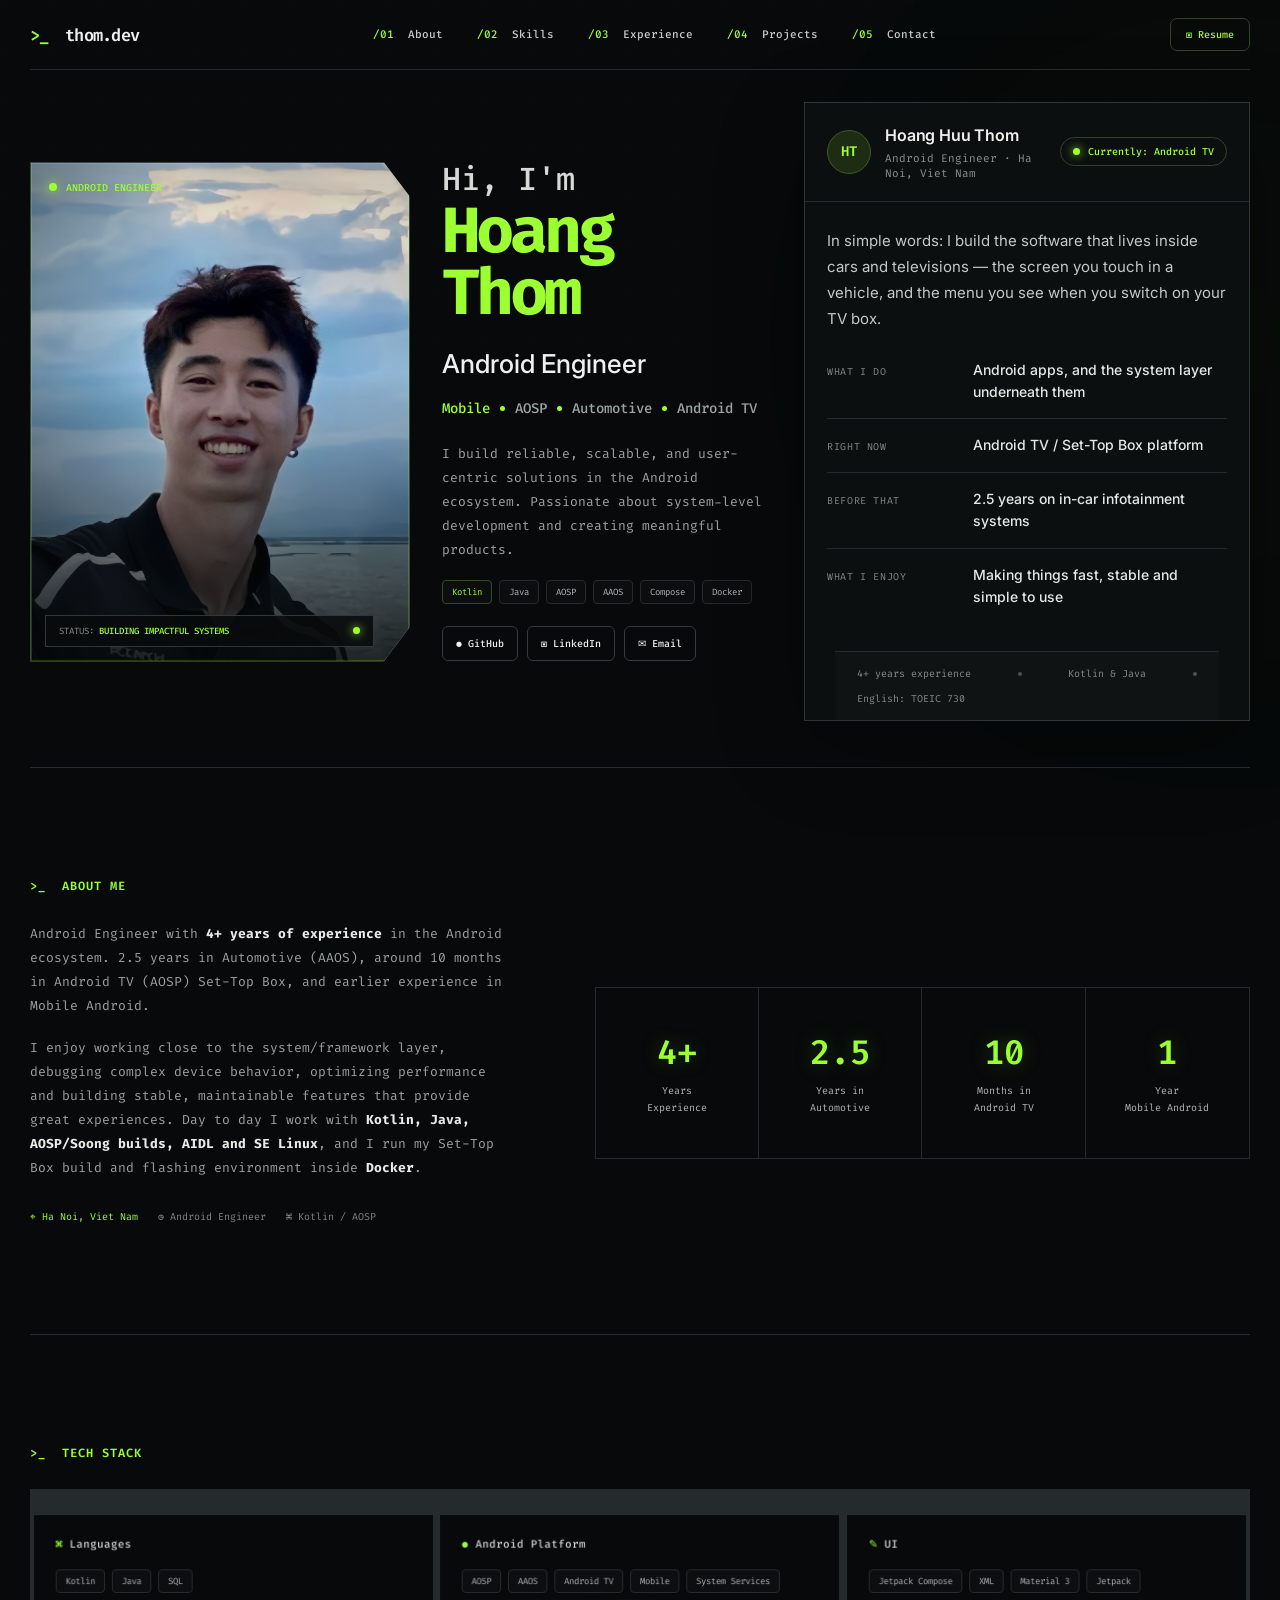
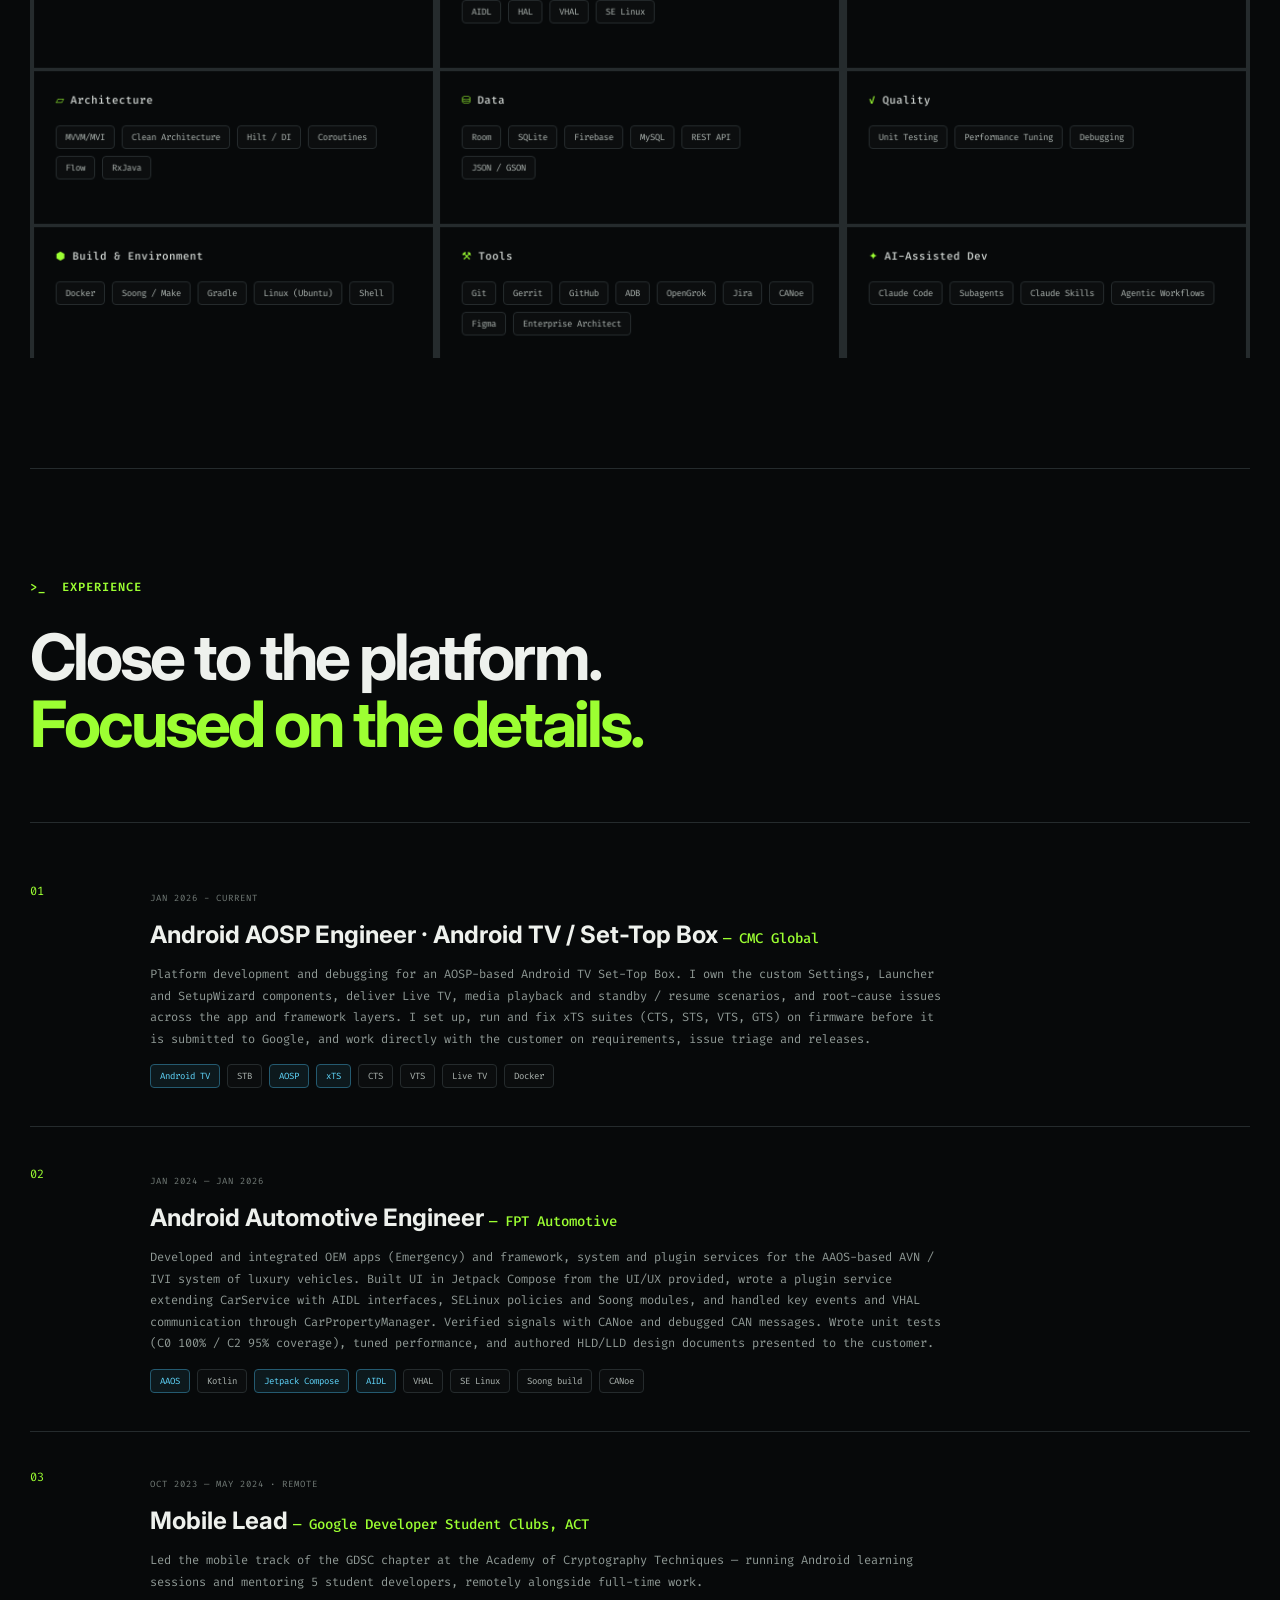
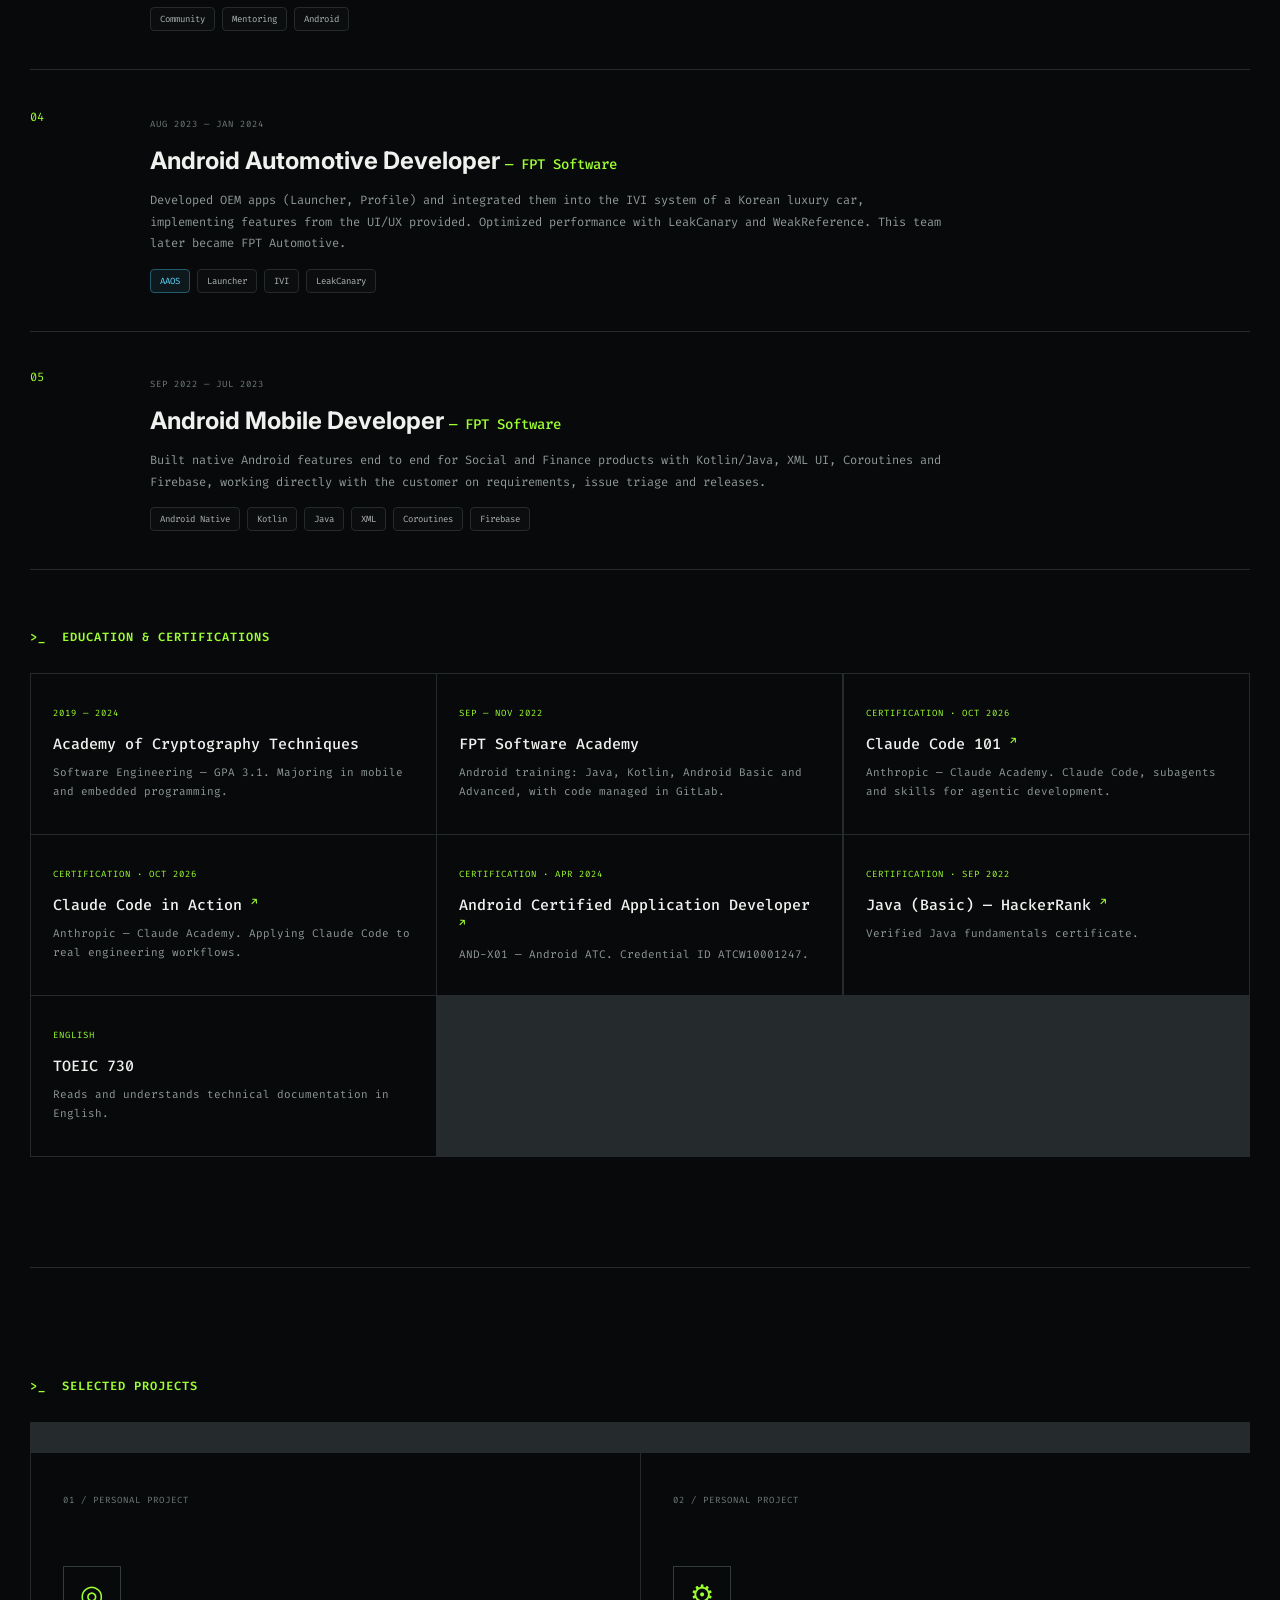
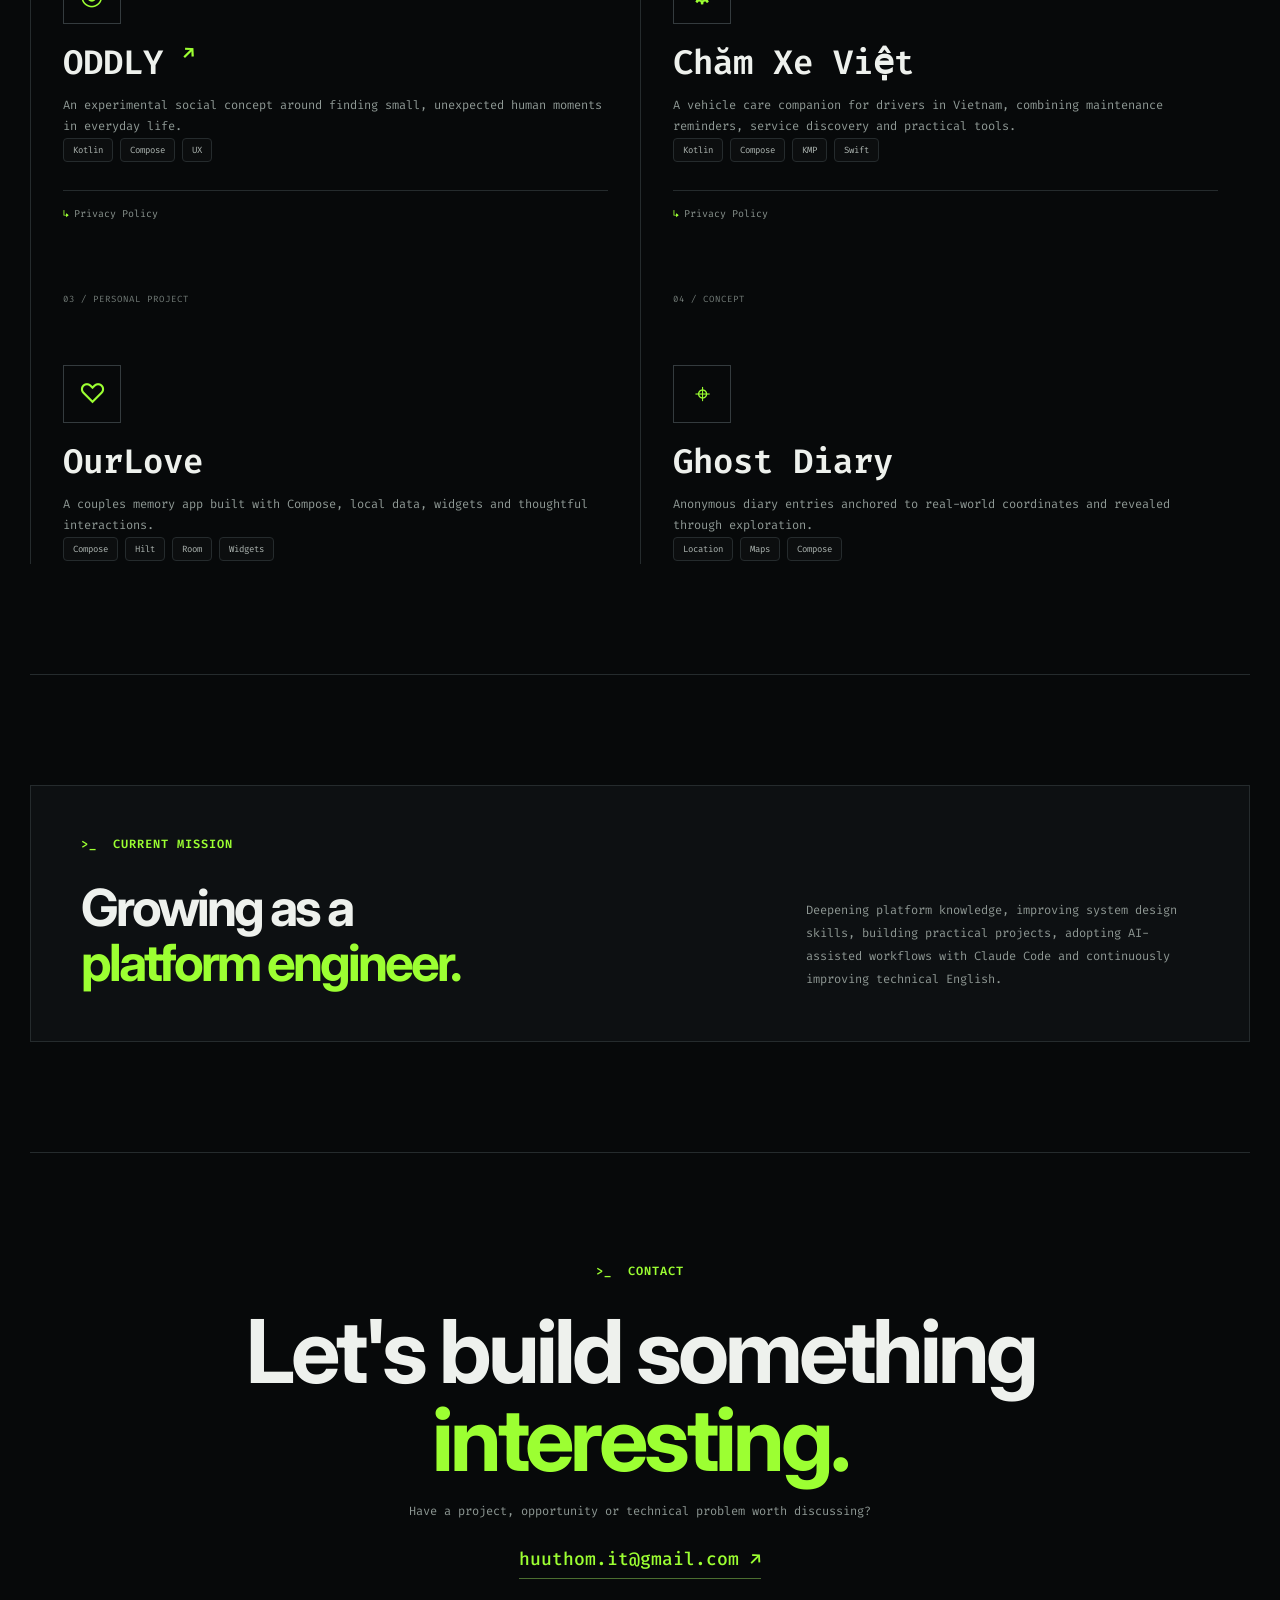
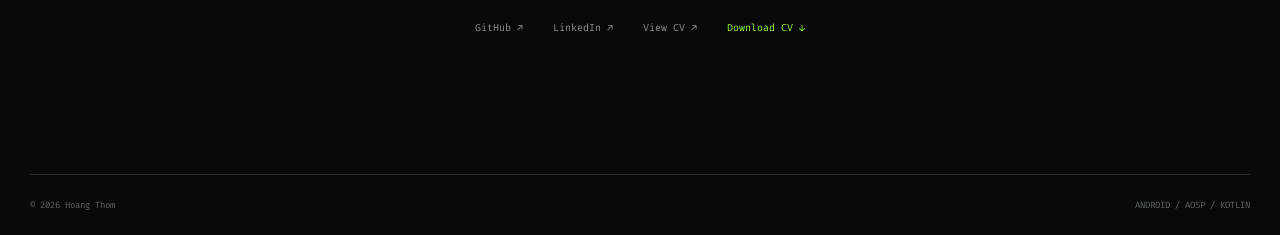
<file: index.html>
<!DOCTYPE html>
<html lang="en">
<head>
  <meta charset="UTF-8" />
  <meta name="viewport" content="width=device-width, initial-scale=1.0" />
  <meta name="description" content="Hoang Huu Thom — Android Engineer specializing in AOSP, Android Automotive, Android TV / Set-Top Box and Kotlin." />
  <title>Hoang Thom — Android Engineer</title>
  <link rel="icon" type="image/svg+xml" href="favicon.svg" />
  <script>document.documentElement.classList.add('js');</script>
  <link rel="preconnect" href="https://fonts.googleapis.com">
  <link rel="preconnect" href="https://fonts.gstatic.com" crossorigin>
  <link href="https://fonts.googleapis.com/css2?family=Fira+Code:wght@400;500;600&family=Inter:wght@400;500;600;700;800&display=swap" rel="stylesheet">
  <link rel="stylesheet" href="style.css" />
</head>

<body>
  <div class="grid-bg"></div>
  <div class="scroll-progress"></div>

  <header class="navbar">
    <a class="logo" href="#home"><span>&gt;_</span> thom.dev</a>

    <nav>
      <a href="#about"><b>/01</b> About</a>
      <a href="#skills"><b>/02</b> Skills</a>
      <a href="#experience"><b>/03</b> Experience</a>
      <a href="#projects"><b>/04</b> Projects</a>
      <a href="#contact"><b>/05</b> Contact</a>
    </nav>

    <a class="resume-btn" href="CV_HoangHuuThom.pdf" target="_blank" rel="noopener">▣ Resume</a>
  </header>

  <main>
    <!-- HERO -->
    <section id="home" class="hero">
      <div class="hero-photo-card">
        <div class="photo-status"><span></span> ANDROID ENGINEER</div>

        <div class="photo-wrap">
          <img src="profile.jpg" alt="Portrait of Hoang Thom" />
          <div class="photo-gradient"></div>
        </div>

        <div class="photo-caption">
          <span>STATUS: <strong>BUILDING IMPACTFUL SYSTEMS</strong></span>
          <i></i>
        </div>
      </div>

      <div class="hero-intro">
        <p class="hero-greeting">Hi, I'm</p>
        <h1>Hoang Thom</h1>
        <h2>Android Engineer</h2>

        <div class="focus-line">
          <span>Mobile</span><i></i>
          <span>AOSP</span><i></i>
          <span>Automotive</span><i></i>
          <span>Android TV</span>
        </div>

        <p class="hero-copy">
          I build reliable, scalable, and user-centric solutions in the Android
          ecosystem. Passionate about system-level development and creating
          meaningful products.
        </p>

        <div class="hero-tags">
          <span>Kotlin</span>
          <span>Java</span>
          <span>AOSP</span>
          <span>AAOS</span>
          <span>Compose</span>
          <span>Docker</span>
        </div>

        <div class="hero-links">
          <a href="https://github.com/lil-dua" target="_blank" rel="noopener">● GitHub</a>
          <a href="https://www.linkedin.com/in/ryanhoang21/" target="_blank" rel="noopener">▣ LinkedIn</a>
          <a href="mailto:huuthom.it@gmail.com">✉ Email</a>
        </div>
      </div>

      <div class="intro-panel">
        <article class="intro-card">
          <header class="intro-head">
            <span class="intro-avatar">HT</span>
            <div class="intro-id">
              <strong>Hoang Huu Thom</strong>
              <small>Android Engineer · Ha Noi, Viet Nam</small>
            </div>
            <span class="intro-badge"><i></i> Currently: Android TV</span>
          </header>

          <div class="intro-body">
            <p class="intro-lead">
              In simple words: I build the software that lives inside cars and
              televisions — the screen you touch in a vehicle, and the menu you
              see when you switch on your TV box.
            </p>

            <ul class="intro-facts">
              <li>
                <span>What I do</span>
                <strong>Android apps, and the system layer underneath them</strong>
              </li>
              <li>
                <span>Right now</span>
                <strong>Android TV / Set-Top Box platform</strong>
              </li>
              <li>
                <span>Before that</span>
                <strong>2.5 years on in-car infotainment systems</strong>
              </li>
              <li>
                <span>What I enjoy</span>
                <strong>Making things fast, stable and simple to use</strong>
              </li>
            </ul>
          </div>

          <footer class="intro-foot">
            <span>4+ years experience</span><i></i>
            <span>Kotlin &amp; Java</span><i></i>
            <span>English: TOEIC 730</span>
          </footer>
        </article>
      </div>
    </section>

    <!-- ABOUT -->
    <section id="about" class="section about">
      <div class="section-title reveal">
        <span>&gt;_</span> ABOUT ME
      </div>

      <div class="about-grid">
        <div class="about-copy reveal">
          <p>
            Android Engineer with <strong>4+ years of experience</strong>
            in the Android ecosystem. 2.5 years in Automotive (AAOS),
            around 10 months in Android TV (AOSP) Set-Top Box, and earlier
            experience in Mobile Android.
          </p>
          <p>
            I enjoy working close to the system/framework layer, debugging
            complex device behavior, optimizing performance and building
            stable, maintainable features that provide great experiences.
            Day to day I work with <strong>Kotlin, Java, AOSP/Soong builds,
            AIDL and SE Linux</strong>, and I run my Set-Top Box build and
            flashing environment inside <strong>Docker</strong>.
          </p>

          <div class="about-meta">
            <span>⌖ Ha Noi, Viet Nam</span>
            <span>◷ Android Engineer</span>
            <span>⌘ Kotlin / AOSP</span>
          </div>
        </div>

        <div class="stats-grid reveal reveal-scale">
          <div class="stat"><strong>4+</strong><span>Years<br>Experience</span></div>
          <div class="stat"><strong>2.5</strong><span>Years in<br>Automotive</span></div>
          <div class="stat"><strong>10</strong><span>Months in<br>Android TV</span></div>
          <div class="stat"><strong>1</strong><span>Year<br>Mobile Android</span></div>
        </div>
      </div>
    </section>

    <!-- SKILLS -->
    <section id="skills" class="section">
      <div class="section-title reveal"><span>&gt;_</span> TECH STACK</div>

      <div class="stack-grid stagger">
        <div class="stack-card reveal">
          <h3>⌘ Languages</h3>
          <div class="tags"><span>Kotlin</span><span>Java</span><span>SQL</span></div>
        </div>

        <div class="stack-card reveal">
          <h3>● Android Platform</h3>
          <div class="tags"><span>AOSP</span><span>AAOS</span><span>Android TV</span><span>Mobile</span><span>System Services</span><span>AIDL</span><span>HAL</span><span>VHAL</span><span>SE Linux</span></div>
        </div>

        <div class="stack-card reveal">
          <h3>✎ UI</h3>
          <div class="tags"><span>Jetpack Compose</span><span>XML</span><span>Material 3</span><span>Jetpack</span></div>
        </div>

        <div class="stack-card reveal">
          <h3>▱ Architecture</h3>
          <div class="tags"><span>MVVM/MVI</span><span>Clean Architecture</span><span>Hilt / DI</span><span>Coroutines</span><span>Flow</span><span>RxJava</span></div>
        </div>

        <div class="stack-card reveal">
          <h3>⛁ Data</h3>
          <div class="tags"><span>Room</span><span>SQLite</span><span>Firebase</span><span>MySQL</span><span>REST API</span><span>JSON / GSON</span></div>
        </div>

        <div class="stack-card reveal">
          <h3>✓ Quality</h3>
          <div class="tags"><span>Unit Testing</span><span>Performance Tuning</span><span>Debugging</span></div>
        </div>

        <div class="stack-card reveal">
          <h3>⬢ Build &amp; Environment</h3>
          <div class="tags"><span>Docker</span><span>Soong / Make</span><span>Gradle</span><span>Linux (Ubuntu)</span><span>Shell</span></div>
        </div>

        <div class="stack-card reveal">
          <h3>⚒ Tools</h3>
          <div class="tags"><span>Git</span><span>Gerrit</span><span>GitHub</span><span>ADB</span><span>OpenGrok</span><span>Jira</span><span>CANoe</span><span>Figma</span><span>Enterprise Architect</span></div>
        </div>

        <div class="stack-card reveal">
          <h3>✦ AI-Assisted Dev</h3>
          <div class="tags"><span>Claude Code</span><span>Subagents</span><span>Claude Skills</span><span>Agentic Workflows</span></div>
        </div>
      </div>
    </section>

    <!-- EXPERIENCE -->
    <section id="experience" class="section experience">
      <div class="section-title reveal"><span>&gt;_</span> EXPERIENCE</div>
      <h2 class="reveal">Close to the platform.<br><span>Focused on the details.</span></h2>

      <div class="timeline">
        <article class="reveal">
          <div class="timeline-index">01</div>
          <div>
            <small>JAN 2026 - CURRENT</small>
            <h3>Android AOSP Engineer · Android TV / Set-Top Box <span class="company">— CMC Global</span></h3>
            <p>
              Platform development and debugging for an AOSP-based Android TV
              Set-Top Box. I own the custom Settings, Launcher and SetupWizard
              components, deliver Live TV, media playback and standby / resume
              scenarios, and root-cause issues across the app and framework
              layers. I set up, run and fix xTS suites (CTS, STS, VTS, GTS) on
              firmware before it is submitted to Google, and work directly with
              the customer on requirements, issue triage and releases.
            </p>
            <div class="tags"><span class="tag-hl">Android TV</span><span>STB</span><span class="tag-hl">AOSP</span><span class="tag-hl">xTS</span><span>CTS</span><span>VTS</span><span>Live TV</span><span>Docker</span></div>
          </div>
        </article>

        <article class="reveal">
          <div class="timeline-index">02</div>
          <div>
            <small>JAN 2024 — JAN 2026</small>
            <h3>Android Automotive Engineer <span class="company">— FPT Automotive</span></h3>
            <p>
              Developed and integrated OEM apps (Emergency) and
              framework, system and plugin services for the AAOS-based AVN /
              IVI system of luxury vehicles. Built UI in Jetpack Compose from
              the UI/UX provided, wrote a plugin service extending CarService
              with AIDL interfaces, SELinux policies and Soong modules, and
              handled key events and VHAL communication through
              CarPropertyManager. Verified signals with CANoe and debugged CAN
              messages. Wrote unit tests (C0 100% / C2 95% coverage), tuned
              performance, and authored HLD/LLD design documents presented to
              the customer.
            </p>
            <div class="tags"><span class="tag-hl">AAOS</span><span>Kotlin</span><span class="tag-hl">Jetpack Compose</span><span class="tag-hl">AIDL</span><span>VHAL</span><span>SE Linux</span><span>Soong build</span><span>CANoe</span></div>
          </div>
        </article>

        <article class="reveal">
          <div class="timeline-index">03</div>
          <div>
            <small>OCT 2023 — MAY 2024 · REMOTE</small>
            <h3>Mobile Lead <span class="company">— Google Developer Student Clubs, ACT</span></h3>
            <p>
              Led the mobile track of the GDSC chapter at the Academy of
              Cryptography Techniques — running Android learning sessions
              and mentoring 5 student developers, remotely alongside
              full-time work.
            </p>
            <div class="tags"><span>Community</span><span>Mentoring</span><span>Android</span></div>
          </div>
        </article>

        <article class="reveal">
          <div class="timeline-index">04</div>
          <div>
            <small>AUG 2023 — JAN 2024</small>
            <h3>Android Automotive Developer <span class="company">— FPT Software</span></h3>
            <p>
              Developed OEM apps (Launcher, Profile) and integrated them into
              the IVI system of a Korean luxury car, implementing features from
              the UI/UX provided. Optimized performance with LeakCanary and
              WeakReference. This team later became FPT Automotive.
            </p>
            <div class="tags"><span class="tag-hl">AAOS</span><span>Launcher</span><span>IVI</span><span>LeakCanary</span></div>
          </div>
        </article>

        <article class="reveal">
          <div class="timeline-index">05</div>
          <div>
            <small>SEP 2022 — JUL 2023</small>
            <h3>Android Mobile Developer <span class="company">— FPT Software</span></h3>
            <p>
              Built native Android features end to end for Social and Finance
              products with Kotlin/Java, XML UI, Coroutines and Firebase,
              working directly with the customer on requirements, issue triage
              and releases.
            </p>
            <div class="tags"><span>Android Native</span><span>Kotlin</span><span>Java</span><span>XML</span><span>Coroutines</span><span>Firebase</span></div>
          </div>
        </article>

      </div>

      <!-- EDUCATION & CERTIFICATIONS -->
      <div class="section-title sub-title reveal"><span>&gt;_</span> EDUCATION &amp; CERTIFICATIONS</div>

      <div class="credentials stagger">
        <article class="credential reveal">
          <small>2019 — 2024</small>
          <h3>Academy of Cryptography Techniques</h3>
          <p>Software Engineering — GPA 3.1. Majoring in mobile and embedded programming.</p>
        </article>

        <article class="credential reveal">
          <small>SEP — NOV 2022</small>
          <h3>FPT Software Academy</h3>
          <p>Android training: Java, Kotlin, Android Basic and Advanced, with code managed in GitLab.</p>
        </article>

        <article class="credential reveal">
          <small>CERTIFICATION · OCT 2026</small>
          <h3><a href="https://academy.claude.com/verify/f7197066e1fe9b9ac900dab3806d229e" target="_blank" rel="noopener">Claude Code 101 <span aria-hidden="true">↗</span></a></h3>
          <p>Anthropic — Claude Academy. Claude Code, subagents and skills for agentic development.</p>
        </article>

        <article class="credential reveal">
          <small>CERTIFICATION · OCT 2026</small>
          <h3><a href="https://academy.claude.com/verify/ab624784808a52d232ced15e37e80e5e" target="_blank" rel="noopener">Claude Code in Action <span aria-hidden="true">↗</span></a></h3>
          <p>Anthropic — Claude Academy. Applying Claude Code to real engineering workflows.</p>
        </article>

        <article class="credential reveal">
          <small>CERTIFICATION · APR 2024</small>
          <h3><a href="https://androidatc.com/_transcript.php?action=public&u=mNbj2Nre1pKbpHGXzs%2FN3p3M058%3D" target="_blank" rel="noopener">Android Certified Application Developer <span aria-hidden="true">↗</span></a></h3>
          <p>AND-X01 — Android ATC. Credential ID ATCW10001247.</p>
        </article>

        <article class="credential reveal">
          <small>CERTIFICATION · SEP 2022</small>
          <h3><a href="https://www.hackerrank.com/certificates/5ca6325305a4" target="_blank" rel="noopener">Java (Basic) — HackerRank <span aria-hidden="true">↗</span></a></h3>
          <p>Verified Java fundamentals certificate.</p>
        </article>

        <article class="credential reveal">
          <small>ENGLISH</small>
          <h3>TOEIC 730</h3>
          <p>Reads and understands technical documentation in English.</p>
        </article>
      </div>
    </section>

    <!-- PROJECTS -->
    <section id="projects" class="section">
      <div class="section-title reveal"><span>&gt;_</span> SELECTED PROJECTS</div>

      <div class="projects-grid stagger">
        <article class="project reveal">
          <small>01 / PERSONAL PROJECT</small>
          <div class="project-symbol">◎</div>
          <h3><a href="projects/oddly">ODDLY <span aria-hidden="true">↗</span></a></h3>
          <p>
            An experimental social concept around finding small, unexpected
            human moments in everyday life.
          </p>
          <div class="tags"><span>Kotlin</span><span>Compose</span><span>UX</span></div>
          <nav class="project-links" aria-label="ODDLY links">
            <a href="projects/oddly/privacy/privacy-policy.html">Privacy Policy</a>
          </nav>
        </article>

        <article class="project reveal">
          <small>02 / PERSONAL PROJECT</small>
          <div class="project-symbol">⚙</div>
          <h3>Chăm Xe Việt</h3>
          <p>
            A vehicle care companion for drivers in Vietnam, combining
            maintenance reminders, service discovery and practical tools.
          </p>
          <div class="tags"><span>Kotlin</span><span>Compose</span><span>KMP</span><span>Swift</span></div>
          <nav class="project-links" aria-label="Chăm Xe Việt links">
            <a href="projects/chamxeviet/privacy/privacy-policy.html">Privacy Policy</a>
          </nav>
        </article>

        <article class="project reveal">
          <small>03 / PERSONAL PROJECT</small>
          <div class="project-symbol">♡</div>
          <h3>OurLove</h3>
          <p>A couples memory app built with Compose, local data, widgets and thoughtful interactions.</p>
          <div class="tags"><span>Compose</span><span>Hilt</span><span>Room</span><span>Widgets</span></div>
        </article>

        <article class="project reveal">
          <small>04 / CONCEPT</small>
          <div class="project-symbol">⌖</div>
          <h3>Ghost Diary</h3>
          <p>Anonymous diary entries anchored to real-world coordinates and revealed through exploration.</p>
          <div class="tags"><span>Location</span><span>Maps</span><span>Compose</span></div>
        </article>
      </div>
    </section>

    <!-- MISSION -->
    <section class="section mission">
      <div class="mission-box reveal">
        <div>
          <div class="section-title"><span>&gt;_</span> CURRENT MISSION</div>
          <h2>Growing as a<br><span>platform engineer.</span></h2>
        </div>
        <p>
          Deepening platform knowledge, improving system design skills,
          building practical projects, adopting AI-assisted workflows with
          Claude Code and continuously improving technical English.
        </p>
      </div>
    </section>

    <!-- CONTACT -->
    <section id="contact" class="section contact">
      <div class="section-title reveal"><span>&gt;_</span> CONTACT</div>
      <h2 class="reveal">Let's build something<br><span>interesting.</span></h2>
      <p class="reveal">Have a project, opportunity or technical problem worth discussing?</p>
      <a class="email reveal" href="mailto:huuthom.it@gmail.com">huuthom.it@gmail.com ↗</a>

      <div class="contact-links reveal">
        <a href="https://github.com/lil-dua" target="_blank" rel="noopener">GitHub ↗</a>
        <a href="https://www.linkedin.com/in/ryanhoang21/" target="_blank" rel="noopener">LinkedIn ↗</a>
        <a href="CV_HoangHuuThom.pdf" target="_blank" rel="noopener">View CV ↗</a>
        <a class="link-download" href="CV_HoangHuuThom.pdf" download>Download CV ↓</a>
      </div>
    </section>
  </main>

  <footer>
    <span>© 2026 Hoang Thom</span>
    <span>ANDROID / AOSP / KOTLIN</span>
  </footer>

  <script>
    (function () {
      var reduced = window.matchMedia('(prefers-reduced-motion: reduce)').matches;
      var items = document.querySelectorAll('.reveal');

      // stagger children inside containers marked .stagger
      document.querySelectorAll('.stagger').forEach(function (group) {
        var i = 0;
        Array.prototype.forEach.call(group.children, function (child) {
          if (child.classList.contains('reveal')) {
            child.style.setProperty('--d', (i * 90) + 'ms');
            i++;
          }
        });
      });

      if (reduced || !('IntersectionObserver' in window)) {
        items.forEach(function (el) { el.classList.add('is-visible'); });
      } else {
        var io = new IntersectionObserver(function (entries) {
          entries.forEach(function (entry) {
            if (entry.isIntersecting) {
              entry.target.classList.add('is-visible');
              io.unobserve(entry.target);
            }
          });
        }, { threshold: 0.12, rootMargin: '0px 0px -8% 0px' });
        items.forEach(function (el) { io.observe(el); });
      }

      // scroll progress bar + navbar state
      var bar = document.querySelector('.scroll-progress');
      var navbar = document.querySelector('.navbar');
      var links = document.querySelectorAll('nav a[href^="#"]');
      var sections = Array.prototype.map.call(links, function (a) {
        return document.querySelector(a.getAttribute('href'));
      });
      var ticking = false;

      function onScroll() {
        var max = document.documentElement.scrollHeight - window.innerHeight;
        var y = window.scrollY;
        if (bar) bar.style.transform = 'scaleX(' + (max > 0 ? y / max : 0) + ')';
        if (navbar) navbar.classList.toggle('is-scrolled', y > 24);

        var current = -1;
        sections.forEach(function (sec, i) {
          if (sec && sec.getBoundingClientRect().top <= window.innerHeight * 0.35) current = i;
        });
        links.forEach(function (a, i) { a.classList.toggle('is-active', i === current); });
        ticking = false;
      }

      window.addEventListener('scroll', function () {
        if (!ticking) { ticking = true; window.requestAnimationFrame(onScroll); }
      }, { passive: true });
      onScroll();
    })();
  </script>
</body>
</html>
</file>
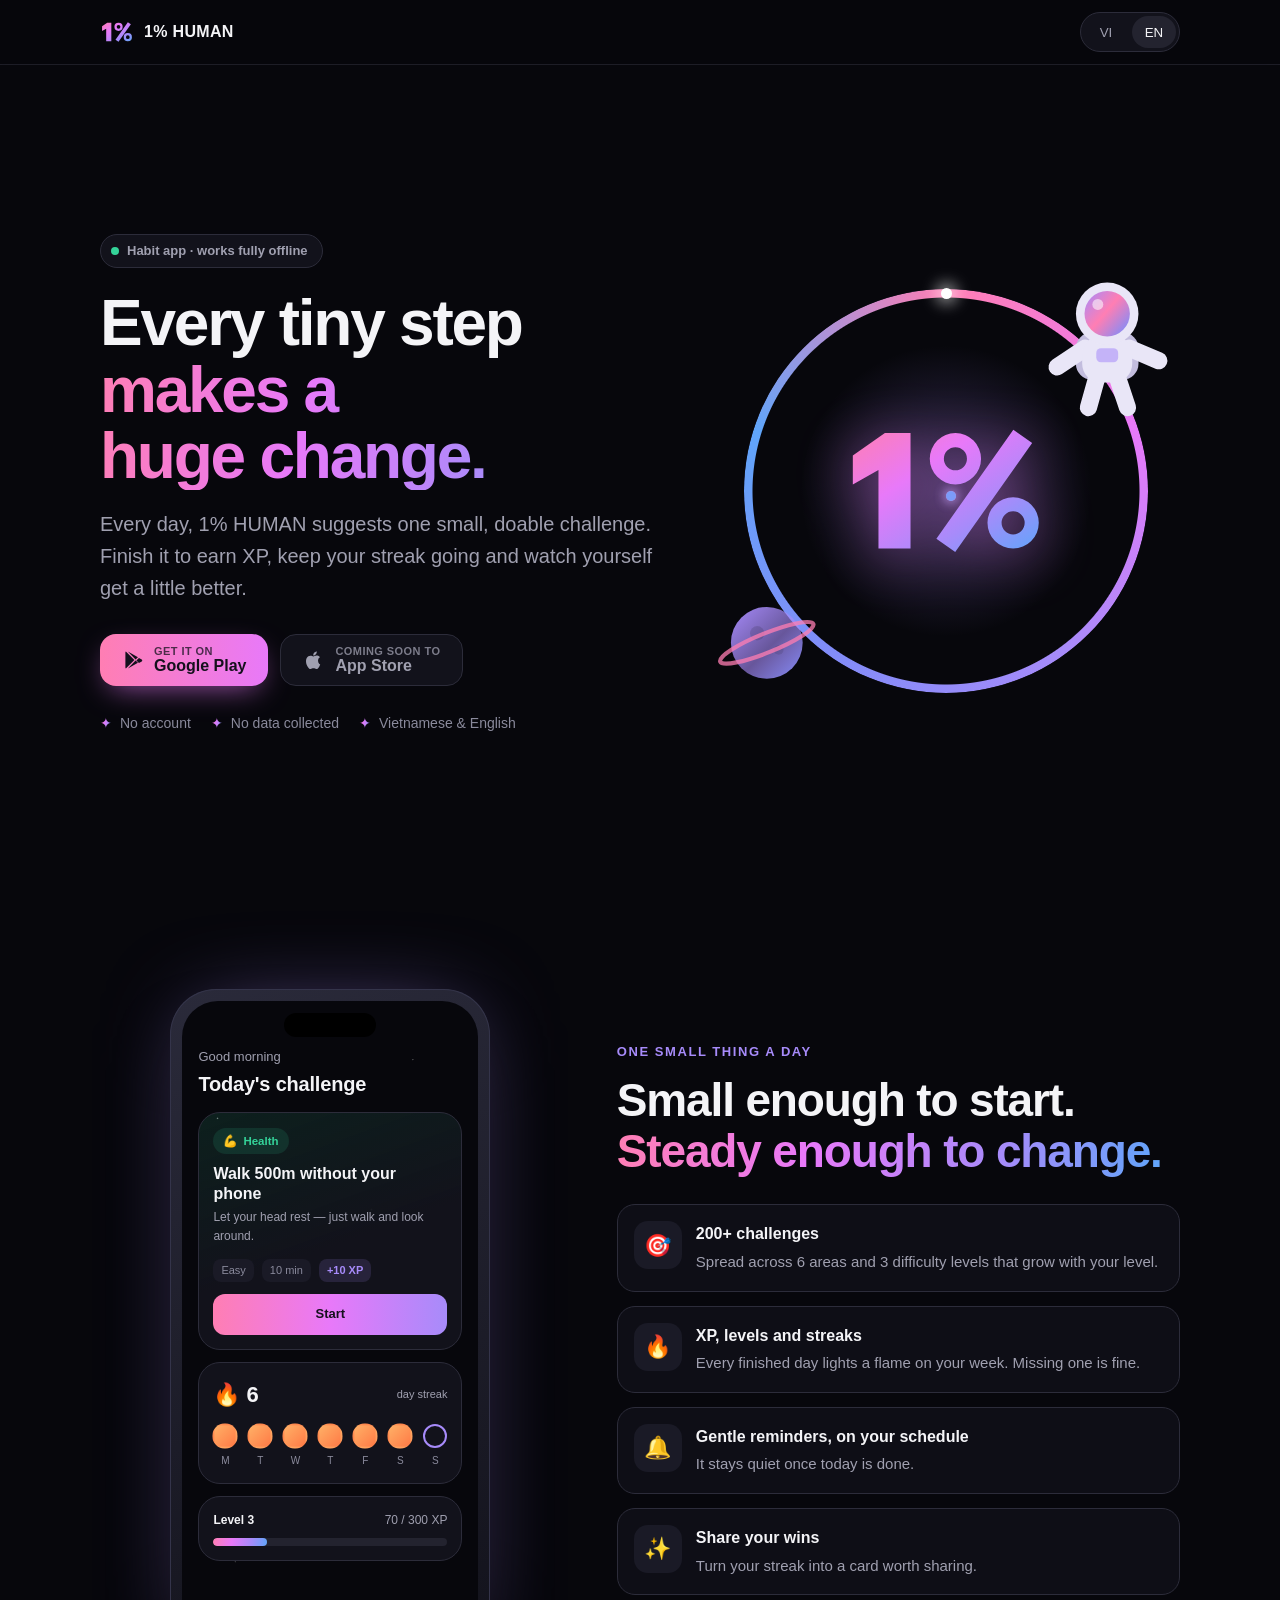
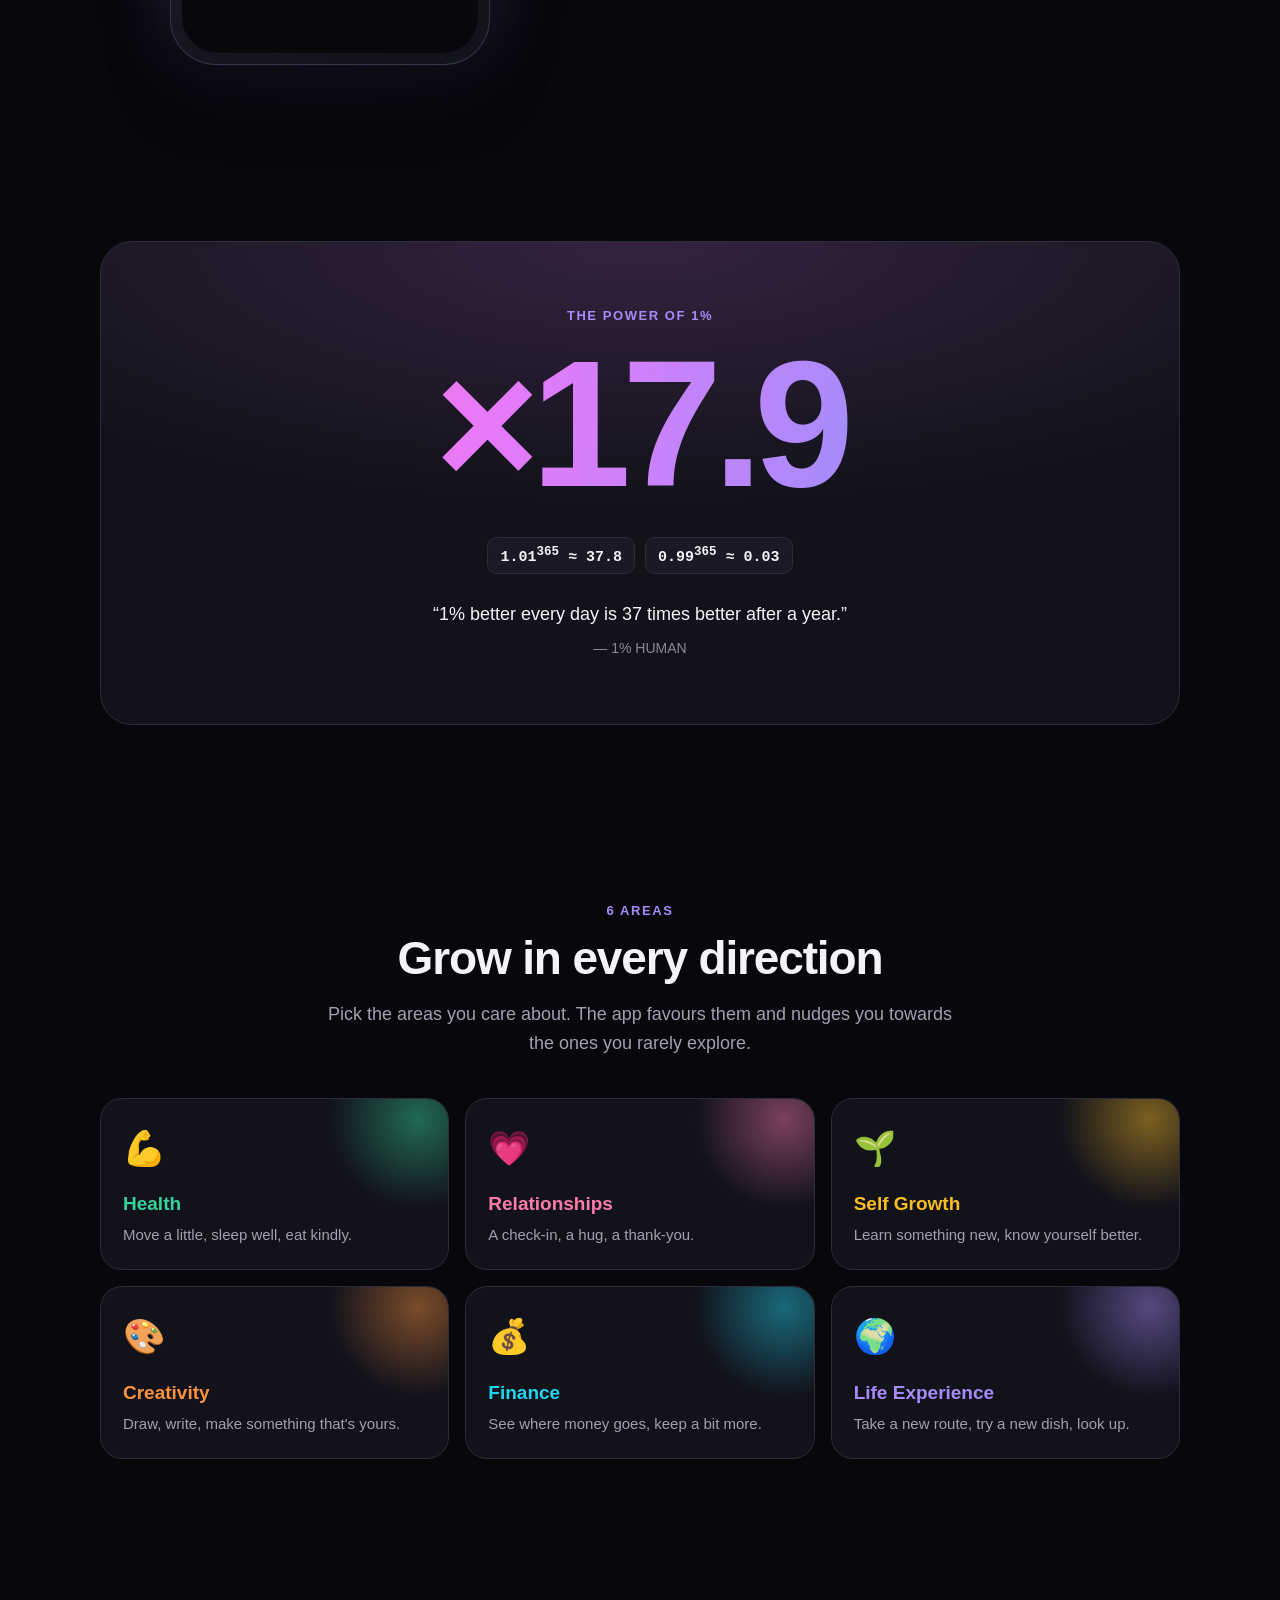
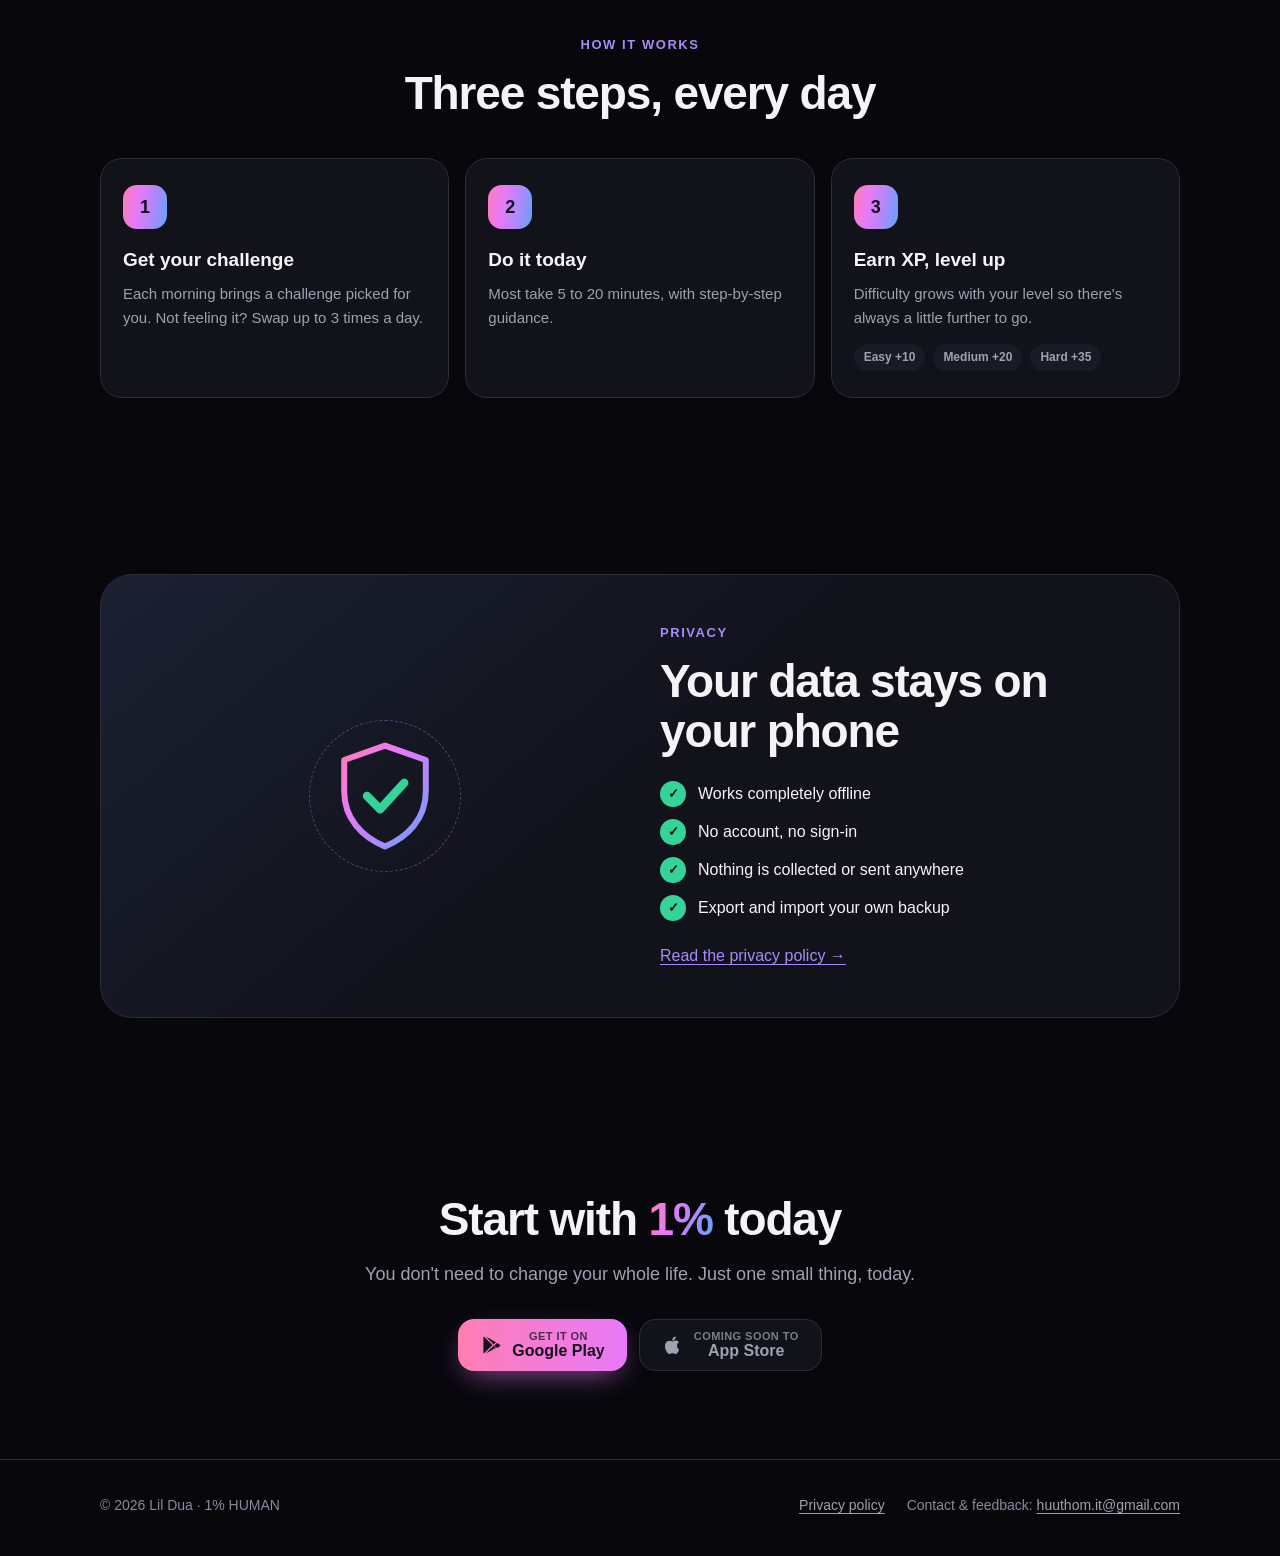
<file: projects/oddly/index.html>
<!doctype html>
<!--
  Landing page source for 1% HUMAN.
  Publish as projects/oddly/index.html in the repo lil-dua.github.io.
  The published URL must match Brand.WEBSITE_URL (https://lil-dua.github.io/projects/oddly/):
  it is printed on share cards and in share captions, the Support URL and Marketing URL.
  TODO (T-17): replace the "Coming soon" App Store button with the real link once the app has an ID.

  Self-contained on purpose: no web fonts, scripts, images or analytics from other hosts, so the
  page keeps the app's "no data collection" promise. The mark, astronaut, ring and colours mirror
  tools/IconRenderer.swift, ui/components/Illustrations.kt and core/design/PaletteSpec.kt.
  Bilingual: every visible string exists as a vi/en pair; the toggle only switches which one shows.
-->
<html lang="vi" data-lang="vi">
<head>
<meta charset="utf-8">
<meta name="viewport" content="width=device-width, initial-scale=1, viewport-fit=cover">
<meta name="color-scheme" content="dark">
<meta name="theme-color" content="#07070C">
<meta name="description" content="1% HUMAN — mỗi ngày một thử thách nhỏ. Ứng dụng thói quen hoạt động ngoại tuyến, không tài khoản, không thu thập dữ liệu.">
<link rel="icon" type="image/svg+xml" href="data:image/svg+xml,<svg xmlns='http://www.w3.org/2000/svg' viewBox='0 0 100 100'><defs><linearGradient id='g' x1='0' y1='0' x2='1' y2='1'><stop offset='0' stop-color='%23FF7EB3'/><stop offset='.35' stop-color='%23E879F9'/><stop offset='.7' stop-color='%23A78BFA'/><stop offset='1' stop-color='%2360A5FA'/></linearGradient></defs><rect width='100' height='100' rx='22' fill='%2307070C'/><g transform='translate(-4 -6) scale(1.2)'><path fill='url(%23g)' fill-rule='evenodd' d='M44 36V72H34V47.5L26 52V43L36 36Z M50 44a8 8 0 1 0 16 0a8 8 0 1 0-16 0Z M54.4 44a3.6 3.6 0 1 0 7.2 0a3.6 3.6 0 1 0-7.2 0Z M68 64a8 8 0 1 0 16 0a8 8 0 1 0-16 0Z M72.4 64a3.6 3.6 0 1 0 7.2 0a3.6 3.6 0 1 0-7.2 0Z M52.06 68.92L57.94 73.08L81.94 39.08L76.06 34.92Z'/></g></svg>">
<meta property="og:title" content="1% HUMAN">
<meta property="og:description" content="Mỗi bước chân nhỏ tạo nên thay đổi lớn. Every tiny step makes a huge change.">
<meta property="og:url" content="https://lil-dua.github.io/projects/oddly/">
<title>1% HUMAN — Mỗi ngày tốt hơn 1%</title>
<style>
  :root {
    --bg: #07070C; --surface: #12121B; --surface-2: #1A1A26; --surface-3: #23232F; --outline: #2C2C3A;
    --text: #F4F4F7; --text-2: #A0A0B0; --text-3: #8A8A9C;
    --pink: #FF7EB3; --magenta: #E879F9; --purple: #A78BFA; --indigo: #818CF8; --blue: #60A5FA;
    --flame: #FF7A45; --flame-2: #FFB067; --success: #34D399;
    --brand: linear-gradient(100deg, var(--pink), var(--magenta) 35%, var(--purple) 70%, var(--blue));
    --radius: 22px;
    --pad: max(20px, env(safe-area-inset-left));
  }
  * { box-sizing: border-box; }
  html { scroll-behavior: smooth; background: var(--bg); }
  body {
    margin: 0; background: var(--bg); color: var(--text); overflow-x: hidden;
    font: 16px/1.6 -apple-system, BlinkMacSystemFont, "SF Pro Text", "Segoe UI", Roboto, "Helvetica Neue", Arial, sans-serif;
    -webkit-font-smoothing: antialiased;
  }
  /* Bilingual switch: hide whichever language is not active. */
  html[data-lang="vi"] [lang="en"]:not(html), html[data-lang="en"] [lang="vi"]:not(html) { display: none !important; }

  a { color: var(--purple); text-decoration-thickness: 1px; text-underline-offset: 3px; }
  a:hover { color: var(--pink); }
  :focus-visible { outline: 2px solid var(--pink); outline-offset: 3px; border-radius: 8px; }
  .wrap { max-width: 1120px; margin: 0 auto; padding: 0 var(--pad); }
  .grad-text { background: var(--brand); -webkit-background-clip: text; background-clip: text; color: transparent; }

  /* ---------- Sky ---------- */
  #sky { position: fixed; inset: 0; width: 100%; height: 100%; z-index: -2; pointer-events: none; }
  .orb { position: fixed; z-index: -1; border-radius: 50%; filter: blur(70px); opacity: .45; pointer-events: none; }
  .orb.a { width: 520px; height: 520px; background: radial-gradient(circle, rgba(232,121,249,.55), transparent 65%); top: -160px; right: -120px; animation: drift 18s ease-in-out infinite alternate; }
  .orb.b { width: 460px; height: 460px; background: radial-gradient(circle, rgba(96,165,250,.40), transparent 65%); bottom: -180px; left: -140px; animation: drift 22s ease-in-out infinite alternate-reverse; }
  @keyframes drift { to { transform: translate(-60px, 50px) scale(1.08); } }

  /* ---------- Nav ---------- */
  nav { position: sticky; top: 0; z-index: 10; backdrop-filter: blur(14px); -webkit-backdrop-filter: blur(14px);
    background: rgba(7,7,12,.62); border-bottom: 1px solid rgba(44,44,58,.6); padding-top: env(safe-area-inset-top); }
  nav .wrap { display: flex; align-items: center; justify-content: space-between; height: 64px; }
  .logo { display: flex; align-items: center; gap: 10px; color: var(--text); text-decoration: none; font-weight: 800; letter-spacing: .02em; }
  .logo svg { width: 34px; height: 34px; }
  .lang { display: flex; gap: 4px; background: var(--surface); border: 1px solid var(--outline); border-radius: 999px; padding: 3px; }
  .lang button { font: 600 13px/1 inherit; font-family: inherit; color: var(--text-2); background: none; border: 0; border-radius: 999px; padding: 8px 12px; cursor: pointer; min-width: 44px; min-height: 32px; }
  .lang button[aria-pressed="true"] { background: var(--surface-3); color: var(--text); }

  /* ---------- Hero ---------- */
  .hero { display: grid; grid-template-columns: 1.1fr .9fr; gap: 40px; align-items: center; padding: 72px 0 56px; min-height: min(calc(100svh - 64px), 860px); }
  .eyebrow { display: inline-flex; align-items: center; gap: 8px; font-size: 13px; font-weight: 600; color: var(--text-2);
    background: var(--surface); border: 1px solid var(--outline); border-radius: 999px; padding: 6px 14px 6px 10px; }
  .eyebrow .dot { width: 8px; height: 8px; border-radius: 50%; background: var(--success); box-shadow: 0 0 0 0 rgba(52,211,153,.6); animation: ping 2.4s infinite; }
  @keyframes ping { 0% { box-shadow: 0 0 0 0 rgba(52,211,153,.55); } 80%,100% { box-shadow: 0 0 0 10px rgba(52,211,153,0); } }
  h1 { text-wrap: balance; font-size: clamp(36px, 5.2vw, 64px); line-height: 1.04; letter-spacing: -.035em; margin: 22px 0 18px; font-weight: 800; }
  h1 .line { display: block; }
  .lead { font-size: clamp(17px, 1.6vw, 20px); color: var(--text-2); max-width: 34em; margin: 0 0 30px; }
  .ctas { display: flex; flex-wrap: wrap; gap: 12px; }
  .btn { display: inline-flex; align-items: center; gap: 10px; min-height: 52px; padding: 0 22px; border-radius: 16px;
    font-weight: 700; font-size: 16px; text-decoration: none; transition: transform .2s ease, box-shadow .2s ease; }
  .btn svg { width: 22px; height: 22px; flex: none; }
  .btn.primary { color: #14101C; background: linear-gradient(90deg, var(--pink), var(--magenta), var(--purple)); background-size: 200% 100%;
    box-shadow: 0 10px 30px -10px rgba(232,121,249,.7); animation: sheen 6s ease-in-out infinite; }
  .btn.primary:hover { color: #14101C; transform: translateY(-2px); box-shadow: 0 16px 40px -12px rgba(232,121,249,.85); }
  @keyframes sheen { 50% { background-position: 100% 0; } }
  .btn.ghost { color: var(--text-2); background: var(--surface); border: 1px solid var(--outline); cursor: default; }
  .btn small { display: block; font-size: 11px; font-weight: 600; opacity: .75; letter-spacing: .04em; text-transform: uppercase; }
  .btn span.two { display: flex; flex-direction: column; line-height: 1.15; }
  .trust { display: flex; flex-wrap: wrap; gap: 8px 20px; margin-top: 26px; padding: 0; list-style: none; color: var(--text-3); font-size: 14px; }
  .trust li::before { content: "✦"; margin-right: 8px; background: var(--brand); -webkit-background-clip: text; background-clip: text; color: transparent; }

  .stage { position: relative; aspect-ratio: 1; width: min(100%, 460px); justify-self: center; }
  .ring { position: absolute; inset: 6%; border-radius: 50%;
    background: conic-gradient(from 0deg, var(--pink), var(--magenta), var(--purple), var(--indigo), var(--blue), var(--pink));
    -webkit-mask: radial-gradient(farthest-side, transparent calc(100% - 9px), #000 calc(100% - 8px));
            mask: radial-gradient(farthest-side, transparent calc(100% - 9px), #000 calc(100% - 8px));
    animation: spin 4.2s linear infinite; filter: drop-shadow(0 0 18px rgba(167,139,250,.45)); }
  .bead { position: absolute; inset: 6%; animation: spin 4.2s linear infinite; }
  .bead::after { content: ""; position: absolute; top: -1px; left: 50%; width: 11px; height: 11px; margin-left: -5.5px; border-radius: 50%; background: #fff; box-shadow: 0 0 16px 4px rgba(255,255,255,.7); }
  @keyframes spin { to { transform: rotate(360deg); } }
  .halo { position: absolute; inset: 18%; border-radius: 50%; background: radial-gradient(circle, rgba(167,139,250,.30), transparent 70%); animation: breathe 5s ease-in-out infinite; }
  @keyframes breathe { 50% { transform: scale(1.08); opacity: .7; } }
  .mark { position: absolute; left: 27%; top: 27%; width: 46%; height: 46%; filter: drop-shadow(0 8px 28px rgba(232,121,249,.45)); }
  .astro { position: absolute; width: 34%; height: 34%; right: -2%; top: 2%; animation: bob 2.6s ease-in-out infinite alternate; }
  @keyframes bob { from { transform: translateY(-6px) rotate(-6deg); } to { transform: translateY(6px) rotate(4deg); } }
  .planet { position: absolute; width: 26%; height: 26%; left: -2%; bottom: 4%; animation: float 7s ease-in-out infinite alternate; }
  @keyframes float { to { transform: translate(10px, -14px) rotate(8deg); } }
  .spark { position: absolute; width: 10px; height: 10px; border-radius: 50%; background: var(--c); box-shadow: 0 0 12px var(--c); animation: orbit var(--d) linear infinite; top: 50%; left: 50%; }
  @keyframes orbit { from { transform: rotate(0deg) translateX(var(--r)) rotate(0deg); } to { transform: rotate(360deg) translateX(var(--r)) rotate(-360deg); } }

  /* ---------- Sections ---------- */
  section { padding: 88px 0; }
  .kicker { font-size: 13px; font-weight: 700; letter-spacing: .12em; text-transform: uppercase; color: var(--purple); margin: 0 0 12px; }
  h2 { font-size: clamp(30px, 4vw, 46px); line-height: 1.1; letter-spacing: -.025em; margin: 0 0 16px; }
  .sub { color: var(--text-2); font-size: 18px; max-width: 36em; margin: 0; }
  .center { text-align: center; } .center .sub { margin: 0 auto; }

  /* Phone */
  .showcase { display: grid; grid-template-columns: .9fr 1.1fr; gap: 56px; align-items: center; }
  .phone { position: relative; width: min(100%, 320px); justify-self: center; aspect-ratio: 9 / 19; border-radius: 46px; padding: 12px;
    background: linear-gradient(160deg, #2a2a3a, #12121b); box-shadow: 0 40px 80px -30px rgba(0,0,0,.9), 0 0 0 1px #34344a inset, 0 0 90px -30px rgba(167,139,250,.6); }
  .screen { position: relative; height: 100%; border-radius: 36px; overflow: hidden; background: var(--bg); padding: 46px 16px 16px; display: flex; flex-direction: column; gap: 12px; }
  .screen::before { content: ""; position: absolute; top: 12px; left: 50%; width: 92px; height: 24px; margin-left: -46px; border-radius: 14px; background: #000; }
  .screen .stars { position: absolute; inset: 0; background-image:
      radial-gradient(1.2px 1.2px at 12% 18%, #fff8, transparent), radial-gradient(1px 1px at 78% 9%, #fff6, transparent),
      radial-gradient(1.4px 1.4px at 64% 32%, #fff5, transparent), radial-gradient(1px 1px at 30% 52%, #fff5, transparent),
      radial-gradient(1.2px 1.2px at 88% 66%, #fff6, transparent), radial-gradient(1px 1px at 18% 86%, #fff4, transparent); }
  .greet { position: relative; font-size: 13px; color: var(--text-2); }
  .greet b { display: block; color: var(--text); font-size: 20px; letter-spacing: -.01em; }
  .card { position: relative; background: var(--surface); border: 1px solid var(--outline); border-radius: 22px; padding: 14px; }
  .card.today { background: linear-gradient(160deg, rgba(52,211,153,.12), var(--surface) 55%); }
  .chip { display: inline-flex; align-items: center; gap: 6px; font-size: 11.5px; font-weight: 700; color: var(--success); background: rgba(52,211,153,.12); padding: 4px 10px; border-radius: 999px; }
  .card h3 { font-size: 16px; line-height: 1.25; margin: 10px 0 4px; }
  .card p { font-size: 12px; color: var(--text-2); margin: 0 0 12px; }
  .meta { display: flex; gap: 8px; font-size: 11px; color: var(--text-3); margin-bottom: 12px; }
  .meta span { background: var(--surface-2); padding: 3px 8px; border-radius: 8px; }
  .meta .xp { color: var(--purple); background: rgba(167,139,250,.14); font-weight: 700; }
  .go { display: block; text-align: center; font-weight: 800; font-size: 13px; color: #14101C; border-radius: 12px; padding: 10px; background: linear-gradient(90deg, var(--pink), var(--magenta), var(--purple)); position: relative; overflow: hidden; }
  .go::after { content: ""; position: absolute; inset: 0; background: linear-gradient(100deg, transparent 30%, rgba(255,255,255,.55), transparent 70%); transform: translateX(-120%); animation: glint 3.2s ease-in-out infinite 1s; }
  @keyframes glint { 40%,100% { transform: translateX(120%); } }
  .streak { display: flex; align-items: center; justify-content: space-between; }
  .streak .n { font-size: 22px; font-weight: 800; display: flex; align-items: center; gap: 6px; }
  .streak .n .fire { display: inline-block; animation: flick 1.4s ease-in-out infinite alternate; transform-origin: 50% 90%; }
  @keyframes flick { to { transform: scale(1.12) rotate(-4deg); } }
  .streak small { color: var(--text-2); font-size: 11px; }
  .week { display: flex; justify-content: space-between; margin-top: 12px; }
  .day { display: flex; flex-direction: column; align-items: center; gap: 5px; font-size: 10px; color: var(--text-3); }
  .day i { width: 24px; height: 24px; border-radius: 50%; border: 2px solid var(--outline); display: grid; place-items: center; font-style: normal; font-size: 11px; color: #14101C; font-weight: 800; transition: background .4s, border-color .4s, transform .4s; }
  .day i.on { background: linear-gradient(135deg, var(--flame-2), var(--flame)); border-color: transparent; transform: scale(1.06); }
  .day i.today { border-color: var(--purple); }
  .level { position: relative; }
  .level .row { display: flex; justify-content: space-between; font-size: 12px; color: var(--text-2); margin-bottom: 8px; }
  .level .row b { color: var(--text); }
  .bar { height: 8px; border-radius: 99px; background: var(--surface-3); overflow: hidden; }
  .bar span { display: block; height: 100%; width: 12%; border-radius: inherit; background: var(--brand); transition: width 1.6s cubic-bezier(.2,.8,.2,1); }
  .xp-pop { position: absolute; right: 14px; top: -12px; padding: 2px 8px; border-radius: 8px; background: var(--surface-2); font-weight: 800; font-size: 13px; color: var(--purple); opacity: 0; }
  .xp-pop.go-up { animation: pop 1.6s ease-out; }
  @keyframes pop { 0% { opacity: 0; transform: translateY(8px) scale(.8); } 20% { opacity: 1; transform: translateY(0) scale(1.1); } 100% { opacity: 0; transform: translateY(-22px); } }

  .features { display: grid; gap: 14px; margin-top: 28px; padding: 0; list-style: none; }
  .features li { display: grid; grid-template-columns: 48px 1fr; gap: 14px; align-items: start; background: rgba(18,18,27,.7); border: 1px solid var(--outline); border-radius: 18px; padding: 16px; transition: border-color .25s, transform .25s; }
  .features li:hover { border-color: #45455c; transform: translateX(4px); }
  .features .ic { width: 48px; height: 48px; border-radius: 14px; display: grid; place-items: center; font-size: 22px; background: var(--surface-2); }
  .features b { display: block; margin-bottom: 2px; }
  .features span { color: var(--text-2); font-size: 15px; }

  /* 1% math */
  .math { position: relative; overflow: hidden; border-radius: 32px; padding: 64px 28px; text-align: center; border: 1px solid var(--outline);
    background: radial-gradient(120% 90% at 50% 0%, rgba(232,121,249,.16), transparent 60%), var(--surface); }
  .big { font-size: clamp(84px, 16vw, 180px); font-weight: 900; line-height: .95; letter-spacing: -.05em; margin: 10px 0; font-variant-numeric: tabular-nums; }
  .formula { display: inline-flex; gap: 10px; flex-wrap: wrap; justify-content: center; font-size: 15px; color: var(--text-2); margin-top: 18px; }
  .formula code { font: 600 15px/1 ui-monospace, SFMono-Regular, Menlo, monospace; color: var(--text); background: var(--surface-2); border: 1px solid var(--outline); padding: 8px 12px; border-radius: 10px; }
  .math blockquote { margin: 26px auto 0; max-width: 30em; font-size: 18px; color: var(--text); }
  .math cite { display: block; margin-top: 8px; font-style: normal; font-size: 14px; color: var(--text-3); }

  /* Categories */
  .cats { display: grid; grid-template-columns: repeat(3, 1fr); gap: 16px; margin-top: 40px; }
  .cat { position: relative; overflow: hidden; border-radius: var(--radius); padding: 22px; background: var(--surface); border: 1px solid var(--outline); transition: transform .3s, border-color .3s, box-shadow .3s; }
  .cat::before { content: ""; position: absolute; width: 180px; height: 180px; right: -60px; top: -70px; border-radius: 50%; background: radial-gradient(circle, color-mix(in srgb, var(--c) 45%, transparent), transparent 70%); transition: transform .4s; }
  .cat:hover { transform: translateY(-4px); border-color: color-mix(in srgb, var(--c) 55%, var(--outline)); box-shadow: 0 18px 40px -24px var(--c); }
  .cat:hover::before { transform: scale(1.25); }
  .cat .em { position: relative; font-size: 34px; display: inline-block; transition: transform .4s; }
  .cat:hover .em { transform: scale(1.15) rotate(-8deg); }
  .cat h3 { position: relative; margin: 14px 0 4px; font-size: 19px; color: var(--c); }
  .cat p { position: relative; margin: 0; color: var(--text-2); font-size: 15px; }

  /* Steps */
  .steps { display: grid; grid-template-columns: repeat(3, 1fr); gap: 16px; margin-top: 40px; counter-reset: step; position: relative; }
  .step { position: relative; background: var(--surface); border: 1px solid var(--outline); border-radius: var(--radius); padding: 26px 22px; }
  .step .num { width: 44px; height: 44px; border-radius: 14px; display: grid; place-items: center; font-weight: 900; font-size: 18px; color: #14101C; background: var(--brand); margin-bottom: 16px; }
  .step h3 { margin: 0 0 6px; font-size: 19px; }
  .step p { margin: 0; color: var(--text-2); font-size: 15px; }
  .xpline { display: flex; gap: 8px; flex-wrap: wrap; margin-top: 14px; }
  .xpline span { font-size: 12px; font-weight: 700; padding: 4px 10px; border-radius: 999px; background: var(--surface-2); color: var(--text-2); }

  /* Privacy */
  .privacy { display: grid; grid-template-columns: 1fr 1fr; gap: 40px; align-items: center; border-radius: 32px; padding: 48px; border: 1px solid var(--outline);
    background: linear-gradient(140deg, rgba(96,165,250,.10), transparent 50%), var(--surface); }
  .shield { width: 120px; height: 120px; justify-self: center; position: relative; }
  .shield svg { width: 100%; height: 100%; }
  .shield::after { content: ""; position: absolute; inset: -16px; border-radius: 50%; border: 1px dashed rgba(167,139,250,.4); animation: spin 26s linear infinite; }
  .pills { display: grid; gap: 12px; padding: 0; margin: 24px 0 0; list-style: none; }
  .pills li { display: flex; align-items: center; gap: 12px; color: var(--text); }
  .pills li::before { content: "✓"; flex: none; width: 26px; height: 26px; border-radius: 50%; display: grid; place-items: center; font-weight: 900; font-size: 13px; color: #04120c; background: var(--success); }

  /* Final CTA + footer */
  .final { text-align: center; }
  .final .ctas { justify-content: center; margin-top: 30px; }
  footer { border-top: 1px solid var(--outline); padding: 34px 0 calc(40px + env(safe-area-inset-bottom)); color: var(--text-3); font-size: 14px; }
  footer .wrap { display: flex; flex-wrap: wrap; gap: 14px 28px; justify-content: space-between; align-items: center; }
  footer nav { all: unset; display: flex; flex-wrap: wrap; gap: 8px 22px; }
  footer a { color: var(--text-2); }

  /* Scroll reveal — only when JS is on, so the page is complete without it. */
  .js .reveal { opacity: 0; transform: translateY(26px); transition: opacity .8s ease, transform .8s cubic-bezier(.2,.8,.2,1); transition-delay: var(--delay, 0s); }
  .js .reveal.in { opacity: 1; transform: none; }

  @media (max-width: 900px) {
    .hero, .showcase, .privacy { grid-template-columns: 1fr; }
    .hero { padding-top: 40px; text-align: center; min-height: 0; }
    .hero .lead { margin-left: auto; margin-right: auto; }
    .ctas, .trust { justify-content: center; }
    .stage { order: -1; width: min(82%, 380px); }
    .showcase .phone { order: 2; }
    .cats, .steps { grid-template-columns: 1fr 1fr; }
    .privacy { padding: 32px 22px; text-align: center; }
    .pills { justify-items: start; text-align: left; width: fit-content; max-width: 100%; margin-left: auto; margin-right: auto; }
  }
  @media (max-width: 560px) {
    section { padding: 64px 0; }
    .cats, .steps { grid-template-columns: 1fr; }
    .btn { width: 100%; justify-content: center; }
    .logo span { display: none; }
  }
  @media (prefers-reduced-motion: reduce) {
    *, *::before, *::after { animation: none !important; transition: none !important; scroll-behavior: auto !important; }
    .js .reveal { opacity: 1; transform: none; }
  }
</style>
</head>
<body>
<canvas id="sky" aria-hidden="true"></canvas>
<div class="orb a" aria-hidden="true"></div>
<div class="orb b" aria-hidden="true"></div>

<!-- Reusable artwork. Paths mirror tools/IconRenderer.swift (108-unit space) and Illustrations.kt (100-unit space). -->
<svg width="0" height="0" style="position:absolute" aria-hidden="true" focusable="false">
  <defs>
    <linearGradient id="brand" x1="0" y1="0" x2="1" y2="1">
      <stop offset="0" stop-color="#FF7EB3"/><stop offset=".35" stop-color="#E879F9"/>
      <stop offset=".7" stop-color="#A78BFA"/><stop offset="1" stop-color="#60A5FA"/>
    </linearGradient>
    <linearGradient id="visor" x1="36" y1="14" x2="64" y2="38" gradientUnits="userSpaceOnUse">
      <stop offset="0" stop-color="#A78BFA"/><stop offset=".5" stop-color="#FF7EB3"/><stop offset="1" stop-color="#818CF8"/>
    </linearGradient>
    <linearGradient id="planetFill" x1="0" y1="0" x2="1" y2="1">
      <stop offset="0" stop-color="#A78BFA"/><stop offset=".55" stop-color="#A78BFA" stop-opacity=".6"/><stop offset="1" stop-color="#818CF8"/>
    </linearGradient>
    <symbol id="mark" viewBox="22 31 66 46">
      <path fill="url(#brand)" fill-rule="evenodd" d="M44 36V72H34V47.5L26 52V43L36 36Z
        M50 44a8 8 0 1 0 16 0a8 8 0 1 0-16 0Z M54.4 44a3.6 3.6 0 1 0 7.2 0a3.6 3.6 0 1 0-7.2 0Z
        M68 64a8 8 0 1 0 16 0a8 8 0 1 0-16 0Z M72.4 64a3.6 3.6 0 1 0 7.2 0a3.6 3.6 0 1 0-7.2 0Z
        M52.06 68.92L57.94 73.08L81.94 39.08L76.06 34.92Z"/>
    </symbol>
    <symbol id="astronaut" viewBox="0 0 100 100">
      <rect x="30" y="40" width="40" height="30" rx="10" fill="#C3BDDE"/>
      <g stroke="#E9E6F7" stroke-width="11" stroke-linecap="round">
        <line x1="36" y1="50" x2="18" y2="62"/><line x1="64" y1="50" x2="83" y2="58"/>
        <line x1="43" y1="70" x2="38" y2="88"/><line x1="57" y1="70" x2="63" y2="88"/>
      </g>
      <rect x="34" y="42" width="32" height="30" rx="12" fill="#E9E6F7"/>
      <rect x="43" y="50" width="14" height="9" rx="3" fill="#A78BFA" fill-opacity=".55"/>
      <circle cx="50" cy="28" r="20" fill="#E9E6F7"/>
      <circle cx="50" cy="28" r="14.5" fill="url(#visor)"/>
      <circle cx="44" cy="22" r="3.5" fill="#fff" fill-opacity=".55"/>
    </symbol>
    <symbol id="planet" viewBox="0 0 100 100">
      <circle cx="50" cy="50" r="30" fill="url(#planetFill)"/>
      <circle cx="42" cy="42" r="6" fill="#000" fill-opacity=".13"/>
      <circle cx="60" cy="56" r="4" fill="#000" fill-opacity=".1"/>
      <ellipse cx="50" cy="50" rx="42" ry="8" fill="none" stroke="#FF7EB3" stroke-opacity=".75" stroke-width="3.5" transform="rotate(-22 50 50)"/>
    </symbol>
  </defs>
</svg>

<nav aria-label="Trang">
  <div class="wrap">
    <a class="logo" href="#top"><svg aria-hidden="true"><use href="#mark"/></svg><span>1% HUMAN</span></a>
    <div class="lang" role="group" aria-label="Ngôn ngữ / Language">
      <button type="button" data-set-lang="vi" aria-pressed="true">VI</button>
      <button type="button" data-set-lang="en" aria-pressed="false">EN</button>
    </div>
  </div>
</nav>

<main id="top">
  <div class="wrap">
    <!-- Hero -->
    <header class="hero">
      <div>
        <span class="eyebrow reveal"><span class="dot" aria-hidden="true"></span>
          <span lang="vi">Ứng dụng thói quen · hoạt động ngoại tuyến</span><span lang="en">Habit app · works fully offline</span></span>
        <h1 class="reveal" style="--delay:.08s">
          <span lang="vi"><span class="line">Mỗi bước chân nhỏ</span><span class="line grad-text">tạo nên thay đổi lớn.</span></span>
          <span lang="en"><span class="line">Every tiny step</span><span class="line grad-text">makes a huge change.</span></span>
        </h1>
        <p class="lead reveal" style="--delay:.16s">
          <span lang="vi">Mỗi ngày, 1% HUMAN gợi ý một thử thách nhỏ vừa sức. Làm xong để nhận XP, giữ chuỗi ngày và thấy mình tốt hơn từng chút một.</span>
          <span lang="en">Every day, 1% HUMAN suggests one small, doable challenge. Finish it to earn XP, keep your streak going and watch yourself get a little better.</span>
        </p>
        <div class="ctas reveal" style="--delay:.24s">
          <a class="btn primary" href="https://play.google.com/store/apps/details?id=dev.lildua.oddly">
            <svg viewBox="0 0 24 24" aria-hidden="true"><path fill="currentColor" d="M4.2 2.6c-.3.2-.5.6-.5 1.1v16.6c0 .5.2.9.5 1.1l9.3-9.4L4.2 2.6Zm10.6 9.9 2.6 2.6-11 6.3 8.4-8.9Zm0-1L6.4 2.6l11 6.3-2.6 2.6Zm3.7-1.8 3 1.7c.8.5.8 1.7 0 2.2l-3 1.7-2.8-2.8 2.8-2.8Z"/></svg>
            <span class="two"><small lang="vi">Tải trên</small><small lang="en">Get it on</small>Google Play</span>
          </a>
          <span class="btn ghost" aria-disabled="true">
            <svg viewBox="0 0 24 24" aria-hidden="true"><path fill="currentColor" d="M16.4 12.7c0-2.4 2-3.5 2.1-3.6-1.1-1.7-2.9-1.9-3.5-1.9-1.5-.2-2.9.9-3.7.9-.8 0-1.9-.9-3.2-.8-1.6 0-3.1 1-4 2.4-1.7 3-.4 7.4 1.2 9.8.8 1.2 1.8 2.5 3 2.4 1.2 0 1.7-.8 3.1-.8 1.5 0 1.9.8 3.2.8 1.3 0 2.1-1.2 2.9-2.4.9-1.4 1.3-2.7 1.3-2.8-.1 0-2.4-.9-2.4-4ZM14 5.6c.7-.8 1.1-1.9 1-3-1 0-2.1.7-2.8 1.5-.6.7-1.2 1.8-1 2.9 1 .1 2.1-.6 2.8-1.4Z"/></svg>
            <span class="two"><small lang="vi">Sắp có trên</small><small lang="en">Coming soon to</small>App Store</span>
          </span>
        </div>
        <ul class="trust reveal" style="--delay:.32s">
          <li><span lang="vi">Không tài khoản</span><span lang="en">No account</span></li>
          <li><span lang="vi">Không thu thập dữ liệu</span><span lang="en">No data collected</span></li>
          <li><span lang="vi">Tiếng Việt &amp; English</span><span lang="en">Vietnamese &amp; English</span></li>
        </ul>
      </div>
      <div class="stage reveal" style="--delay:.2s" aria-hidden="true">
        <div class="halo"></div>
        <div class="ring"></div>
        <div class="bead"></div>
        <span class="spark" style="--c:#FF7EB3;--r:min(42vw,232px);--d:14s"></span>
        <span class="spark" style="--c:#60A5FA;--r:min(36vw,196px);--d:19s;animation-direction:reverse"></span>
        <svg class="mark"><use href="#mark"/></svg>
        <svg class="astro"><use href="#astronaut"/></svg>
        <svg class="planet"><use href="#planet"/></svg>
      </div>
    </header>
  </div>

  <!-- Showcase -->
  <section aria-labelledby="h-show">
    <div class="wrap showcase">
      <div class="phone reveal" aria-hidden="true">
        <div class="screen">
          <div class="stars"></div>
          <div class="greet"><span lang="vi">Chào buổi sáng</span><span lang="en">Good morning</span>
            <b lang="vi">Thử thách hôm nay</b><b lang="en">Today's challenge</b></div>
          <div class="card today">
            <span class="chip">💪 <span lang="vi">Sức khỏe</span><span lang="en">Health</span></span>
            <h3 lang="vi">Đi bộ 500m mà không dùng điện thoại</h3><h3 lang="en">Walk 500m without your phone</h3>
            <p lang="vi">Để đầu óc được nghỉ, chỉ đi và nhìn xung quanh.</p><p lang="en">Let your head rest — just walk and look around.</p>
            <div class="meta"><span lang="vi">Dễ</span><span lang="en">Easy</span><span lang="vi">10 phút</span><span lang="en">10 min</span><span class="xp">+10 XP</span></div>
            <span class="go"><span lang="vi">Bắt đầu</span><span lang="en">Start</span></span>
          </div>
          <div class="card">
            <div class="streak">
              <span class="n"><span class="fire">🔥</span><span id="streakN">6</span></span>
              <small lang="vi">ngày liên tiếp</small><small lang="en">day streak</small>
            </div>
            <div class="week" id="week"></div>
          </div>
          <div class="card level">
            <span class="xp-pop" id="xpPop">+10 XP</span>
            <div class="row"><b>Level 3</b><span id="xpText">70 / 300 XP</span></div>
            <div class="bar"><span id="xpBar"></span></div>
          </div>
        </div>
      </div>
      <div>
        <p class="kicker reveal" lang="vi">Mỗi ngày một việc nhỏ</p><p class="kicker reveal" lang="en">One small thing a day</p>
        <h2 id="h-show" class="reveal" style="--delay:.06s">
          <span lang="vi">Đủ nhỏ để bắt đầu.<br><span class="grad-text">Đủ đều để thay đổi.</span></span>
          <span lang="en">Small enough to start.<br><span class="grad-text">Steady enough to change.</span></span>
        </h2>
        <ul class="features">
          <li class="reveal" style="--delay:.1s"><span class="ic" aria-hidden="true">🎯</span>
            <div><b lang="vi">Hơn 200 thử thách</b><b lang="en">200+ challenges</b>
              <span lang="vi">Chia đều 6 lĩnh vực và 3 độ khó, tăng dần theo level của bạn.</span>
              <span lang="en">Spread across 6 areas and 3 difficulty levels that grow with your level.</span></div></li>
          <li class="reveal" style="--delay:.16s"><span class="ic" aria-hidden="true">🔥</span>
            <div><b lang="vi">XP, level và chuỗi ngày</b><b lang="en">XP, levels and streaks</b>
              <span lang="vi">Mỗi ngày làm xong là một ngọn lửa trên dải tuần. Lỡ một ngày cũng không sao.</span>
              <span lang="en">Every finished day lights a flame on your week. Missing one is fine.</span></div></li>
          <li class="reveal" style="--delay:.22s"><span class="ic" aria-hidden="true">🔔</span>
            <div><b lang="vi">Nhắc nhẹ, đúng giờ bạn chọn</b><b lang="en">Gentle reminders, on your schedule</b>
              <span lang="vi">Không nhắc khi bạn đã xong việc hôm nay.</span>
              <span lang="en">It stays quiet once today is done.</span></div></li>
          <li class="reveal" style="--delay:.28s"><span class="ic" aria-hidden="true">✨</span>
            <div><b lang="vi">Chia sẻ thành tích</b><b lang="en">Share your wins</b>
              <span lang="vi">Tạo thẻ ảnh đẹp để khoe chuỗi ngày với bạn bè.</span>
              <span lang="en">Turn your streak into a card worth sharing.</span></div></li>
        </ul>
      </div>
    </div>
  </section>

  <!-- 1% math -->
  <section aria-labelledby="h-math">
    <div class="wrap">
      <div class="math reveal">
        <p class="kicker" lang="vi">Sức mạnh của 1%</p><p class="kicker" lang="en">The power of 1%</p>
        <h2 id="h-math" class="sr" style="position:absolute;left:-9999px"><span lang="vi">Tốt hơn 37 lần sau một năm</span><span lang="en">37 times better after a year</span></h2>
        <div class="big grad-text" aria-hidden="true">×<span id="count">1</span></div>
        <div class="formula" aria-hidden="true"><code>1.01<sup>365</sup> ≈ 37.8</code><code>0.99<sup>365</sup> ≈ 0.03</code></div>
        <blockquote>
          <span lang="vi">“Tốt hơn 1% mỗi ngày nghĩa là tốt hơn 37 lần sau một năm.”</span>
          <span lang="en">“1% better every day is 37 times better after a year.”</span>
          <cite>— 1% HUMAN</cite>
        </blockquote>
      </div>
    </div>
  </section>

  <!-- Categories -->
  <section aria-labelledby="h-cats">
    <div class="wrap center">
      <p class="kicker reveal" lang="vi">6 lĩnh vực</p><p class="kicker reveal" lang="en">6 areas</p>
      <h2 id="h-cats" class="reveal"><span lang="vi">Lớn lên ở mọi mặt</span><span lang="en">Grow in every direction</span></h2>
      <p class="sub reveal"><span lang="vi">Chọn những lĩnh vực bạn quan tâm, ứng dụng sẽ ưu tiên chúng và nhắc bạn thử những mặt còn ít khám phá.</span>
        <span lang="en">Pick the areas you care about. The app favours them and nudges you towards the ones you rarely explore.</span></p>
      <div class="cats" style="text-align:left">
        <div class="cat reveal" style="--c:#34D399;--delay:.0s"><span class="em" aria-hidden="true">💪</span><h3><span lang="vi">Sức khỏe</span><span lang="en">Health</span></h3>
          <p lang="vi">Vận động nhẹ, ngủ đủ, ăn uống tử tế.</p><p lang="en">Move a little, sleep well, eat kindly.</p></div>
        <div class="cat reveal" style="--c:#FB7BAA;--delay:.06s"><span class="em" aria-hidden="true">💗</span><h3><span lang="vi">Mối quan hệ</span><span lang="en">Relationships</span></h3>
          <p lang="vi">Một lời hỏi thăm, một cái ôm, một lời cảm ơn.</p><p lang="en">A check-in, a hug, a thank-you.</p></div>
        <div class="cat reveal" style="--c:#FBBF24;--delay:.12s"><span class="em" aria-hidden="true">🌱</span><h3><span lang="vi">Phát triển bản thân</span><span lang="en">Self Growth</span></h3>
          <p lang="vi">Học điều mới, hiểu mình hơn mỗi ngày.</p><p lang="en">Learn something new, know yourself better.</p></div>
        <div class="cat reveal" style="--c:#FB923C;--delay:.18s"><span class="em" aria-hidden="true">🎨</span><h3><span lang="vi">Sáng tạo</span><span lang="en">Creativity</span></h3>
          <p lang="vi">Vẽ, viết, làm ra thứ gì đó của riêng bạn.</p><p lang="en">Draw, write, make something that's yours.</p></div>
        <div class="cat reveal" style="--c:#22D3EE;--delay:.24s"><span class="em" aria-hidden="true">💰</span><h3><span lang="vi">Tài chính</span><span lang="en">Finance</span></h3>
          <p lang="vi">Hiểu tiền đi đâu, giữ lại nhiều hơn một chút.</p><p lang="en">See where money goes, keep a bit more.</p></div>
        <div class="cat reveal" style="--c:#A78BFA;--delay:.3s"><span class="em" aria-hidden="true">🌍</span><h3><span lang="vi">Trải nghiệm cuộc sống</span><span lang="en">Life Experience</span></h3>
          <p lang="vi">Đi đường mới, thử món mới, ngắm bầu trời.</p><p lang="en">Take a new route, try a new dish, look up.</p></div>
      </div>
    </div>
  </section>

  <!-- How it works -->
  <section aria-labelledby="h-how">
    <div class="wrap center">
      <p class="kicker reveal" lang="vi">Cách hoạt động</p><p class="kicker reveal" lang="en">How it works</p>
      <h2 id="h-how" class="reveal"><span lang="vi">Ba bước, mỗi ngày</span><span lang="en">Three steps, every day</span></h2>
      <div class="steps" style="text-align:left">
        <div class="step reveal"><div class="num">1</div>
          <h3 lang="vi">Nhận thử thách</h3><h3 lang="en">Get your challenge</h3>
          <p lang="vi">Mỗi sáng có một thử thách hợp với bạn. Không thích? Đổi tối đa 3 lần mỗi ngày.</p>
          <p lang="en">Each morning brings a challenge picked for you. Not feeling it? Swap up to 3 times a day.</p></div>
        <div class="step reveal" style="--delay:.08s"><div class="num">2</div>
          <h3 lang="vi">Làm trong ngày</h3><h3 lang="en">Do it today</h3>
          <p lang="vi">Phần lớn chỉ mất 5 đến 20 phút, có hướng dẫn từng bước.</p>
          <p lang="en">Most take 5 to 20 minutes, with step-by-step guidance.</p></div>
        <div class="step reveal" style="--delay:.16s"><div class="num">3</div>
          <h3 lang="vi">Nhận XP, lên level</h3><h3 lang="en">Earn XP, level up</h3>
          <p lang="vi">Độ khó tăng dần theo level để bạn luôn tiến thêm một chút.</p>
          <p lang="en">Difficulty grows with your level so there's always a little further to go.</p>
          <div class="xpline"><span lang="vi">Dễ +10</span><span lang="en">Easy +10</span><span lang="vi">Vừa +20</span><span lang="en">Medium +20</span><span lang="vi">Khó +35</span><span lang="en">Hard +35</span></div></div>
      </div>
    </div>
  </section>

  <!-- Privacy -->
  <section aria-labelledby="h-priv">
    <div class="wrap">
      <div class="privacy reveal">
        <div class="shield" aria-hidden="true">
          <svg viewBox="0 0 100 100"><path d="M50 8 84 20v26c0 23-15 38-34 46C31 84 16 69 16 46V20Z" fill="none" stroke="url(#brand)" stroke-width="5" stroke-linejoin="round"/>
            <path d="M35 50 46 61 66 39" fill="none" stroke="#34D399" stroke-width="7" stroke-linecap="round" stroke-linejoin="round"/></svg>
        </div>
        <div>
          <p class="kicker" lang="vi">Quyền riêng tư</p><p class="kicker" lang="en">Privacy</p>
          <h2 id="h-priv"><span lang="vi">Dữ liệu của bạn ở lại trên máy bạn</span><span lang="en">Your data stays on your phone</span></h2>
          <ul class="pills">
            <li><span lang="vi">Hoạt động hoàn toàn ngoại tuyến</span><span lang="en">Works completely offline</span></li>
            <li><span lang="vi">Không tài khoản, không đăng nhập</span><span lang="en">No account, no sign-in</span></li>
            <li><span lang="vi">Không thu thập hay gửi dữ liệu đi đâu</span><span lang="en">Nothing is collected or sent anywhere</span></li>
            <li><span lang="vi">Tự xuất / nhập bản sao lưu khi đổi máy</span><span lang="en">Export and import your own backup</span></li>
          </ul>
          <p style="margin:22px 0 0"><a href="privacy/privacy-policy.html"><span lang="vi">Đọc chính sách quyền riêng tư →</span><span lang="en">Read the privacy policy →</span></a></p>
        </div>
      </div>
    </div>
  </section>

  <!-- Final CTA -->
  <section class="final" aria-labelledby="h-final">
    <div class="wrap">
      <h2 id="h-final" class="reveal"><span lang="vi">Bắt đầu với <span class="grad-text">1%</span> hôm nay</span><span lang="en">Start with <span class="grad-text">1%</span> today</span></h2>
      <p class="sub reveal" style="margin:0 auto"><span lang="vi">Không cần thay đổi cả cuộc đời. Chỉ cần một việc nhỏ, ngay hôm nay.</span>
        <span lang="en">You don't need to change your whole life. Just one small thing, today.</span></p>
      <div class="ctas reveal">
        <a class="btn primary" href="https://play.google.com/store/apps/details?id=dev.lildua.oddly">
          <svg viewBox="0 0 24 24" aria-hidden="true"><path fill="currentColor" d="M4.2 2.6c-.3.2-.5.6-.5 1.1v16.6c0 .5.2.9.5 1.1l9.3-9.4L4.2 2.6Zm10.6 9.9 2.6 2.6-11 6.3 8.4-8.9Zm0-1L6.4 2.6l11 6.3-2.6 2.6Zm3.7-1.8 3 1.7c.8.5.8 1.7 0 2.2l-3 1.7-2.8-2.8 2.8-2.8Z"/></svg>
          <span class="two"><small lang="vi">Tải trên</small><small lang="en">Get it on</small>Google Play</span>
        </a>
        <span class="btn ghost" aria-disabled="true">
          <svg viewBox="0 0 24 24" aria-hidden="true"><path fill="currentColor" d="M16.4 12.7c0-2.4 2-3.5 2.1-3.6-1.1-1.7-2.9-1.9-3.5-1.9-1.5-.2-2.9.9-3.7.9-.8 0-1.9-.9-3.2-.8-1.6 0-3.1 1-4 2.4-1.7 3-.4 7.4 1.2 9.8.8 1.2 1.8 2.5 3 2.4 1.2 0 1.7-.8 3.1-.8 1.5 0 1.9.8 3.2.8 1.3 0 2.1-1.2 2.9-2.4.9-1.4 1.3-2.7 1.3-2.8-.1 0-2.4-.9-2.4-4ZM14 5.6c.7-.8 1.1-1.9 1-3-1 0-2.1.7-2.8 1.5-.6.7-1.2 1.8-1 2.9 1 .1 2.1-.6 2.8-1.4Z"/></svg>
          <span class="two"><small lang="vi">Sắp có trên</small><small lang="en">Coming soon to</small>App Store</span>
        </span>
      </div>
    </div>
  </section>
</main>

<footer>
  <div class="wrap">
    <span>© 2026 Lil Dua · 1% HUMAN</span>
    <nav aria-label="Liên kết">
      <a href="privacy/privacy-policy.html"><span lang="vi">Chính sách quyền riêng tư</span><span lang="en">Privacy policy</span></a>
      <span><span lang="vi">Liên hệ &amp; góp ý:</span><span lang="en">Contact &amp; feedback:</span> <a href="mailto:huuthom.it@gmail.com">huuthom.it@gmail.com</a></span>
    </nav>
  </div>
</footer>

<script>
(function () {
  var root = document.documentElement;
  root.classList.add('js');
  var reduce = window.matchMedia('(prefers-reduced-motion: reduce)').matches;

  /* ---- Language: ?lang= > saved choice > browser language. Saved locally only. ---- */
  var copy = {
    vi: { title: '1% HUMAN — Mỗi ngày tốt hơn 1%', nav: 'Trang', foot: 'Liên kết' },
    en: { title: '1% HUMAN — 1% better every day', nav: 'Page', foot: 'Links' }
  };
  function setLang(lang, save) {
    if (lang !== 'vi' && lang !== 'en') return;
    root.setAttribute('lang', lang); root.setAttribute('data-lang', lang);
    document.title = copy[lang].title;
    document.querySelector('body > nav').setAttribute('aria-label', copy[lang].nav);
    document.querySelector('footer nav').setAttribute('aria-label', copy[lang].foot);
    document.querySelectorAll('[data-set-lang]').forEach(function (b) {
      b.setAttribute('aria-pressed', String(b.getAttribute('data-set-lang') === lang));
    });
    if (save) { try { localStorage.setItem('oddly.lang', lang); } catch (e) {} }
  }
  var initial = new URLSearchParams(location.search).get('lang');
  if (!initial) { try { initial = localStorage.getItem('oddly.lang'); } catch (e) {} }
  if (!initial) initial = /^vi\b/i.test(navigator.language || 'vi') ? 'vi' : 'en';
  setLang(initial, false);
  document.querySelectorAll('[data-set-lang]').forEach(function (b) {
    b.addEventListener('click', function () { setLang(b.getAttribute('data-set-lang'), true); });
  });

  /* ---- Starfield: fixed seed like StarField(seed = 7) in the app, twinkling. ---- */
  var sky = document.getElementById('sky'), ctx = sky.getContext('2d'), stars = [], seed = 7;
  function rand() { seed = (seed * 16807) % 2147483647; return (seed - 1) / 2147483646; }
  for (var i = 0; i < 140; i++) stars.push({ x: rand(), y: rand(), r: rand() * 1.4 + 0.4, a: rand() * 0.5 + 0.15, p: rand() * 6.28, s: 0.6 + rand() * 1.4 });
  function size() { var d = Math.min(window.devicePixelRatio || 1, 2); sky.width = innerWidth * d; sky.height = innerHeight * d; ctx.setTransform(d, 0, 0, d, 0, 0); }
  function draw(t) {
    ctx.clearRect(0, 0, innerWidth, innerHeight);
    for (var i = 0; i < stars.length; i++) {
      var st = stars[i], tw = reduce ? 1 : 0.55 + 0.45 * Math.sin(t / 1000 * st.s + st.p);
      ctx.globalAlpha = st.a * tw; ctx.beginPath();
      ctx.arc(st.x * innerWidth, st.y * innerHeight, st.r, 0, 6.2832); ctx.fillStyle = '#fff'; ctx.fill();
    }
    if (!reduce) requestAnimationFrame(draw);
  }
  size(); addEventListener('resize', function () { size(); if (reduce) draw(0); });
  reduce ? draw(0) : requestAnimationFrame(draw);

  /* ---- Scroll reveal ---- */
  var revealEls = document.querySelectorAll('.reveal');
  if ('IntersectionObserver' in window && !reduce) {
    var io = new IntersectionObserver(function (entries) {
      entries.forEach(function (e) { if (e.isIntersecting) { e.target.classList.add('in'); io.unobserve(e.target); } });
    }, { threshold: 0.15, rootMargin: '0px 0px -6% 0px' });
    revealEls.forEach(function (el) { io.observe(el); });
  } else { revealEls.forEach(function (el) { el.classList.add('in'); }); }

  /* ---- Phone demo: the week fills in, the streak ticks up, XP lands on the level bar. ---- */
  var labels = { vi: ['T2','T3','T4','T5','T6','T7','CN'], en: ['M','T','W','T','F','S','S'] };
  var week = document.getElementById('week'), dots = [];
  for (var d = 0; d < 7; d++) {
    var col = document.createElement('span'); col.className = 'day';
    var dot = document.createElement('i'); var lab = document.createElement('span');
    col.appendChild(dot); col.appendChild(lab); week.appendChild(col); dots.push({ dot: dot, lab: lab });
  }
  function paintLabels() { var l = labels[root.getAttribute('data-lang')] || labels.vi; dots.forEach(function (o, k) { o.lab.textContent = l[k]; }); }
  paintLabels();
  document.querySelectorAll('[data-set-lang]').forEach(function (b) { b.addEventListener('click', paintLabels); });

  var streakN = document.getElementById('streakN'), bar = document.getElementById('xpBar'),
      xpText = document.getElementById('xpText'), pop = document.getElementById('xpPop');
  function resetDemo() {
    dots.forEach(function (o, k) { o.dot.className = k < 6 ? 'on' : 'today'; o.dot.textContent = ''; });
    streakN.textContent = '6'; bar.style.width = '23%'; xpText.textContent = '70 / 300 XP';
  }
  function playDemo() {
    resetDemo();
    setTimeout(function () {
      dots[6].dot.className = 'on'; streakN.textContent = '7';
      pop.classList.remove('go-up'); void pop.offsetWidth; pop.classList.add('go-up');
      bar.style.width = '27%'; xpText.textContent = '80 / 300 XP';
    }, 1400);
  }
  resetDemo();
  if (!reduce && 'IntersectionObserver' in window) {
    var timer = null;
    new IntersectionObserver(function (es) {
      es.forEach(function (e) {
        if (e.isIntersecting && !timer) { playDemo(); timer = setInterval(playDemo, 5200); }
        else if (!e.isIntersecting && timer) { clearInterval(timer); timer = null; }
      });
    }, { threshold: 0.4 }).observe(document.querySelector('.phone'));
  } else { dots[6].dot.className = 'on'; streakN.textContent = '7'; bar.style.width = '27%'; xpText.textContent = '80 / 300 XP'; }

  /* ---- ×1 → ×37.8 as 1.01^day for day 0..365 ---- */
  var count = document.getElementById('count'), done = false;
  function fmt(v) { return v < 10 ? v.toFixed(2) : v.toFixed(1); }
  function runCount() {
    if (done) return; done = true;
    if (reduce) { count.textContent = '37.8'; return; }
    var start = null, dur = 2600;
    function step(ts) {
      if (!start) start = ts;
      var k = Math.min(1, (ts - start) / dur), eased = 1 - Math.pow(1 - k, 3);
      count.textContent = fmt(Math.pow(1.01, 365 * eased));
      if (k < 1) requestAnimationFrame(step); else count.textContent = '37.8';
    }
    requestAnimationFrame(step);
  }
  if ('IntersectionObserver' in window) {
    new IntersectionObserver(function (es, o) { if (es[0].isIntersecting) { runCount(); o.disconnect(); } }, { threshold: 0.5 }).observe(document.querySelector('.math'));
  } else { runCount(); }
})();
</script>
</body>
</html>
</file>
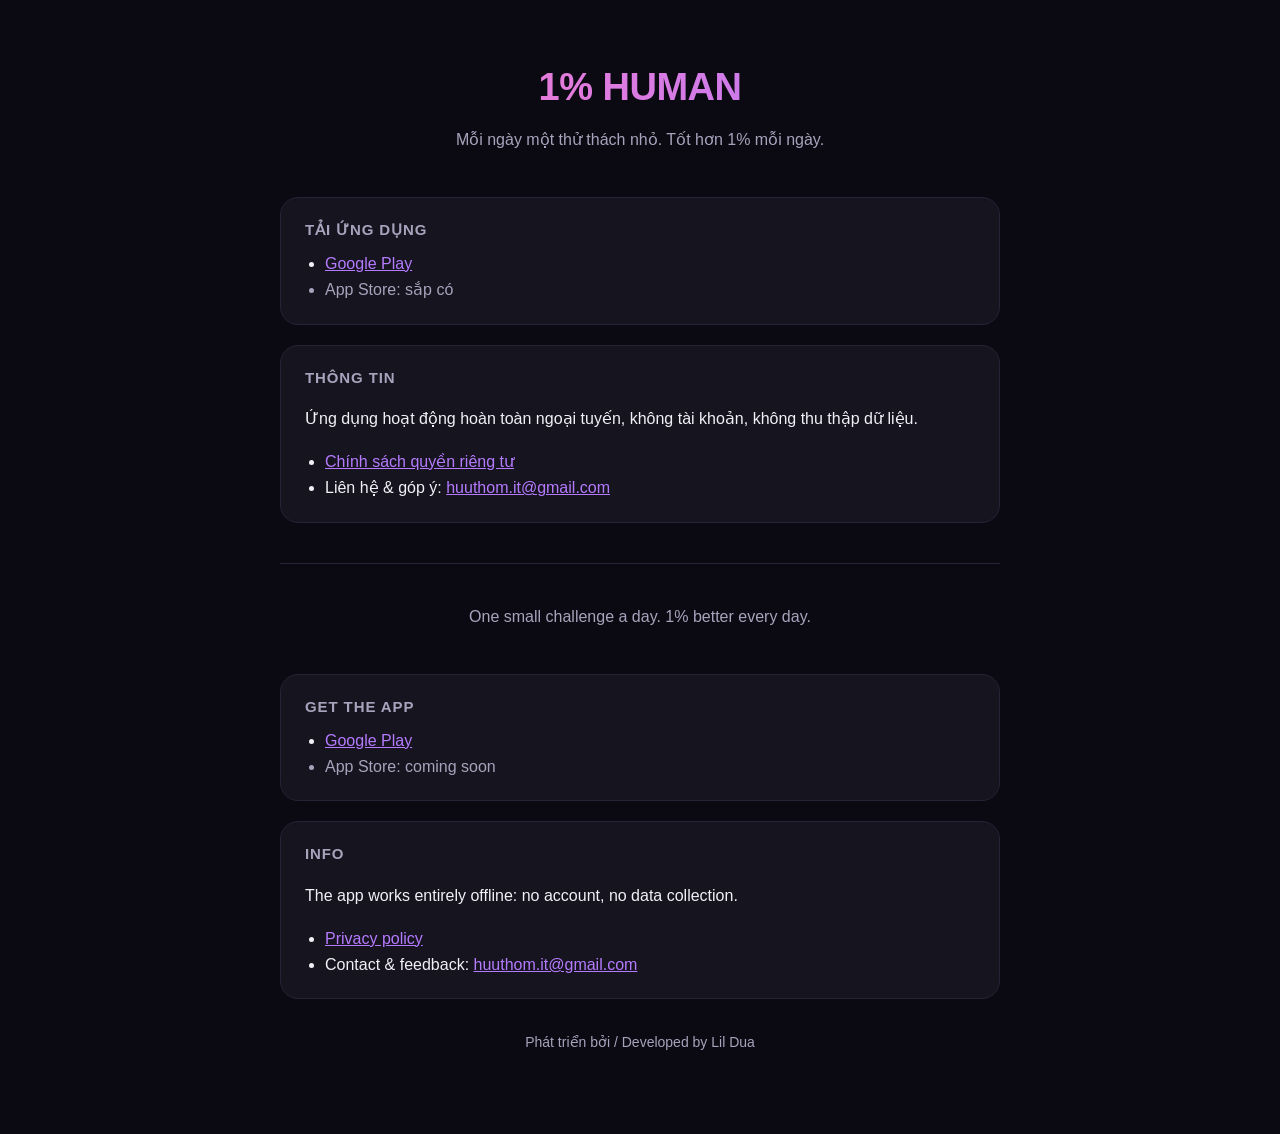
<file: projects/oddly/landing/index.html>
<!doctype html>
<!--
  Landing page source for 1% HUMAN.
  Publish as projects/oddly/index.html in the repo lil-dua.github.io.
  The published URL must match Brand.WEBSITE_URL (https://lil-dua.github.io/projects/oddly/):
  it is printed on share cards and in share captions, the Support URL and Marketing URL.
  TODO (T-17): replace the "Coming soon" App Store line with the real link once the app has an ID.
-->
<html lang="vi">
<head>
<meta charset="utf-8">
<meta name="viewport" content="width=device-width, initial-scale=1">
<title>1% HUMAN</title>
<style>
  :root { --bg:#0B0A12; --surface:#16141F; --border:#262336; --text:#F2F0F7; --muted:#A8A3BC; --accent:#B57BFF; --accent-2:#FF7BC5; }
  * { box-sizing: border-box; }
  body { margin:0; padding:0 20px 80px; background:var(--bg); color:var(--text);
    font:16px/1.65 -apple-system,BlinkMacSystemFont,"Segoe UI",Roboto,"Helvetica Neue",Arial,sans-serif; }
  main { max-width:720px; margin:0 auto; }
  header { padding:56px 0 24px; text-align:center; }
  .brand { font-size:38px; font-weight:800; letter-spacing:-0.5px; margin:0;
    background:linear-gradient(90deg,var(--accent-2),var(--accent));
    -webkit-background-clip:text; background-clip:text; color:transparent; }
  .sub { color:var(--muted); margin:8px 0 0; }
  section { background:var(--surface); border:1px solid var(--border); border-radius:18px; padding:20px 24px; margin:20px 0; }
  h2 { font-size:15px; margin:0 0 8px; color:var(--muted); text-transform:uppercase; letter-spacing:.06em; }
  ul { margin:0; padding-left:20px; }
  a { color:var(--accent); }
  .soon { color:var(--muted); }
  footer { text-align:center; color:var(--muted); font-size:14px; margin-top:32px; }
</style>
</head>
<body>
<main>
  <header>
    <h1 class="brand">1% HUMAN</h1>
    <p class="sub">Mỗi ngày một thử thách nhỏ. Tốt hơn 1% mỗi ngày.</p>
  </header>

  <section>
    <h2>Tải ứng dụng</h2>
    <ul>
      <li><a href="https://play.google.com/store/apps/details?id=dev.lildua.oddly">Google Play</a></li>
      <!-- Replace with the App Store link when the app has an ID (T-17). -->
      <li class="soon">App Store: sắp có</li>
    </ul>
  </section>

  <section>
    <h2>Thông tin</h2>
    <p>Ứng dụng hoạt động hoàn toàn ngoại tuyến, không tài khoản, không thu thập dữ liệu.</p>
    <ul>
      <li><a href="privacy/privacy-policy.html">Chính sách quyền riêng tư</a></li>
      <li>Liên hệ &amp; góp ý: <a href="mailto:huuthom.it@gmail.com">huuthom.it@gmail.com</a></li>
    </ul>
  </section>

  <hr style="border:0;border-top:1px solid var(--border);margin:40px 0">

  <div lang="en">
    <header style="padding-top:0">
      <p class="sub">One small challenge a day. 1% better every day.</p>
    </header>

    <section>
      <h2>Get the app</h2>
      <ul>
        <li><a href="https://play.google.com/store/apps/details?id=dev.lildua.oddly">Google Play</a></li>
        <li class="soon">App Store: coming soon</li>
      </ul>
    </section>

    <section>
      <h2>Info</h2>
      <p>The app works entirely offline: no account, no data collection.</p>
      <ul>
        <li><a href="privacy/privacy-policy.html">Privacy policy</a></li>
        <li>Contact &amp; feedback: <a href="mailto:huuthom.it@gmail.com">huuthom.it@gmail.com</a></li>
      </ul>
    </section>
  </div>

  <footer>Phát triển bởi / Developed by Lil Dua</footer>
</main>
</body>
</html>
</file>
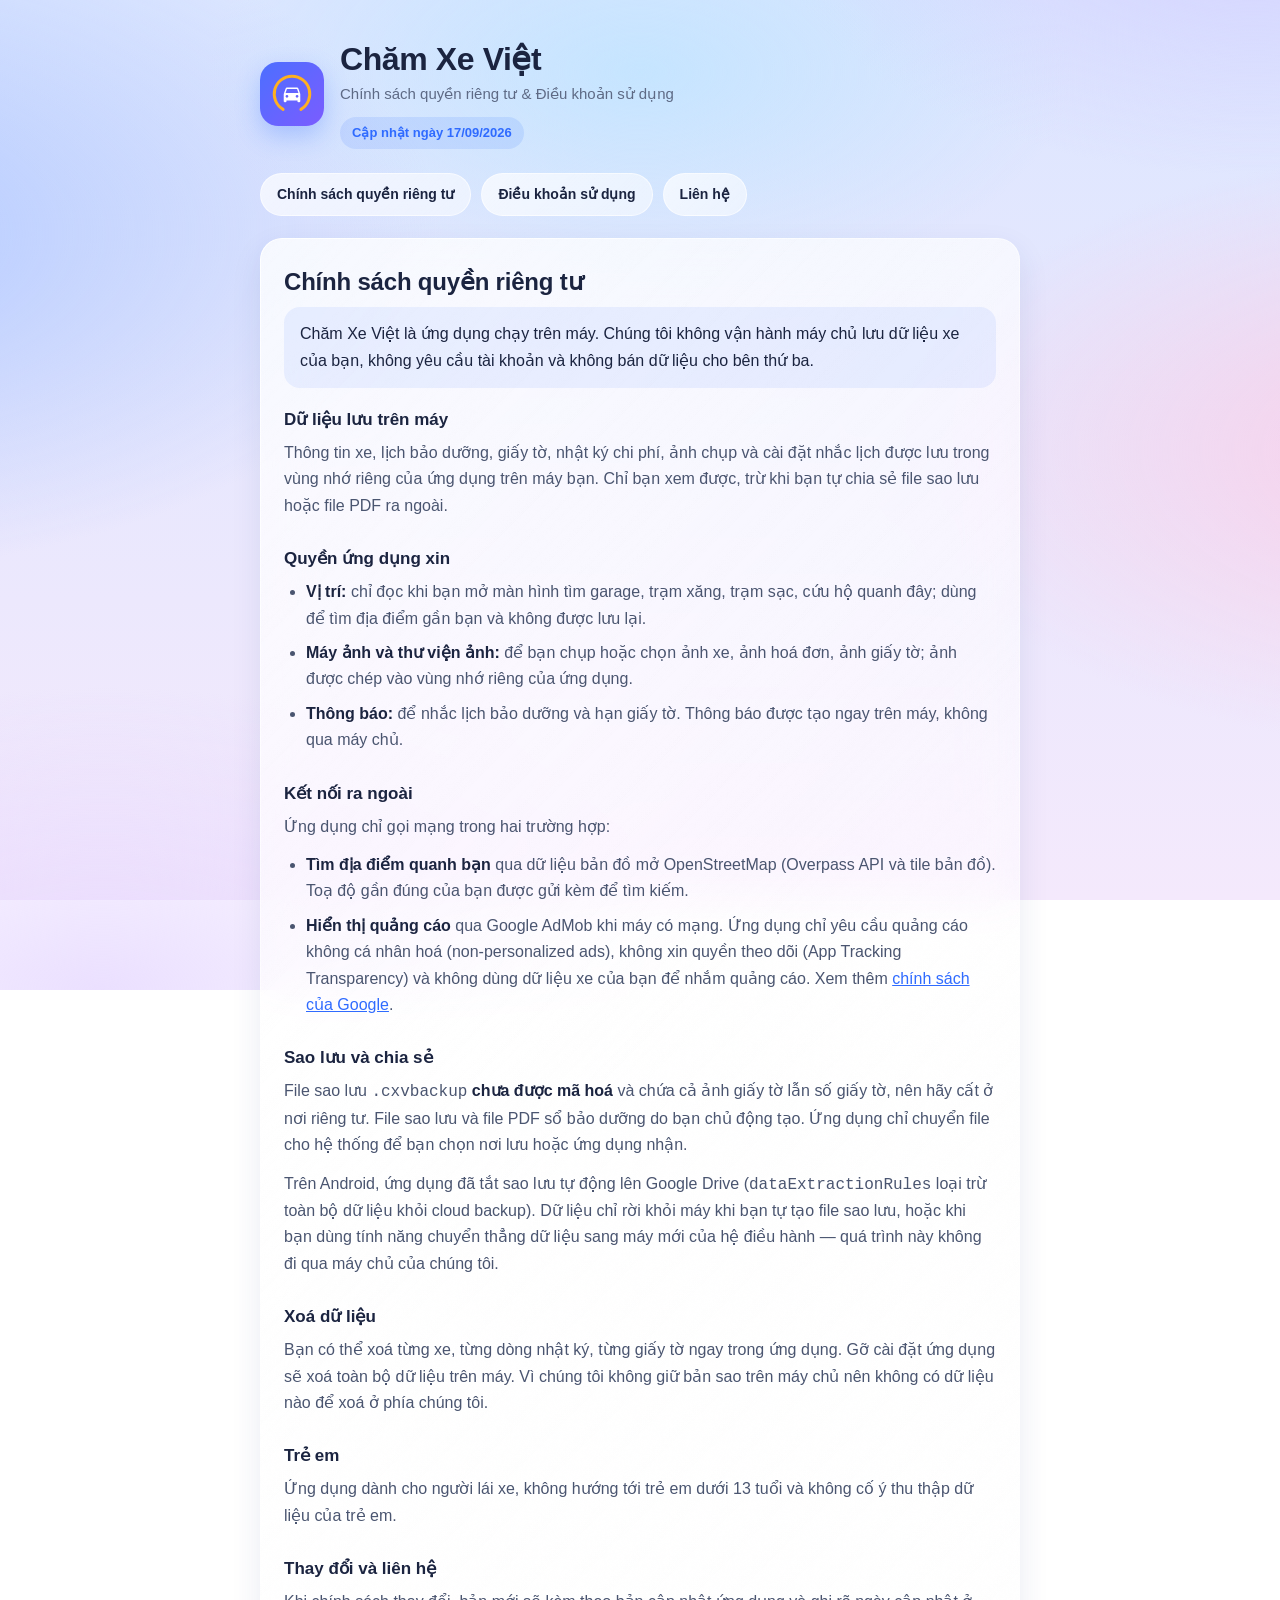
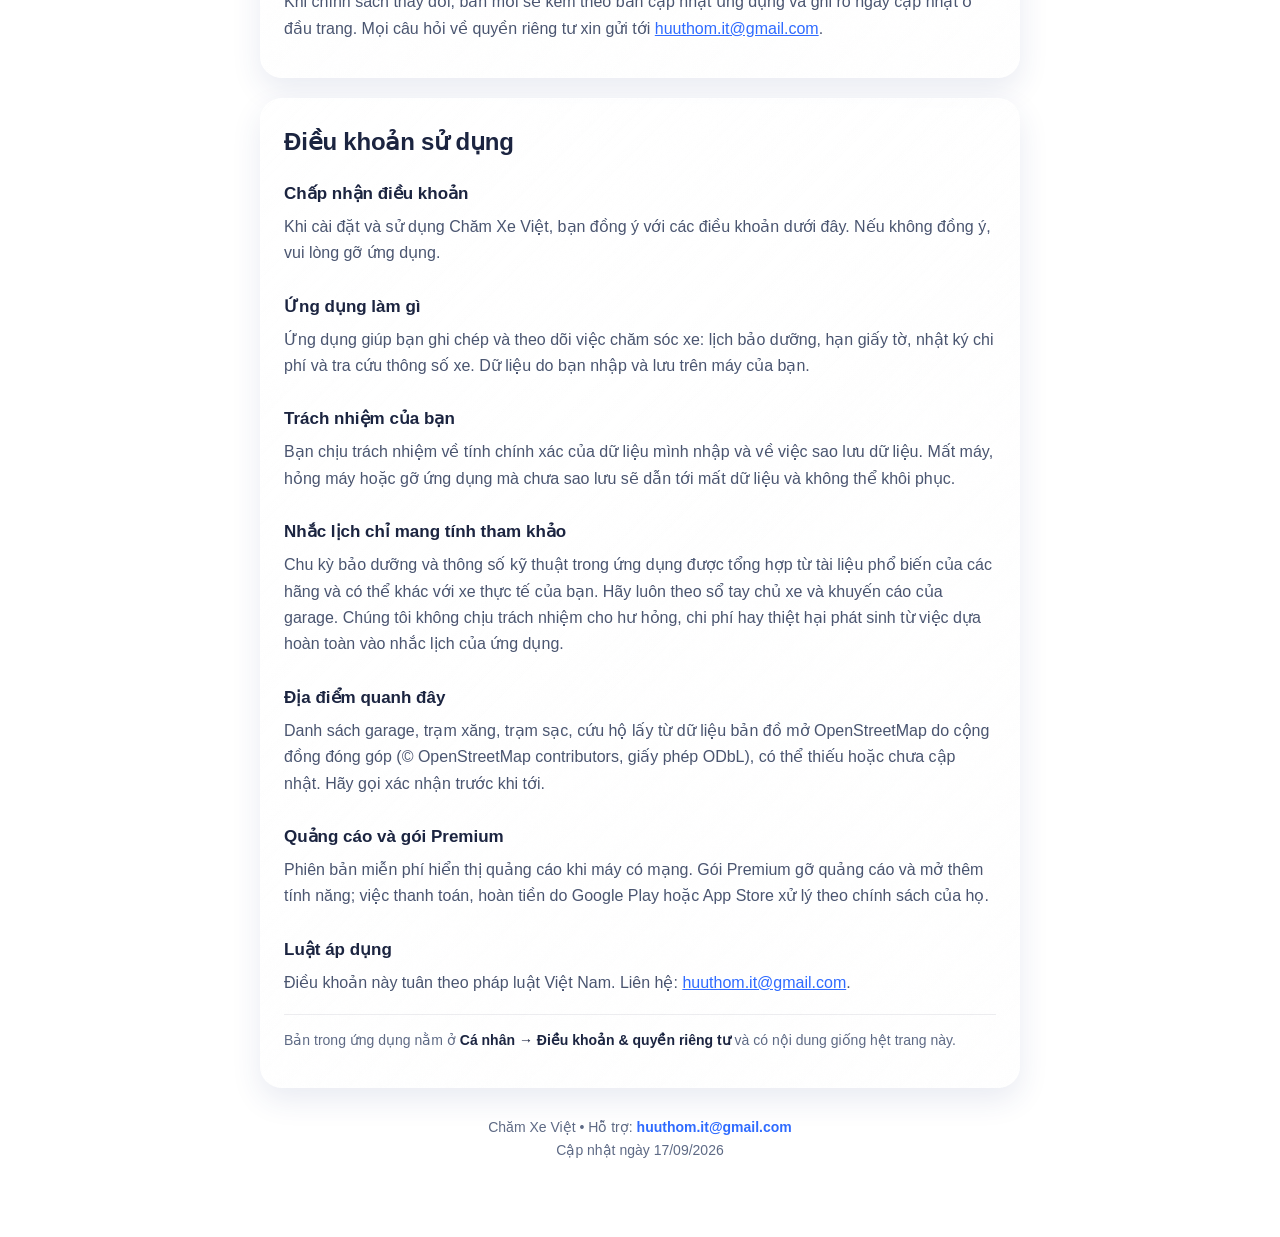
<file: projects/chamxeviet/privacy/privacy-policy.html>
<!DOCTYPE html>
<!--
  Trang công khai gộp Chính sách quyền riêng tư + Điều khoản sử dụng của Chăm Xe Việt.
  Dùng cho đường dẫn bắt buộc khi nộp Google Play / App Store.

  Nội dung PHẢI khớp với:
    - docs/privacy-policy.md
    - docs/terms-of-service.md
    - sharedLogic/src/commonMain/kotlin/dev/lildua/chamxeviet/presentation/support/SupportContent.kt
  Sửa một nơi thì sửa cả bốn, và nhớ đổi ngày cập nhật ở hai chỗ có chữ "Cập nhật".

  Trang này không gọi tài nguyên ngoài (không font, không script, không ảnh) nên deploy ở
  GitHub Pages, Cloudflare Pages hay bất kỳ hosting tĩnh nào cũng chạy được, kể cả khi mở offline.
  Neo liên kết: #quyen-rieng-tu và #dieu-khoan
-->
<html lang="vi">
<head>
<meta charset="utf-8">
<meta name="viewport" content="width=device-width, initial-scale=1">
<title>Chính sách quyền riêng tư & Điều khoản — Chăm Xe Việt</title>
<meta name="description" content="Chính sách quyền riêng tư và điều khoản sử dụng của ứng dụng Chăm Xe Việt: dữ liệu lưu trên máy, không máy chủ, không bán dữ liệu.">
<meta name="color-scheme" content="light dark">
<meta property="og:title" content="Chính sách quyền riêng tư & Điều khoản — Chăm Xe Việt">
<meta property="og:description" content="Dữ liệu xe của bạn nằm trên máy bạn. Không tài khoản, không máy chủ, không bán dữ liệu.">
<meta property="og:type" content="website">
<link rel="icon" href="data:image/svg+xml,%3Csvg%20xmlns%3D%27http%3A%2F%2Fwww.w3.org%2F2000%2Fsvg%27%20viewBox%3D%270%200%20108%20108%27%3E%3Cdefs%3E%3ClinearGradient%20id%3D%27g%27%20x1%3D%270%27%20y1%3D%270%27%20x2%3D%271%27%20y2%3D%271%27%3E%3Cstop%20offset%3D%270%27%20stop-color%3D%27%234C6FFF%27%2F%3E%3Cstop%20offset%3D%271%27%20stop-color%3D%27%237B5CFF%27%2F%3E%3C%2FlinearGradient%3E%3C%2Fdefs%3E%3Crect%20width%3D%27108%27%20height%3D%27108%27%20rx%3D%2726%27%20fill%3D%27url%28%23g%29%27%2F%3E%3Cpath%20d%3D%22M39.00%2C79.98%20C27.24%2C73.19%2021.51%2C59.35%2025.02%2C46.24%20C28.54%2C33.12%2040.42%2C24.00%2054.00%2C24.00%20C67.58%2C24.00%2079.46%2C33.12%2082.98%2C46.24%20C86.49%2C59.35%2080.76%2C73.19%2069.00%2C79.98%22%20fill%3D%27none%27%20stroke%3D%27%23FFB020%27%20stroke-width%3D%275%27%20stroke-linecap%3D%27round%27%2F%3E%3Cg%20transform%3D%27translate%2835.4%2C35.4%29%20scale%281.55%29%27%3E%3Cpath%20d%3D%22M18.92%2C6.01C18.72%2C5.42%2018.16%2C5%2017.5%2C5h-11c-0.66%2C0%20-1.21%2C0.42%20-1.42%2C1.01L3%2C12v8c0%2C0.55%200.45%2C1%201%2C1h1c0.55%2C0%201%2C-0.45%201%2C-1v-1h12v1c0%2C0.55%200.45%2C1%201%2C1h1c0.55%2C0%201%2C-0.45%201%2C-1v-8l-2.08%2C-5.99zM6.5%2C16c-0.83%2C0%20-1.5%2C-0.67%20-1.5%2C-1.5S5.67%2C13%206.5%2C13s1.5%2C0.67%201.5%2C1.5S7.33%2C16%206.5%2C16zM17.5%2C16c-0.83%2C0%20-1.5%2C-0.67%20-1.5%2C-1.5s0.67%2C-1.5%201.5%2C-1.5%201.5%2C0.67%201.5%2C1.5%20-0.67%2C1.5%20-1.5%2C1.5zM5%2C11l1.5%2C-4.5h11L19%2C11L5%2C11z%22%20fill%3D%27%23fff%27%2F%3E%3C%2Fg%3E%3C%2Fsvg%3E">
<style>
  /* ---- Token màu, lấy đúng bảng màu của app ---- */
  :root {
    --text-primary: #1B2440;
    --text-secondary: #4A5570;
    --text-tertiary: #5E6A85;
    --primary: #2F6BFF;
    --aurora-top: #DCE6FF;
    --aurora-bottom: #F4E9FC;
    --blob-1: rgba(168, 195, 255, .85);
    --blob-2: rgba(255, 199, 226, .80);
    --blob-3: rgba(210, 204, 255, .75);
    --blob-4: rgba(228, 213, 255, .75);
    --blob-5: rgba(187, 228, 255, .70);
    --glass-top: rgba(255, 255, 255, .70);
    --glass-bottom: rgba(255, 255, 255, .50);
    --glass-stroke-top: rgba(255, 255, 255, .90);
    --glass-stroke-mid: rgba(255, 255, 255, .40);
    --glass-stroke-bottom: rgba(255, 255, 255, .62);
    --glass-sheen: rgba(255, 255, 255, .32);
    --glass-shadow: rgba(42, 58, 124, .10);
    --grain-opacity: .028;
    --divider: rgba(27, 36, 64, .08);
  }

  @media (prefers-color-scheme: dark) {
    :root {
      --text-primary: #F1F4FF;
      --text-secondary: #B4BDD3;
      --text-tertiary: #98A2B8;
      --primary: #5B8CFF;
      --aurora-top: #0B1022;
      --aurora-bottom: #120E28;
      --blob-1: rgba(26, 59, 143, .85);
      --blob-2: rgba(90, 29, 92, .80);
      --blob-3: rgba(42, 33, 112, .75);
      --blob-4: rgba(36, 21, 74, .75);
      --blob-5: rgba(15, 58, 92, .70);
      --glass-top: rgba(255, 255, 255, .16);
      --glass-bottom: rgba(255, 255, 255, .06);
      --glass-stroke-top: rgba(255, 255, 255, .38);
      --glass-stroke-mid: rgba(255, 255, 255, .05);
      --glass-stroke-bottom: rgba(255, 255, 255, .16);
      --glass-sheen: rgba(255, 255, 255, .18);
      --glass-shadow: rgba(0, 0, 0, .45);
      --grain-opacity: .07;
      --divider: rgba(255, 255, 255, .10);
    }
  }

  * { box-sizing: border-box; }

  html { scroll-behavior: smooth; }

  body {
    margin: 0;
    padding: 0 16px 64px;
    min-height: 100vh;
    font-family: -apple-system, BlinkMacSystemFont, "Segoe UI", Roboto, "Helvetica Neue", Arial, sans-serif;
    font-size: 16px;
    line-height: 1.65;
    color: var(--text-secondary);
    background: linear-gradient(180deg, var(--aurora-top), var(--aurora-bottom)) fixed;
    -webkit-font-smoothing: antialiased;
  }

  /* Nền aurora: 5 mảng màu lớn, mềm, tràn ra ngoài mép — để tấm kính có cái mà lọc. */
  body::before {
    content: "";
    position: fixed;
    inset: -10%;
    z-index: -2;
    background:
      radial-gradient(60% 45% at -5% 30%, var(--blob-1), transparent 70%),
      radial-gradient(55% 40% at 105% 50%, var(--blob-2), transparent 70%),
      radial-gradient(45% 35% at 90% 0%, var(--blob-3), transparent 70%),
      radial-gradient(55% 40% at 15% 100%, var(--blob-4), transparent 70%),
      radial-gradient(40% 30% at 50% 15%, var(--blob-5), transparent 70%);
  }

  .shell { max-width: 760px; margin: 0 auto; }

  /* ---- Bề mặt kính: nền chéo → hạt nhiễu → vệt sáng → viền bắt sáng ---- */
  .glass {
    position: relative;
    isolation: isolate;
    border-radius: 22px;
    background: linear-gradient(135deg, var(--glass-top), var(--glass-bottom));
    -webkit-backdrop-filter: blur(24px) saturate(150%);
    backdrop-filter: blur(24px) saturate(150%);
    box-shadow: 0 12px 30px var(--glass-shadow);
    overflow: hidden;
  }

  /* Hạt nhiễu mịn giả bề mặt kính mờ (SVG sinh tại chỗ, không tải ảnh ngoài). */
  .glass::before {
    content: "";
    position: absolute;
    inset: 0;
    z-index: -1;
    opacity: var(--grain-opacity);
    mix-blend-mode: overlay;
    pointer-events: none;
    background-image: url("data:image/svg+xml,%3Csvg xmlns='http://www.w3.org/2000/svg' width='128' height='128'%3E%3Cfilter id='n'%3E%3CfeTurbulence type='fractalNoise' baseFrequency='0.9' numOctaves='3'/%3E%3C/filter%3E%3Crect width='128' height='128' filter='url(%23n)'/%3E%3C/svg%3E");
  }

  /* Vệt sáng hắt từ góc trên trái + viền bắt sáng chéo. Nguồn sáng quy ước: trên-trái. */
  .glass::after {
    content: "";
    position: absolute;
    inset: 0;
    z-index: -1;
    border-radius: inherit;
    pointer-events: none;
    background: linear-gradient(135deg, var(--glass-sheen), transparent 55%);
    box-shadow: inset 0 0 0 1px transparent;
    border: 1px solid transparent;
    background-origin: border-box;
    -webkit-mask: linear-gradient(#fff 0 0);
  }

  .glass > .edge {
    position: absolute;
    inset: 0;
    border-radius: inherit;
    padding: 1px;
    pointer-events: none;
    background: linear-gradient(135deg, var(--glass-stroke-top), var(--glass-stroke-mid) 45%, var(--glass-stroke-bottom));
    -webkit-mask: linear-gradient(#000 0 0) content-box, linear-gradient(#000 0 0);
    -webkit-mask-composite: xor;
    mask: linear-gradient(#000 0 0) content-box, linear-gradient(#000 0 0);
    mask-composite: exclude;
  }

  /* ---- Header ---- */
  header {
    margin: 40px 0 24px;
    display: flex;
    align-items: center;
    gap: 16px;
    flex-wrap: wrap;
  }

  .app-icon {
    width: 64px;
    height: 64px;
    flex: none;
    border-radius: 18px;
    box-shadow: 0 10px 24px rgba(47, 107, 255, .28);
  }

  h1 {
    margin: 0;
    font-size: clamp(24px, 5vw, 32px);
    line-height: 1.2;
    color: var(--text-primary);
    letter-spacing: -0.4px;
  }

  .tagline { margin: 4px 0 0; color: var(--text-tertiary); font-size: 15px; }

  .updated {
    display: inline-block;
    margin-top: 10px;
    padding: 5px 12px;
    border-radius: 999px;
    font-size: 13px;
    font-weight: 600;
    color: var(--primary);
    background: rgba(47, 107, 255, .12);
  }

  /* ---- Mục lục ---- */
  nav { display: flex; gap: 10px; flex-wrap: wrap; margin-bottom: 22px; }

  nav a {
    padding: 9px 16px;
    border-radius: 999px;
    font-size: 14px;
    font-weight: 600;
    text-decoration: none;
    color: var(--text-primary);
    background: linear-gradient(135deg, var(--glass-top), var(--glass-bottom));
    border: 1px solid var(--glass-stroke-bottom);
    -webkit-backdrop-filter: blur(18px);
    backdrop-filter: blur(18px);
    transition: transform .15s ease;
  }

  nav a:hover { transform: translateY(-1px); }

  /* ---- Khối nội dung ---- */
  section { padding: 24px; margin-bottom: 20px; scroll-margin-top: 20px; }

  h2 {
    margin: 0 0 6px;
    font-size: clamp(20px, 4vw, 24px);
    color: var(--text-primary);
    letter-spacing: -0.2px;
  }

  h3 {
    margin: 26px 0 6px;
    font-size: 17px;
    color: var(--text-primary);
  }

  h3:first-of-type { margin-top: 18px; }

  p { margin: 0 0 12px; }

  ul { margin: 0 0 12px; padding-left: 22px; }

  li { margin-bottom: 8px; }

  strong { color: var(--text-primary); }

  a { color: var(--primary); }

  .lead {
    padding: 14px 16px;
    margin: 0 0 4px;
    border-radius: 16px;
    background: rgba(47, 107, 255, .08);
    color: var(--text-primary);
    font-weight: 500;
  }

  .note {
    margin-top: 18px;
    padding-top: 14px;
    border-top: 1px solid var(--divider);
    font-size: 14px;
    color: var(--text-tertiary);
  }

  footer {
    text-align: center;
    font-size: 14px;
    color: var(--text-tertiary);
    padding: 8px 12px 0;
  }

  footer a { font-weight: 600; text-decoration: none; }

  @media (max-width: 480px) {
    section { padding: 20px 18px; }
    body { padding: 0 12px 48px; }
  }

  @media print {
    body { background: #fff; color: #222; padding: 0; }
    body::before, nav, .glass::before, .glass::after, .edge { display: none; }
    section { box-shadow: none; border: 1px solid #ddd; background: #fff; page-break-inside: avoid; }
  }
</style>
</head>
<body>
<div class="shell">

  <header>
    <svg class="app-icon" viewBox="0 0 108 108" role="img" aria-label="Biểu tượng Chăm Xe Việt">
      <defs>
        <linearGradient id="bg" x1="0" y1="0" x2="1" y2="1">
          <stop offset="0" stop-color="#4C6FFF"/>
          <stop offset="1" stop-color="#7B5CFF"/>
        </linearGradient>
      </defs>
      <rect width="108" height="108" rx="26" fill="url(#bg)"/>
      <path d="M39.00,79.98 C27.24,73.19 21.51,59.35 25.02,46.24 C28.54,33.12 40.42,24.00 54.00,24.00 C67.58,24.00 79.46,33.12 82.98,46.24 C86.49,59.35 80.76,73.19 69.00,79.98" fill="none" stroke="#FFB020" stroke-width="5" stroke-linecap="round"/>
      <g transform="translate(35.4,35.4) scale(1.55)">
        <path d="M18.92,6.01C18.72,5.42 18.16,5 17.5,5h-11c-0.66,0 -1.21,0.42 -1.42,1.01L3,12v8c0,0.55 0.45,1 1,1h1c0.55,0 1,-0.45 1,-1v-1h12v1c0,0.55 0.45,1 1,1h1c0.55,0 1,-0.45 1,-1v-8l-2.08,-5.99zM6.5,16c-0.83,0 -1.5,-0.67 -1.5,-1.5S5.67,13 6.5,13s1.5,0.67 1.5,1.5S7.33,16 6.5,16zM17.5,16c-0.83,0 -1.5,-0.67 -1.5,-1.5s0.67,-1.5 1.5,-1.5 1.5,0.67 1.5,1.5 -0.67,1.5 -1.5,1.5zM5,11l1.5,-4.5h11L19,11L5,11z" fill="#FFFFFF"/>
      </g>
    </svg>
    <div>
      <h1>Chăm Xe Việt</h1>
      <p class="tagline">Chính sách quyền riêng tư &amp; Điều khoản sử dụng</p>
      <span class="updated">Cập nhật ngày 17/09/2026</span>
    </div>
  </header>

  <nav>
    <a href="#quyen-rieng-tu">Chính sách quyền riêng tư</a>
    <a href="#dieu-khoan">Điều khoản sử dụng</a>
    <a href="#lien-he">Liên hệ</a>
  </nav>

  <section class="glass" id="quyen-rieng-tu">
    <span class="edge"></span>
    <h2>Chính sách quyền riêng tư</h2>

    <p class="lead">
      Chăm Xe Việt là ứng dụng chạy trên máy. Chúng tôi không vận hành máy chủ lưu dữ liệu xe của bạn,
      không yêu cầu tài khoản và không bán dữ liệu cho bên thứ ba.
    </p>

    <h3>Dữ liệu lưu trên máy</h3>
    <p>
      Thông tin xe, lịch bảo dưỡng, giấy tờ, nhật ký chi phí, ảnh chụp và cài đặt nhắc lịch được lưu trong
      vùng nhớ riêng của ứng dụng trên máy bạn. Chỉ bạn xem được, trừ khi bạn tự chia sẻ file sao lưu hoặc
      file PDF ra ngoài.
    </p>

    <h3>Quyền ứng dụng xin</h3>
    <ul>
      <li><strong>Vị trí:</strong> chỉ đọc khi bạn mở màn hình tìm garage, trạm xăng, trạm sạc, cứu hộ quanh đây;
        dùng để tìm địa điểm gần bạn và không được lưu lại.</li>
      <li><strong>Máy ảnh và thư viện ảnh:</strong> để bạn chụp hoặc chọn ảnh xe, ảnh hoá đơn, ảnh giấy tờ;
        ảnh được chép vào vùng nhớ riêng của ứng dụng.</li>
      <li><strong>Thông báo:</strong> để nhắc lịch bảo dưỡng và hạn giấy tờ. Thông báo được tạo ngay trên máy,
        không qua máy chủ.</li>
    </ul>

    <h3>Kết nối ra ngoài</h3>
    <p>Ứng dụng chỉ gọi mạng trong hai trường hợp:</p>
    <ul>
      <li><strong>Tìm địa điểm quanh bạn</strong> qua dữ liệu bản đồ mở OpenStreetMap (Overpass API và tile bản đồ).
        Toạ độ gần đúng của bạn được gửi kèm để tìm kiếm.</li>
      <li><strong>Hiển thị quảng cáo</strong> qua Google AdMob khi máy có mạng. Ứng dụng chỉ yêu cầu quảng cáo
        không cá nhân hoá (non-personalized ads), không xin quyền theo dõi (App Tracking Transparency) và không
        dùng dữ liệu xe của bạn để nhắm quảng cáo. Xem thêm
        <a href="https://policies.google.com/technologies/partner-sites" rel="noopener noreferrer" target="_blank">chính sách của Google</a>.</li>
    </ul>

    <h3>Sao lưu và chia sẻ</h3>
    <p>
      File sao lưu <code>.cxvbackup</code> <strong>chưa được mã hoá</strong> và chứa cả ảnh giấy tờ lẫn số giấy tờ,
      nên hãy cất ở nơi riêng tư. File sao lưu và file PDF sổ bảo dưỡng do bạn chủ động tạo. Ứng dụng chỉ chuyển
      file cho hệ thống để bạn chọn nơi lưu hoặc ứng dụng nhận.
    </p>
    <p>
      Trên Android, ứng dụng đã tắt sao lưu tự động lên Google Drive (<code>dataExtractionRules</code> loại trừ toàn bộ
      dữ liệu khỏi cloud backup). Dữ liệu chỉ rời khỏi máy khi bạn tự tạo file sao lưu, hoặc khi bạn dùng tính năng
      chuyển thẳng dữ liệu sang máy mới của hệ điều hành — quá trình này không đi qua máy chủ của chúng tôi.
    </p>

    <h3>Xoá dữ liệu</h3>
    <p>
      Bạn có thể xoá từng xe, từng dòng nhật ký, từng giấy tờ ngay trong ứng dụng. Gỡ cài đặt ứng dụng sẽ xoá toàn bộ
      dữ liệu trên máy. Vì chúng tôi không giữ bản sao trên máy chủ nên không có dữ liệu nào để xoá ở phía chúng tôi.
    </p>

    <h3>Trẻ em</h3>
    <p>
      Ứng dụng dành cho người lái xe, không hướng tới trẻ em dưới 13 tuổi và không cố ý thu thập dữ liệu của trẻ em.
    </p>

    <h3>Thay đổi và liên hệ</h3>
    <p>
      Khi chính sách thay đổi, bản mới sẽ kèm theo bản cập nhật ứng dụng và ghi rõ ngày cập nhật ở đầu trang.
      Mọi câu hỏi về quyền riêng tư xin gửi tới <a href="mailto:huuthom.it@gmail.com">huuthom.it@gmail.com</a>.
    </p>
  </section>

  <section class="glass" id="dieu-khoan">
    <span class="edge"></span>
    <h2>Điều khoản sử dụng</h2>

    <h3>Chấp nhận điều khoản</h3>
    <p>
      Khi cài đặt và sử dụng Chăm Xe Việt, bạn đồng ý với các điều khoản dưới đây. Nếu không đồng ý, vui lòng gỡ ứng dụng.
    </p>

    <h3>Ứng dụng làm gì</h3>
    <p>
      Ứng dụng giúp bạn ghi chép và theo dõi việc chăm sóc xe: lịch bảo dưỡng, hạn giấy tờ, nhật ký chi phí và tra cứu
      thông số xe. Dữ liệu do bạn nhập và lưu trên máy của bạn.
    </p>

    <h3>Trách nhiệm của bạn</h3>
    <p>
      Bạn chịu trách nhiệm về tính chính xác của dữ liệu mình nhập và về việc sao lưu dữ liệu. Mất máy, hỏng máy hoặc
      gỡ ứng dụng mà chưa sao lưu sẽ dẫn tới mất dữ liệu và không thể khôi phục.
    </p>

    <h3>Nhắc lịch chỉ mang tính tham khảo</h3>
    <p>
      Chu kỳ bảo dưỡng và thông số kỹ thuật trong ứng dụng được tổng hợp từ tài liệu phổ biến của các hãng và có thể khác
      với xe thực tế của bạn. Hãy luôn theo sổ tay chủ xe và khuyến cáo của garage. Chúng tôi không chịu trách nhiệm cho
      hư hỏng, chi phí hay thiệt hại phát sinh từ việc dựa hoàn toàn vào nhắc lịch của ứng dụng.
    </p>

    <h3>Địa điểm quanh đây</h3>
    <p>
      Danh sách garage, trạm xăng, trạm sạc, cứu hộ lấy từ dữ liệu bản đồ mở OpenStreetMap do cộng đồng đóng góp
      (© OpenStreetMap contributors, giấy phép ODbL), có thể thiếu hoặc chưa cập nhật. Hãy gọi xác nhận trước khi tới.
    </p>

    <h3>Quảng cáo và gói Premium</h3>
    <p>
      Phiên bản miễn phí hiển thị quảng cáo khi máy có mạng. Gói Premium gỡ quảng cáo và mở thêm tính năng; việc thanh
      toán, hoàn tiền do Google Play hoặc App Store xử lý theo chính sách của họ.
    </p>

    <h3>Luật áp dụng</h3>
    <p>
      Điều khoản này tuân theo pháp luật Việt Nam. Liên hệ:
      <a href="mailto:huuthom.it@gmail.com">huuthom.it@gmail.com</a>.
    </p>

    <p class="note">
      Bản trong ứng dụng nằm ở <strong>Cá nhân → Điều khoản &amp; quyền riêng tư</strong> và có nội dung giống hệt trang này.
    </p>
  </section>

  <footer id="lien-he">
    <p>
      Chăm Xe Việt • Hỗ trợ: <a href="mailto:huuthom.it@gmail.com">huuthom.it@gmail.com</a><br>
      Cập nhật ngày 17/09/2026
    </p>
  </footer>

</div>
</body>
</html>
</file>
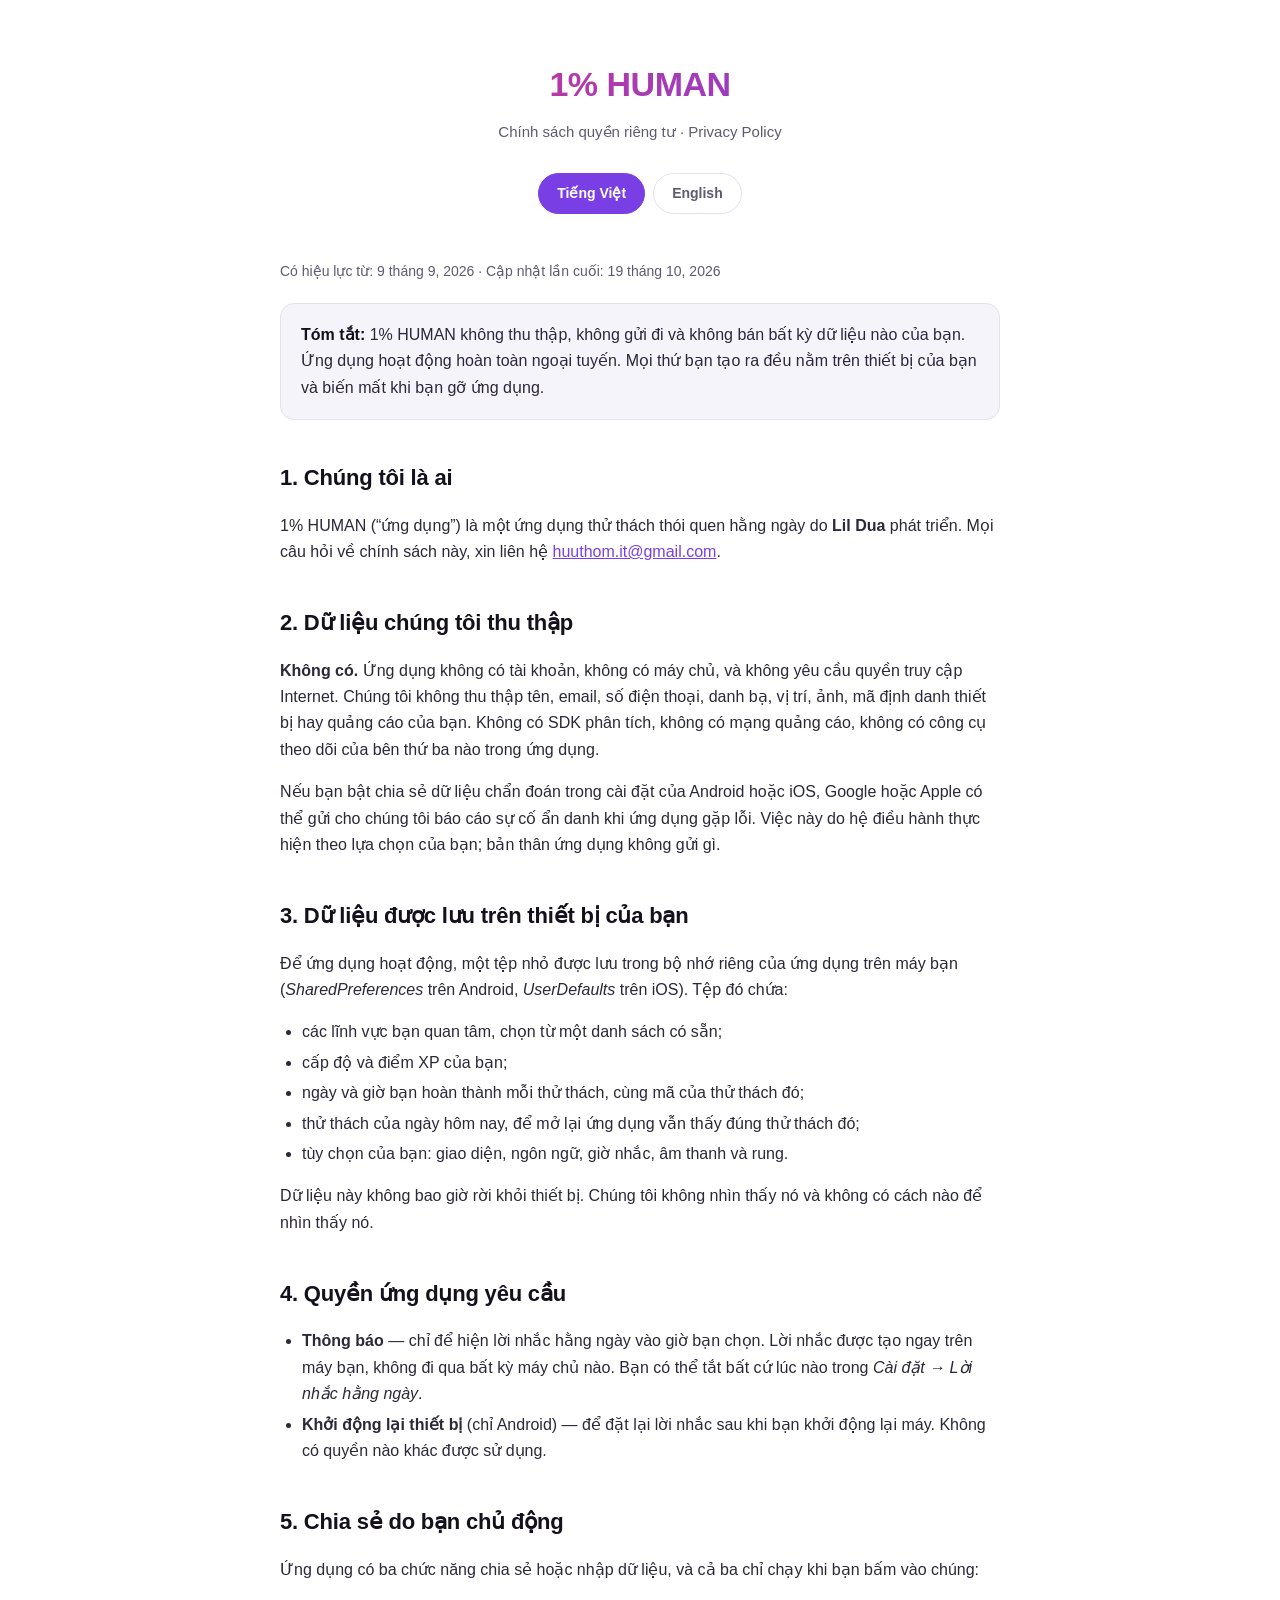
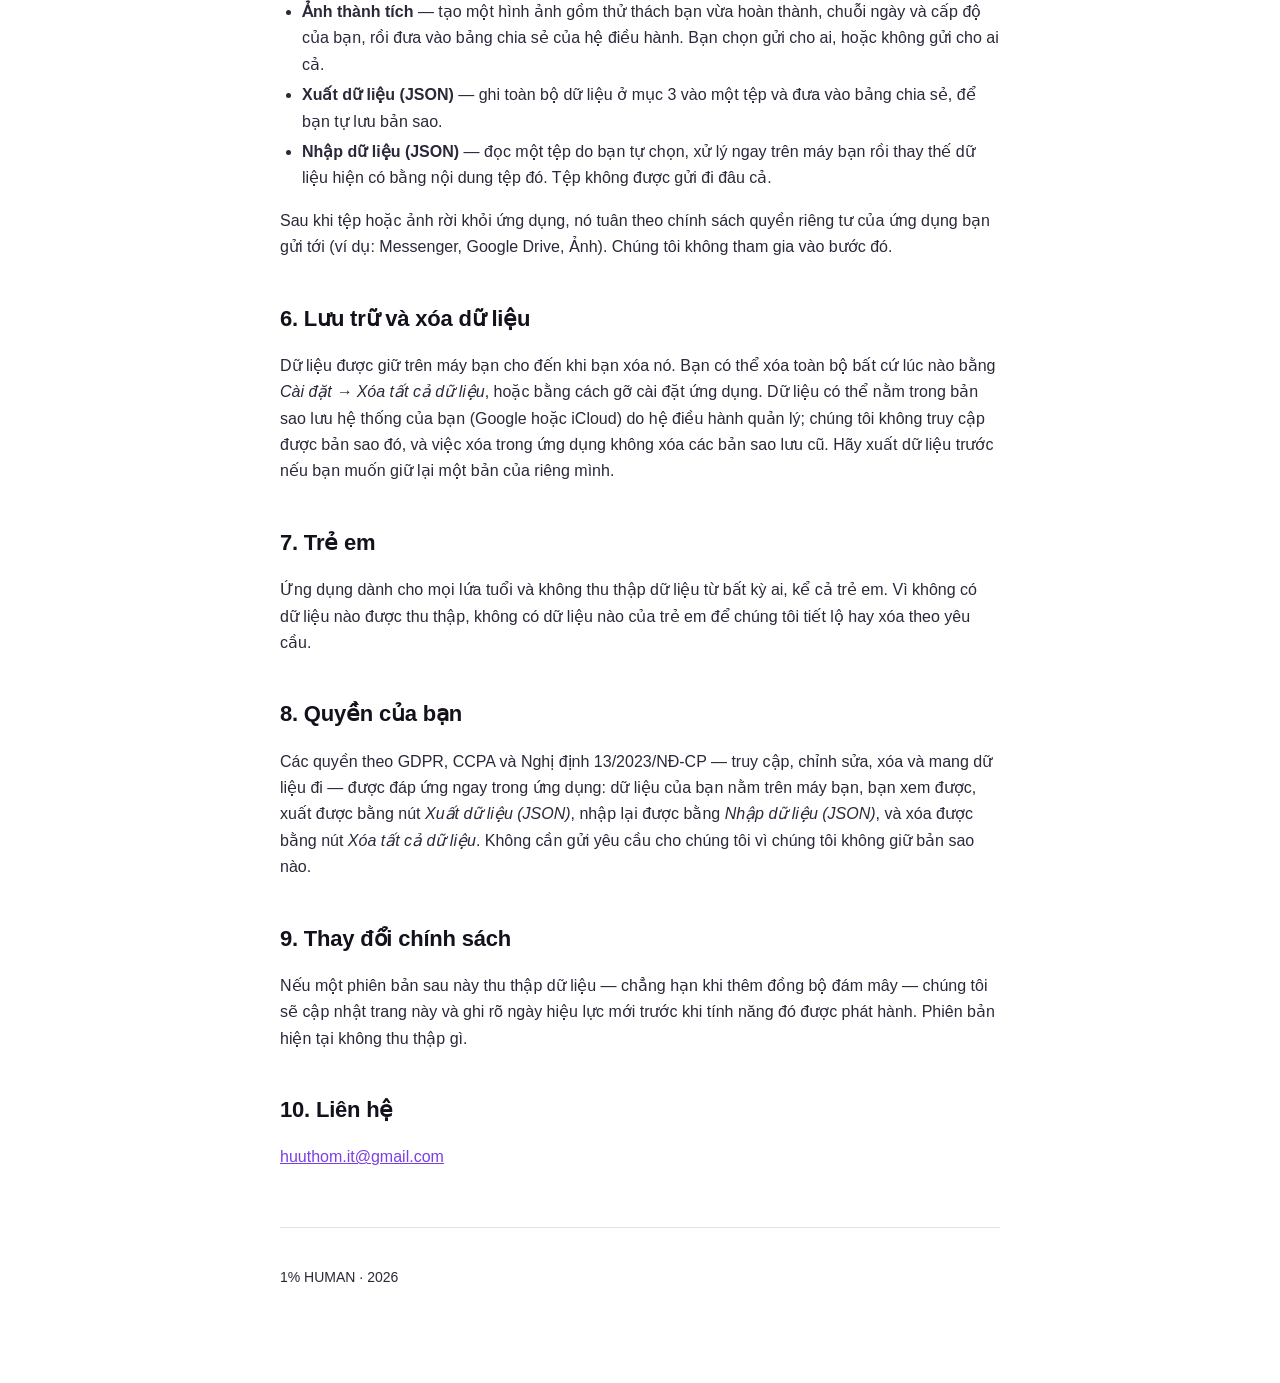
<file: projects/oddly/privacy/privacy-policy.html>
<!doctype html>
<html lang="vi">
<head>
<meta charset="utf-8">
<meta name="viewport" content="width=device-width, initial-scale=1">
<link rel="icon" type="image/svg+xml" href="data:image/svg+xml,<svg xmlns='http://www.w3.org/2000/svg' viewBox='0 0 100 100'><defs><linearGradient id='g' x1='0' y1='0' x2='1' y2='1'><stop offset='0' stop-color='%23FF7EB3'/><stop offset='.35' stop-color='%23E879F9'/><stop offset='.7' stop-color='%23A78BFA'/><stop offset='1' stop-color='%2360A5FA'/></linearGradient></defs><rect width='100' height='100' rx='22' fill='%2307070C'/><g transform='translate(-4 -6) scale(1.2)'><path fill='url(%23g)' fill-rule='evenodd' d='M44 36V72H34V47.5L26 52V43L36 36Z M50 44a8 8 0 1 0 16 0a8 8 0 1 0-16 0Z M54.4 44a3.6 3.6 0 1 0 7.2 0a3.6 3.6 0 1 0-7.2 0Z M68 64a8 8 0 1 0 16 0a8 8 0 1 0-16 0Z M72.4 64a3.6 3.6 0 1 0 7.2 0a3.6 3.6 0 1 0-7.2 0Z M52.06 68.92L57.94 73.08L81.94 39.08L76.06 34.92Z'/></g></svg>">
<title>1% HUMAN — Chính sách quyền riêng tư / Privacy Policy</title>
<style>
  :root {
    --bg: #0B0A12;
    --surface: #16141F;
    --border: #262336;
    --text: #F2F0F7;
    --muted: #A8A3BC;
    --accent: #B57BFF;
    --accent-2: #FF7BC5;
  }
  * { box-sizing: border-box; }
  body {
    margin: 0;
    padding: 0 20px 80px;
    background: var(--bg);
    color: var(--text);
    font: 16px/1.65 -apple-system, BlinkMacSystemFont, "Segoe UI", Roboto, "Helvetica Neue", Arial, sans-serif;
    -webkit-font-smoothing: antialiased;
  }
  main { max-width: 720px; margin: 0 auto; }
  header { padding: 56px 0 32px; text-align: center; }
  .brand {
    font-size: 34px; font-weight: 800; letter-spacing: -0.5px; margin: 0;
    background: linear-gradient(90deg, var(--accent-2), var(--accent));
    -webkit-background-clip: text; background-clip: text; color: transparent;
  }
  .sub { color: var(--muted); margin: 8px 0 0; font-size: 15px; }
  .switch { display: flex; gap: 8px; justify-content: center; margin: 28px 0 0; }
  .switch button {
    font: inherit; font-size: 14px; font-weight: 600;
    padding: 8px 18px; border-radius: 999px; cursor: pointer;
    background: transparent; color: var(--muted);
    border: 1px solid var(--border);
  }
  .switch button[aria-pressed="true"] { background: var(--accent); border-color: var(--accent); color: #14101C; }
  h2 { font-size: 22px; margin: 40px 0 4px; letter-spacing: -0.2px; }
  h3 { font-size: 17px; margin: 30px 0 6px; }
  p, li { color: #D8D4E6; }
  a { color: var(--accent); }
  ul { padding-left: 22px; }
  li { margin: 4px 0; }
  .callout {
    background: var(--surface); border: 1px solid var(--border);
    border-radius: 14px; padding: 18px 20px; margin: 20px 0;
  }
  .callout strong { color: var(--text); }
  .meta { color: var(--muted); font-size: 14px; }
  footer { margin-top: 56px; padding-top: 24px; border-top: 1px solid var(--border); color: var(--muted); font-size: 14px; }
  [hidden] { display: none !important; }
  @media (prefers-color-scheme: light) {
    :root {
      --bg: #FFFFFF; --surface: #F6F4FB; --border: #E4E0EF;
      --text: #14101C; --muted: #5F5A72; --accent: #7A3FE4; --accent-2: #D9377F;
    }
    p, li { color: #2C2739; }
    .switch button[aria-pressed="true"] { color: #FFFFFF; }
  }
</style>
</head>
<body>
<main>

<header>
  <h1 class="brand">1% HUMAN</h1>
  <p class="sub">Chính sách quyền riêng tư · Privacy Policy</p>
  <div class="switch" role="group" aria-label="Language">
    <button type="button" data-lang="vi" aria-pressed="true">Tiếng Việt</button>
    <button type="button" data-lang="en" aria-pressed="false">English</button>
  </div>
</header>

<!-- ========================= TIẾNG VIỆT ========================= -->
<section id="vi">
  <p class="meta">Có hiệu lực từ: 9 tháng 9, 2026 · Cập nhật lần cuối: 19 tháng 10, 2026</p>

  <div class="callout">
    <p style="margin:0"><strong>Tóm tắt:</strong> 1% HUMAN không thu thập, không gửi đi và không bán bất kỳ dữ liệu nào của bạn.
    Ứng dụng hoạt động hoàn toàn ngoại tuyến. Mọi thứ bạn tạo ra đều nằm trên thiết bị của bạn và biến mất khi bạn gỡ ứng dụng.</p>
  </div>

  <h2>1. Chúng tôi là ai</h2>
  <p>1% HUMAN (“ứng dụng”) là một ứng dụng thử thách thói quen hằng ngày do <strong>Lil Dua</strong> phát triển.
  Mọi câu hỏi về chính sách này, xin liên hệ <a href="mailto:huuthom.it@gmail.com">huuthom.it@gmail.com</a>.</p>

  <h2>2. Dữ liệu chúng tôi thu thập</h2>
  <p><strong>Không có.</strong> Ứng dụng không có tài khoản, không có máy chủ, và không yêu cầu quyền truy cập Internet.
  Chúng tôi không thu thập tên, email, số điện thoại, danh bạ, vị trí, ảnh, mã định danh thiết bị hay quảng cáo của bạn.
  Không có SDK phân tích, không có mạng quảng cáo, không có công cụ theo dõi của bên thứ ba nào trong ứng dụng.</p>
  <p>Nếu bạn bật chia sẻ dữ liệu chẩn đoán trong cài đặt của Android hoặc iOS, Google hoặc Apple có thể gửi cho chúng tôi báo cáo sự cố ẩn danh khi ứng dụng gặp lỗi. Việc này do hệ điều hành thực hiện theo lựa chọn của bạn; bản thân ứng dụng không gửi gì.</p>

  <h2>3. Dữ liệu được lưu trên thiết bị của bạn</h2>
  <p>Để ứng dụng hoạt động, một tệp nhỏ được lưu trong bộ nhớ riêng của ứng dụng trên máy bạn
  (<em>SharedPreferences</em> trên Android, <em>UserDefaults</em> trên iOS). Tệp đó chứa:</p>
  <ul>
    <li>các lĩnh vực bạn quan tâm, chọn từ một danh sách có sẵn;</li>
    <li>cấp độ và điểm XP của bạn;</li>
    <li>ngày và giờ bạn hoàn thành mỗi thử thách, cùng mã của thử thách đó;</li>
    <li>thử thách của ngày hôm nay, để mở lại ứng dụng vẫn thấy đúng thử thách đó;</li>
    <li>tùy chọn của bạn: giao diện, ngôn ngữ, giờ nhắc, âm thanh và rung.</li>
  </ul>
  <p>Dữ liệu này không bao giờ rời khỏi thiết bị. Chúng tôi không nhìn thấy nó và không có cách nào để nhìn thấy nó.</p>

  <h2>4. Quyền ứng dụng yêu cầu</h2>
  <ul>
    <li><strong>Thông báo</strong> — chỉ để hiện lời nhắc hằng ngày vào giờ bạn chọn. Lời nhắc được tạo ngay trên máy bạn,
    không đi qua bất kỳ máy chủ nào. Bạn có thể tắt bất cứ lúc nào trong <em>Cài đặt → Lời nhắc hằng ngày</em>.</li>
    <li><strong>Khởi động lại thiết bị</strong> (chỉ Android) — để đặt lại lời nhắc sau khi bạn khởi động lại máy.
    Không có quyền nào khác được sử dụng.</li>
  </ul>

  <h2>5. Chia sẻ do bạn chủ động</h2>
  <p>Ứng dụng có ba chức năng chia sẻ hoặc nhập dữ liệu, và cả ba chỉ chạy khi bạn bấm vào chúng:</p>
  <ul>
    <li><strong>Ảnh thành tích</strong> — tạo một hình ảnh gồm thử thách bạn vừa hoàn thành, chuỗi ngày và cấp độ của bạn,
    rồi đưa vào bảng chia sẻ của hệ điều hành. Bạn chọn gửi cho ai, hoặc không gửi cho ai cả.</li>
    <li><strong>Xuất dữ liệu (JSON)</strong> — ghi toàn bộ dữ liệu ở mục 3 vào một tệp và đưa vào bảng chia sẻ,
    để bạn tự lưu bản sao.</li>
    <li><strong>Nhập dữ liệu (JSON)</strong> — đọc một tệp do bạn tự chọn, xử lý ngay trên máy bạn rồi thay thế
    dữ liệu hiện có bằng nội dung tệp đó. Tệp không được gửi đi đâu cả.</li>
  </ul>
  <p>Sau khi tệp hoặc ảnh rời khỏi ứng dụng, nó tuân theo chính sách quyền riêng tư của ứng dụng bạn gửi tới
  (ví dụ: Messenger, Google Drive, Ảnh). Chúng tôi không tham gia vào bước đó.</p>

  <h2>6. Lưu trữ và xóa dữ liệu</h2>
  <p>Dữ liệu được giữ trên máy bạn cho đến khi bạn xóa nó. Bạn có thể xóa toàn bộ bất cứ lúc nào bằng
  <em>Cài đặt → Xóa tất cả dữ liệu</em>, hoặc bằng cách gỡ cài đặt ứng dụng. Dữ liệu có thể nằm trong bản sao lưu hệ thống của bạn
  (Google hoặc iCloud) do hệ điều hành quản lý; chúng tôi không truy cập được bản sao đó, và việc xóa trong ứng dụng
  không xóa các bản sao lưu cũ. Hãy xuất dữ liệu trước nếu bạn muốn giữ lại một bản của riêng mình.</p>

  <h2>7. Trẻ em</h2>
  <p>Ứng dụng dành cho mọi lứa tuổi và không thu thập dữ liệu từ bất kỳ ai, kể cả trẻ em.
  Vì không có dữ liệu nào được thu thập, không có dữ liệu nào của trẻ em để chúng tôi tiết lộ hay xóa theo yêu cầu.</p>

  <h2>8. Quyền của bạn</h2>
  <p>Các quyền theo GDPR, CCPA và Nghị định 13/2023/NĐ-CP — truy cập, chỉnh sửa, xóa và mang dữ liệu đi —
  được đáp ứng ngay trong ứng dụng: dữ liệu của bạn nằm trên máy bạn, bạn xem được, xuất được bằng nút
  <em>Xuất dữ liệu (JSON)</em>, nhập lại được bằng <em>Nhập dữ liệu (JSON)</em>, và xóa được bằng nút <em>Xóa tất cả dữ liệu</em>.
  Không cần gửi yêu cầu cho chúng tôi vì chúng tôi không giữ bản sao nào.</p>

  <h2>9. Thay đổi chính sách</h2>
  <p>Nếu một phiên bản sau này thu thập dữ liệu — chẳng hạn khi thêm đồng bộ đám mây — chúng tôi sẽ cập nhật trang này
  và ghi rõ ngày hiệu lực mới trước khi tính năng đó được phát hành. Phiên bản hiện tại không thu thập gì.</p>

  <h2>10. Liên hệ</h2>
  <p><a href="mailto:huuthom.it@gmail.com">huuthom.it@gmail.com</a></p>
</section>

<!-- ========================= ENGLISH ========================= -->
<section id="en" hidden>
  <p class="meta">Effective: September 9, 2026 · Last updated: October 19, 2026</p>

  <div class="callout">
    <p style="margin:0"><strong>In short:</strong> 1% HUMAN collects nothing, transmits nothing, and sells nothing.
    The app is fully offline. Everything you create stays on your device and is gone when you uninstall.</p>
  </div>

  <h2>1. Who we are</h2>
  <p>1% HUMAN (“the app”) is a daily habit-challenge app built by <strong>Lil Dua</strong>.
  Questions about this policy go to <a href="mailto:huuthom.it@gmail.com">huuthom.it@gmail.com</a>.</p>

  <h2>2. Data we collect</h2>
  <p><strong>None.</strong> The app has no accounts, no servers, and does not request Internet access.
  We do not collect your name, email, phone number, contacts, location, photos, device identifiers, or advertising IDs.
  There is no analytics SDK, no ad network, and no third-party tracker in the app.</p>
  <p>If you have turned on sharing of diagnostics in your Android or iOS settings, Google or Apple may send us anonymous crash reports when the app fails. That is done by the operating system, at your choice; the app itself sends nothing.</p>

  <h2>3. Data stored on your device</h2>
  <p>So the app can work, a small file is kept in the app's private storage on your device
  (<em>SharedPreferences</em> on Android, <em>UserDefaults</em> on iOS). It contains:</p>
  <ul>
    <li>the interest categories you picked, chosen from a fixed list;</li>
    <li>your level and XP;</li>
    <li>the date and time you completed each challenge, and which challenge it was;</li>
    <li>today's challenge, so reopening the app shows the same one;</li>
    <li>your preferences: theme, language, reminder time, sound and haptics.</li>
  </ul>
  <p>This never leaves your device. We cannot see it, and we have no mechanism that could.</p>

  <h2>4. Permissions the app requests</h2>
  <ul>
    <li><strong>Notifications</strong> — only to show the daily reminder at the time you choose. Reminders are generated
    on your device and pass through no server. You can turn them off at any time in
    <em>Settings → Daily reminder</em>.</li>
    <li><strong>Run at device restart</strong> (Android only) — to re-arm that reminder after you reboot.
    No other permission is used.</li>
  </ul>

  <h2>5. Sharing that you initiate</h2>
  <p>The app has two sharing features and one import feature, and all of them run only when you tap them:</p>
  <ul>
    <li><strong>Share card</strong> — renders an image of the challenge you just finished, your streak and your level,
    then hands it to the system share sheet. You choose who receives it, or nobody.</li>
    <li><strong>Export data (JSON)</strong> — writes everything listed in section 3 to a file and hands that to the
    share sheet, so you can keep your own copy.</li>
    <li><strong>Import data (JSON)</strong> — reads one file that you choose, processes it on your device and
    replaces your current data with its contents. The file is not sent anywhere.</li>
  </ul>
  <p>Once the file or image leaves the app it is governed by the privacy policy of wherever you send it
  (Messages, Google Drive, Photos, and so on). We are not part of that step.</p>

  <h2>6. Retention and deletion</h2>
  <p>Your data stays on your device until you remove it. You can erase all of it at any time with
  <em>Settings → Erase all data</em>, or by uninstalling the app. Your data may be included in your system backup
  (Google or iCloud), which is managed by the operating system; we cannot access that backup, and erasing data in the
  app does not remove older backups. Export first if you want to keep a copy of your own.</p>

  <h2>7. Children</h2>
  <p>The app is suitable for all ages and collects no data from anyone, children included.
  Because nothing is collected, there is no child's data for us to disclose or delete on request.</p>

  <h2>8. Your rights</h2>
  <p>Rights under GDPR, CCPA and Vietnam's Decree 13/2023/ND-CP — access, correction, erasure and portability —
  are satisfied inside the app itself: your data is on your device, you can read it, export it with
  <em>Export data (JSON)</em>, import it again with <em>Import data (JSON)</em>, and erase it with <em>Erase all data</em>.
  There is no request to send us, because we hold no copy.</p>

  <h2>9. Changes to this policy</h2>
  <p>If a future version ever collects data — cloud sync, for example — this page will be updated with a new
  effective date before that feature ships. The current version collects nothing.</p>

  <h2>10. Contact</h2>
  <p><a href="mailto:huuthom.it@gmail.com">huuthom.it@gmail.com</a></p>
</section>

<footer>
  <p>1% HUMAN · <span id="year">2026</span></p>
</footer>

</main>

<script>
  var buttons = document.querySelectorAll('.switch button');
  var sections = { vi: document.getElementById('vi'), en: document.getElementById('en') };
  buttons.forEach(function (button) {
    button.addEventListener('click', function () {
      var lang = button.dataset.lang;
      buttons.forEach(function (b) { b.setAttribute('aria-pressed', String(b === button)); });
      sections.vi.hidden = lang !== 'vi';
      sections.en.hidden = lang !== 'en';
      document.documentElement.lang = lang;
    });
  });
  document.getElementById('year').textContent = new Date().getFullYear();
</script>
</body>
</html>
</file>
<file: style.css>
:root {
  --bg: #07090a;
  --panel: #0d1012;
  --panel-2: #111417;
  --line: #252b2d;
  --line-light: #343b3e;
  --text: #eef1ed;
  --muted: #8f9995;
  --green: #9cff32;
  --green-soft: rgba(156,255,50,.12);
  --cyan: #61d9ff;
  --purple: #bb9cff;
  --sans: "Inter", sans-serif;
  --mono: "Fira Code", monospace;
  --max: 1440px;
}

* { box-sizing: border-box; margin: 0; padding: 0; }
html { scroll-behavior: smooth; }
body {
  background: var(--bg);
  color: var(--text);
  font-family: var(--sans);
  line-height: 1.6;
  overflow-x: hidden;
}
body::after {
  content: "";
  position: fixed;
  width: 480px;
  height: 480px;
  right: -180px;
  top: 100px;
  border-radius: 50%;
  background: var(--green);
  filter: blur(190px);
  opacity: .035;
  pointer-events: none;
  z-index: -1;
}
a { color: inherit; text-decoration: none; }
button { font: inherit; }

.grid-bg {
  position: fixed;
  inset: 0;
  z-index: -2;
  opacity: .36;
  background-image:
    linear-gradient(rgba(255,255,255,.026) 1px, transparent 1px),
    linear-gradient(90deg, rgba(255,255,255,.026) 1px, transparent 1px);
  background-size: 48px 48px;
  mask-image: linear-gradient(to bottom, black 0%, rgba(0,0,0,.7) 55%, transparent 100%);
}

.scroll-progress {
  position: fixed;
  top: 0; left: 0;
  width: 100%;
  height: 2px;
  background: var(--green);
  box-shadow: 0 0 14px rgba(156,255,50,.5);
  transform: scaleX(0);
  transform-origin: 0 50%;
  z-index: 60;
  pointer-events: none;
}

.navbar {
  position: sticky;
  top: 0;
  z-index: 50;
  height: 70px;
  width: min(calc(100% - 60px), var(--max));
  margin: auto;
  display: flex;
  align-items: center;
  justify-content: space-between;
  border-bottom: 1px solid var(--line);
}
.navbar::before {
  content: "";
  position: absolute;
  inset: 0 -50vw;
  background: rgba(7,9,10,.78);
  backdrop-filter: blur(12px);
  -webkit-backdrop-filter: blur(12px);
  opacity: 0;
  transition: opacity .3s;
  z-index: -1;
}
.navbar.is-scrolled::before { opacity: 1; }
.logo { font: 600 17px var(--mono); letter-spacing: -.7px; }
.logo span { color: var(--green); margin-right: 7px; }
nav { display: flex; gap: 34px; }
nav a {
  color: #c6cbc8;
  font: 500 11px var(--mono);
  transition: .2s;
}
nav a b { color: var(--green); font-weight: 500; margin-right: 7px; }
nav a:hover, nav a.is-active { color: var(--green); }
nav a.is-active b { color: var(--text); }
.resume-btn {
  padding: 9px 15px;
  border: 1px solid #33422b;
  border-radius: 7px;
  color: var(--green);
  font: 500 10px var(--mono);
  transition: background .2s, border-color .2s;
}
.resume-btn:hover {
  background: var(--green-soft);
  border-color: #46622e;
}

.hero {
  width: min(calc(100% - 60px), var(--max));
  min-height: 650px;
  margin: auto;
  padding: 32px 0 46px;
  display: grid;
  grid-template-columns: 380px 1fr 1.35fr;
  gap: 32px;
  align-items: center;
}

.hero-photo-card {
  height: 500px;
  position: relative;
  border: 1px solid #3b4446;
  background: var(--panel);
  overflow: hidden;
  clip-path: polygon(0 0, 93% 0, 100% 7%, 100% 93%, 93% 100%, 0 100%);
}
.hero-photo-card::before {
  content: "";
  position: absolute;
  inset: 0;
  border: 1px solid rgba(156,255,50,.2);
  z-index: 3;
  pointer-events: none;
}
.photo-status {
  position: absolute;
  z-index: 4;
  top: 18px;
  left: 18px;
  font: 500 10px var(--mono);
  color: var(--green);
  display: flex;
  align-items: center;
  gap: 9px;
}
.photo-status span {
  width: 8px;
  height: 8px;
  background: var(--green);
  border-radius: 50%;
  box-shadow: 0 0 12px var(--green);
}
.photo-wrap {
  position: absolute;
  inset: 0;
  background: #151a1b;
}
.photo-wrap::after {
  content: "";
  position: absolute;
  inset: 0;
  background:
    linear-gradient(180deg, rgba(5,8,9,.15) 0%, transparent 42%, rgba(5,8,9,.88) 100%),
    linear-gradient(90deg, rgba(5,8,9,.3), transparent 40%, rgba(5,8,9,.08));
  z-index: 2;
}
.photo-wrap img {
  width: 100%;
  height: 100%;
  object-fit: cover;
  object-position: 53% 39%;
  filter: saturate(.86) contrast(1.04);
  transform: scale(1.06);
}
.photo-caption {
  position: absolute;
  z-index: 4;
  bottom: 14px;
  left: 14px;
  right: 35px;
  padding: 9px 13px;
  background: rgba(8,11,12,.88);
  border: 1px solid #30383a;
  display: flex;
  align-items: center;
  justify-content: space-between;
  font: 9px var(--mono);
  color: #89918d;
}
.photo-caption strong { color: var(--green); font-weight: 500; }
.photo-caption i {
  width: 7px;
  height: 7px;
  background: var(--green);
  border-radius: 50%;
  box-shadow: 0 0 10px var(--green);
}

.hero-intro { padding: 20px 0; }
.hero-greeting {
  font: 500 32px var(--mono);
  color: #d6d9d6;
  line-height: 1;
  margin-bottom: 5px;
}
.hero-intro h1 {
  color: var(--green);
  font: 700 clamp(52px, 5vw, 78px)/.98 var(--mono);
  letter-spacing: -4px;
  margin-bottom: 18px;
}
.hero-intro h2 {
  font-size: 26px;
  font-weight: 500;
  margin-bottom: 14px;
}
.focus-line {
  display: flex;
  align-items: center;
  gap: 10px;
  color: #9ca5a1;
  font: 500 14px var(--mono);
}
.focus-line span:first-child { color: var(--green); }
.focus-line i {
  width: 5px; height: 5px; border-radius: 50%;
  background: var(--green);
}
.hero-copy {
  color: #9da6a2;
  font: 13px/1.85 var(--mono);
  max-width: 480px;
  margin: 24px 0 18px;
}
.hero-tags, .tags {
  display: flex;
  flex-wrap: wrap;
  gap: 7px;
}
.hero-tags span, .tags span {
  padding: 5px 9px;
  border: 1px solid var(--line);
  background: rgba(255,255,255,.018);
  border-radius: 4px;
  color: #aeb6b2;
  font: 9px var(--mono);
}
.hero-tags span:first-child { color: var(--green); border-color: #344c26; }
.tags .tag-hl,
.hero-tags .tag-hl {
  color: var(--cyan);
  border-color: #245a70;
  background: rgba(97,217,255,.08);
}
.hero-links {
  display: flex;
  gap: 9px;
  margin-top: 22px;
}
.hero-links a {
  border: 1px solid var(--line-light);
  padding: 10px 13px;
  border-radius: 6px;
  font: 500 10px var(--mono);
  transition: .2s;
}
.hero-links a:hover {
  color: var(--green);
  border-color: #46622e;
  background: var(--green-soft);
}

.intro-panel { min-width: 0; }
.intro-card {
  border: 1px solid #303638;
  background: rgba(13,16,18,.94);
  box-shadow: 0 25px 80px rgba(0,0,0,.28);
}

.intro-head {
  display: flex;
  align-items: center;
  gap: 14px;
  padding: 20px 22px;
  border-bottom: 1px solid var(--line);
}
.intro-avatar {
  flex: none;
  width: 44px;
  height: 44px;
  display: grid;
  place-items: center;
  border: 1px solid #3d5a2a;
  border-radius: 50%;
  background: var(--green-soft);
  color: var(--green);
  font: 600 14px var(--mono);
  letter-spacing: .5px;
}
.intro-id { min-width: 0; }
.intro-id strong {
  display: block;
  font-size: 16px;
  font-weight: 600;
  letter-spacing: -.2px;
}
.intro-id small {
  display: block;
  color: #8a938f;
  font: 11px var(--mono);
  margin-top: 2px;
}
.intro-badge {
  margin-left: auto;
  flex: none;
  display: flex;
  align-items: center;
  gap: 8px;
  padding: 7px 12px;
  border: 1px solid #33422b;
  border-radius: 999px;
  color: var(--green);
  font: 500 10px var(--mono);
  white-space: nowrap;
}
.intro-badge i {
  width: 7px;
  height: 7px;
  border-radius: 50%;
  background: var(--green);
  box-shadow: 0 0 10px var(--green);
}

.intro-body { padding: 26px 22px 6px; }
.intro-lead {
  color: #c3cac6;
  font-size: 15px;
  line-height: 1.75;
  max-width: 560px;
  margin-bottom: 26px;
}

.intro-facts { list-style: none; }
.intro-facts li {
  display: grid;
  grid-template-columns: 128px 1fr;
  gap: 18px;
  align-items: baseline;
  padding: 15px 0;
  border-top: 1px solid var(--line);
}
.intro-facts li:first-child { border-top: 0; padding-top: 0; }
.intro-facts span {
  color: #7f8884;
  font: 10px var(--mono);
  letter-spacing: .6px;
  text-transform: uppercase;
}
.intro-facts strong {
  color: #e4e9e5;
  font-size: 14px;
  font-weight: 500;
  line-height: 1.6;
}

.intro-foot {
  display: flex;
  flex-wrap: wrap;
  align-items: center;
  gap: 12px;
  margin-top: 22px;
  padding: 15px 22px;
  border-top: 1px solid var(--line);
  background: rgba(255,255,255,.014);
  color: #838c88;
  font: 10px var(--mono);
}
.intro-foot i {
  width: 4px;
  height: 4px;
  border-radius: 50%;
  background: #4a5350;
}

.section {
  width: min(calc(100% - 60px), var(--max));
  margin: auto;
  padding: 110px 0;
  border-top: 1px solid var(--line);
}
.section-title {
  color: var(--green);
  font: 600 12px var(--mono);
  letter-spacing: 1px;
  margin-bottom: 28px;
}
.section-title span { margin-right: 8px; }
.about-grid {
  display: grid;
  grid-template-columns: 1fr 1.35fr;
  gap: 80px;
  align-items: center;
}
.about-copy p {
  color: #9ba39f;
  font: 13px/1.85 var(--mono);
  margin-bottom: 18px;
  max-width: 650px;
}
.about-copy strong { color: #e8ece9; }
.about-meta {
  display: flex;
  flex-wrap: wrap;
  gap: 20px;
  margin-top: 30px;
  color: #7f8884;
  font: 10px var(--mono);
}
.about-meta span:first-child { color: var(--green); }
.stats-grid {
  display: grid;
  grid-template-columns: repeat(4,1fr);
  border: 1px solid var(--line);
}
.stat {
  min-height: 170px;
  padding: 28px 20px;
  border-right: 1px solid var(--line);
  display: flex;
  flex-direction: column;
  justify-content: center;
  align-items: center;
  text-align: center;
}
.stat:last-child { border-right: 0; }
.stat strong {
  color: var(--green);
  font: 600 34px var(--mono);
  text-shadow: 0 0 20px rgba(156,255,50,.25);
}
.stat span {
  color: #b1b8b4;
  font: 10px/1.7 var(--mono);
  margin-top: 7px;
}

.stack-grid {
  display: grid;
  grid-template-columns: repeat(3, 1fr);
  gap: 1px;
  background: var(--line);
  border: 1px solid var(--line);
}
.stack-card {
  min-height: 155px;
  padding: 22px;
  background: var(--bg);
  transition: background .25s;
}
.stack-card:hover { background: var(--panel); }
.stack-card h3 {
  color: #d0d5d2;
  font: 500 11px var(--mono);
  margin-bottom: 18px;
}
.stack-card h3:first-letter { color: var(--green); }

.experience h2 {
  font-size: clamp(40px, 5vw, 68px);
  line-height: 1.05;
  letter-spacing: -3px;
  margin-bottom: 65px;
}
.experience h2 span { color: var(--green); }
.timeline { border-top: 1px solid var(--line); }
.timeline article {
  display: grid;
  grid-template-columns: 90px 1fr;
  gap: 30px;
  padding: 38px 0;
  border-bottom: 1px solid var(--line);
}
.timeline-index {
  color: var(--green);
  font: 12px var(--mono);
}
.timeline small {
  color: #727b77;
  font: 9px var(--mono);
  letter-spacing: 1px;
}
.timeline h3 {
  font-size: 24px;
  margin: 7px 0 10px;
}
.timeline p {
  color: #8f9995;
  font: 12px/1.8 var(--mono);
  max-width: 800px;
  margin-bottom: 14px;
}
.timeline p strong { color: #dfe4e0; font-weight: 500; }
.timeline h3 .company {
  color: var(--green);
  font: 500 14px var(--mono);
  white-space: nowrap;
}
.timeline article { transition: background .25s; }
.timeline article:hover { background: rgba(255,255,255,.014); }

.sub-title { margin-top: 80px; }
.credentials {
  display: grid;
  grid-template-columns: repeat(3, 1fr);
  gap: 1px;
  background: var(--line);
  border: 1px solid var(--line);
}
.credential {
  padding: 24px 22px;
  background: var(--bg);
  min-height: 160px;
  transition: background .25s;
}
.credential:hover { background: var(--panel); }
.credential small {
  color: var(--green);
  font: 9px var(--mono);
  letter-spacing: 1px;
}
.credential h3 {
  font: 500 15px/1.4 var(--mono);
  margin: 10px 0 8px;
}
.credential h3 a { transition: color .2s; }
.credential h3 a:hover { color: var(--green); }
.credential h3 a span {
  color: var(--green);
  font-size: .7em;
  vertical-align: top;
}
.credential p {
  color: #8f9995;
  font: 11px/1.75 var(--mono);
}

.projects-grid {
  display: grid;
  grid-template-columns: repeat(2, 1fr);
  gap: 1px;
  background: var(--line);
  border: 1px solid var(--line);
}
.project {
  min-height: 310px;
  padding: 32px;
  background: var(--bg);
  transition: .25s;
}
.project:hover { background: var(--panel); }
.project-featured { grid-row: span 2; min-height: 622px; }
.project small {
  color: #727b77;
  font: 9px var(--mono);
  letter-spacing: 1px;
}
.project-symbol {
  width: 58px; height: 58px;
  display: grid; place-items: center;
  border: 1px solid var(--line-light);
  color: var(--green);
  font-size: 27px;
  margin: 55px 0 16px;
}
.project h3 {
  font: 600 34px var(--mono);
  margin-bottom: 10px;
}
.project h3 a { transition: color .2s; }
.project h3 a:hover { color: var(--green); }
.project h3 a span {
  color: var(--green);
  font-size: .55em;
  vertical-align: top;
}
.project p {
  color: #8f9995;
  font: 12px/1.8 var(--mono);
  max-width: 600px;
}
.project-links {
  display: flex;
  flex-wrap: wrap;
  gap: 8px 16px;
  margin-top: 28px;
  padding-top: 16px;
  border-top: 1px solid var(--line);
}
.project-links a {
  color: #87918c;
  font: 10px var(--mono);
  transition: color .2s;
}
.project-links a::before {
  content: "↳";
  color: var(--green);
  margin-right: 5px;
}
.project-links a:hover { color: var(--green); }

.mission-box {
  border: 1px solid var(--line);
  background: var(--panel);
  padding: 50px;
  display: grid;
  grid-template-columns: 1.25fr .75fr;
  gap: 70px;
  align-items: end;
}
.mission-box h2 {
  font-size: clamp(38px, 4vw, 58px);
  line-height: 1.08;
  letter-spacing: -3px;
}
.mission-box h2 span { color: var(--green); }
.mission-box > p {
  color: #8e9793;
  font: 12px/1.9 var(--mono);
}

.contact { text-align: center; padding-bottom: 140px; }
.contact h2 {
  font-size: clamp(50px, 7vw, 88px);
  line-height: 1;
  letter-spacing: -4px;
}
.contact h2 span { color: var(--green); }
.contact > p {
  color: #8d9793;
  font: 12px var(--mono);
  margin-top: 20px;
}
.email {
  display: inline-block;
  color: var(--green);
  font: 500 18px var(--mono);
  border-bottom: 1px solid #4b6e30;
  margin: 28px 0 42px;
  padding-bottom: 7px;
}
.contact-links {
  display: flex;
  justify-content: center;
  gap: 30px;
}
.contact-links a {
  color: #89928e;
  font: 10px var(--mono);
}
.contact-links a { transition: color .2s; }
.contact-links a:hover { color: var(--green); }
.contact-links .link-download { color: var(--green); }

footer {
  width: min(calc(100% - 60px), var(--max));
  margin: auto;
  padding: 24px 0;
  border-top: 1px solid var(--line);
  display: flex;
  justify-content: space-between;
  color: #5f6864;
  font: 9px var(--mono);
}

@media (max-width: 1150px) {
  .hero {
    grid-template-columns: 300px 1fr;
  }
  .intro-panel {
    grid-column: 1 / -1;
    max-width: 900px;
    width: 100%;
    margin: auto;
  }
  .hero-photo-card { height: 430px; }
  .stack-grid { grid-template-columns: repeat(3,1fr); }
  .credentials { grid-template-columns: repeat(2,1fr); }
}

@media (max-width: 800px) {
  .navbar, .hero, .section, footer { width: min(calc(100% - 32px), var(--max)); }
  nav { display: none; }
  .hero {
    grid-template-columns: 1fr;
    padding-top: 45px;
  }
  .hero-photo-card {
    width: min(100%, 390px);
    height: 450px;
    margin: auto;
  }
  .hero-intro { text-align: center; }
  .hero-copy { margin-left: auto; margin-right: auto; }
  .focus-line, .hero-tags, .hero-links { justify-content: center; }
  .hero-intro h1 { font-size: 56px; }
  .about-grid, .mission-box { grid-template-columns: 1fr; gap: 45px; }
  .stats-grid { grid-template-columns: repeat(2,1fr); }
  .stat:nth-child(2) { border-right: 0; }
  .stat:nth-child(3), .stat:nth-child(4) { border-top: 1px solid var(--line); }
  .stat:nth-child(4) { border-right: 0; }
  .stack-grid { grid-template-columns: 1fr 1fr; }
  .credentials { grid-template-columns: 1fr; }
  .timeline h3 .company { display: block; white-space: normal; }
  .projects-grid { grid-template-columns: 1fr; }
  .project-featured { grid-row: auto; min-height: 390px; }
}

@media (max-width: 620px) {
  .intro-head { flex-wrap: wrap; row-gap: 14px; }
  .intro-id { flex: 1 1 auto; }
  .intro-badge { margin-left: 0; width: 100%; justify-content: center; }
  .intro-body { padding: 22px 18px 6px; }
  .intro-lead { font-size: 14px; }
  .intro-facts li {
    grid-template-columns: 1fr;
    gap: 5px;
  }
  .intro-foot {
    padding: 14px 18px;
    flex-direction: column;
    align-items: center;
    gap: 7px;
  }
  .intro-foot i { display: none; }
}

@media (max-width: 560px) {
  .resume-btn { display: none; }
  .hero-intro h1 { font-size: 45px; letter-spacing: -2px; }
  .hero-greeting { font-size: 24px; }
  .hero-intro h2 { font-size: 21px; }
  .focus-line { font-size: 11px; }
  .hero-links a { padding: 9px 10px; font-size: 9px; }
  .stats-grid, .stack-grid { grid-template-columns: 1fr 1fr; }
  .stack-card { min-height: 130px; padding: 17px; }
  .sub-title { margin-top: 55px; }
  .timeline article { grid-template-columns: 45px 1fr; gap: 10px; }
  .timeline h3 { font-size: 20px; }
  .mission-box { padding: 30px; }
  .contact h2 { font-size: 49px; letter-spacing: -3px; }
  footer { flex-direction: column; gap: 9px; }
}


/* ---------- Scroll reveal ---------- */
.js .reveal {
  opacity: 0;
  transform: translateY(28px);
  will-change: opacity, transform;
}
.js .reveal.is-visible {
  opacity: 1;
  transform: none;
  transition:
    opacity .7s cubic-bezier(.2,.7,.2,1),
    transform .7s cubic-bezier(.2,.7,.2,1);
  transition-delay: var(--d, 0ms);
}
.js .reveal-scale { transform: translateY(28px) scale(.97); }

.js .timeline article.reveal { transform: translateY(22px); }
.js .stack-card.reveal { transform: translateY(24px) scale(.985); }
.js .project.reveal { transform: translateY(30px); }

@media (prefers-reduced-motion: reduce) {
  html { scroll-behavior: auto; }
  .js .reveal,
  .js .reveal.is-visible {
    opacity: 1;
    transform: none;
    transition: none;
  }
  .scroll-progress { transition: none; }
}
</file>
